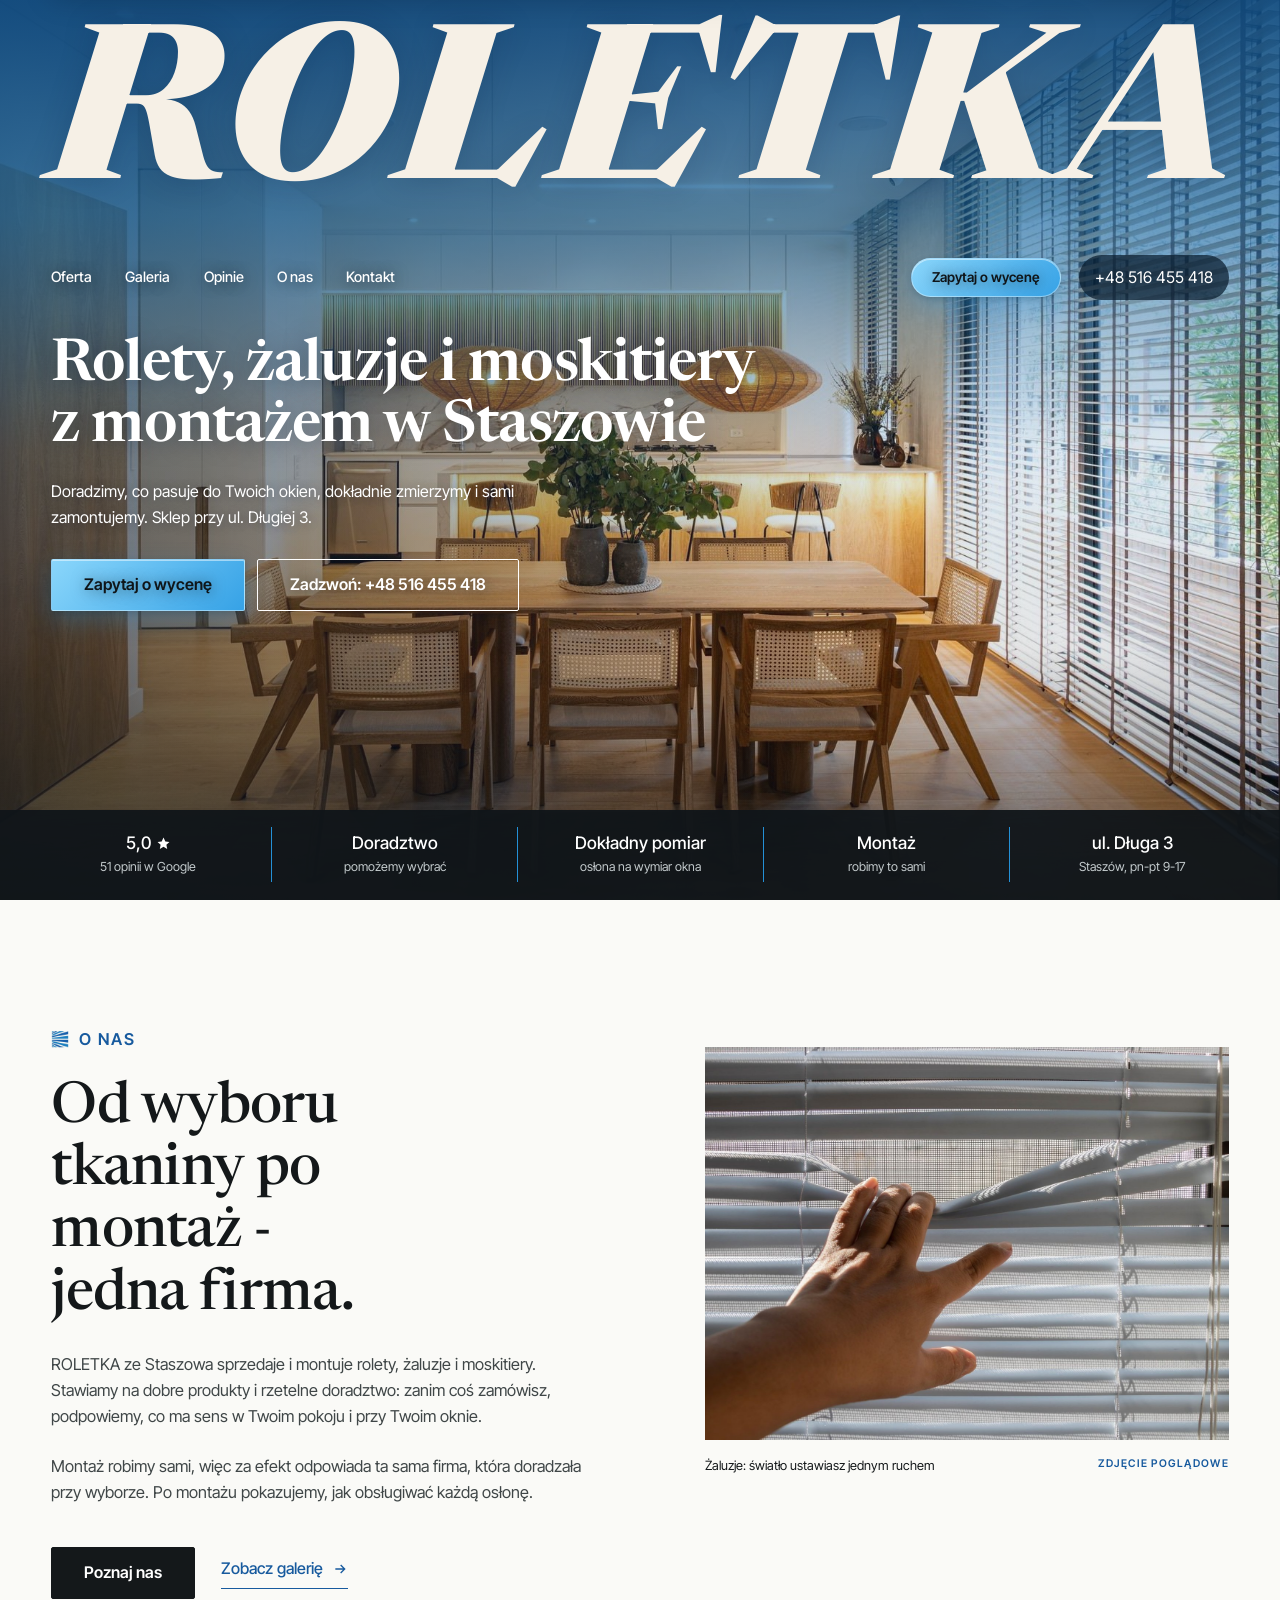
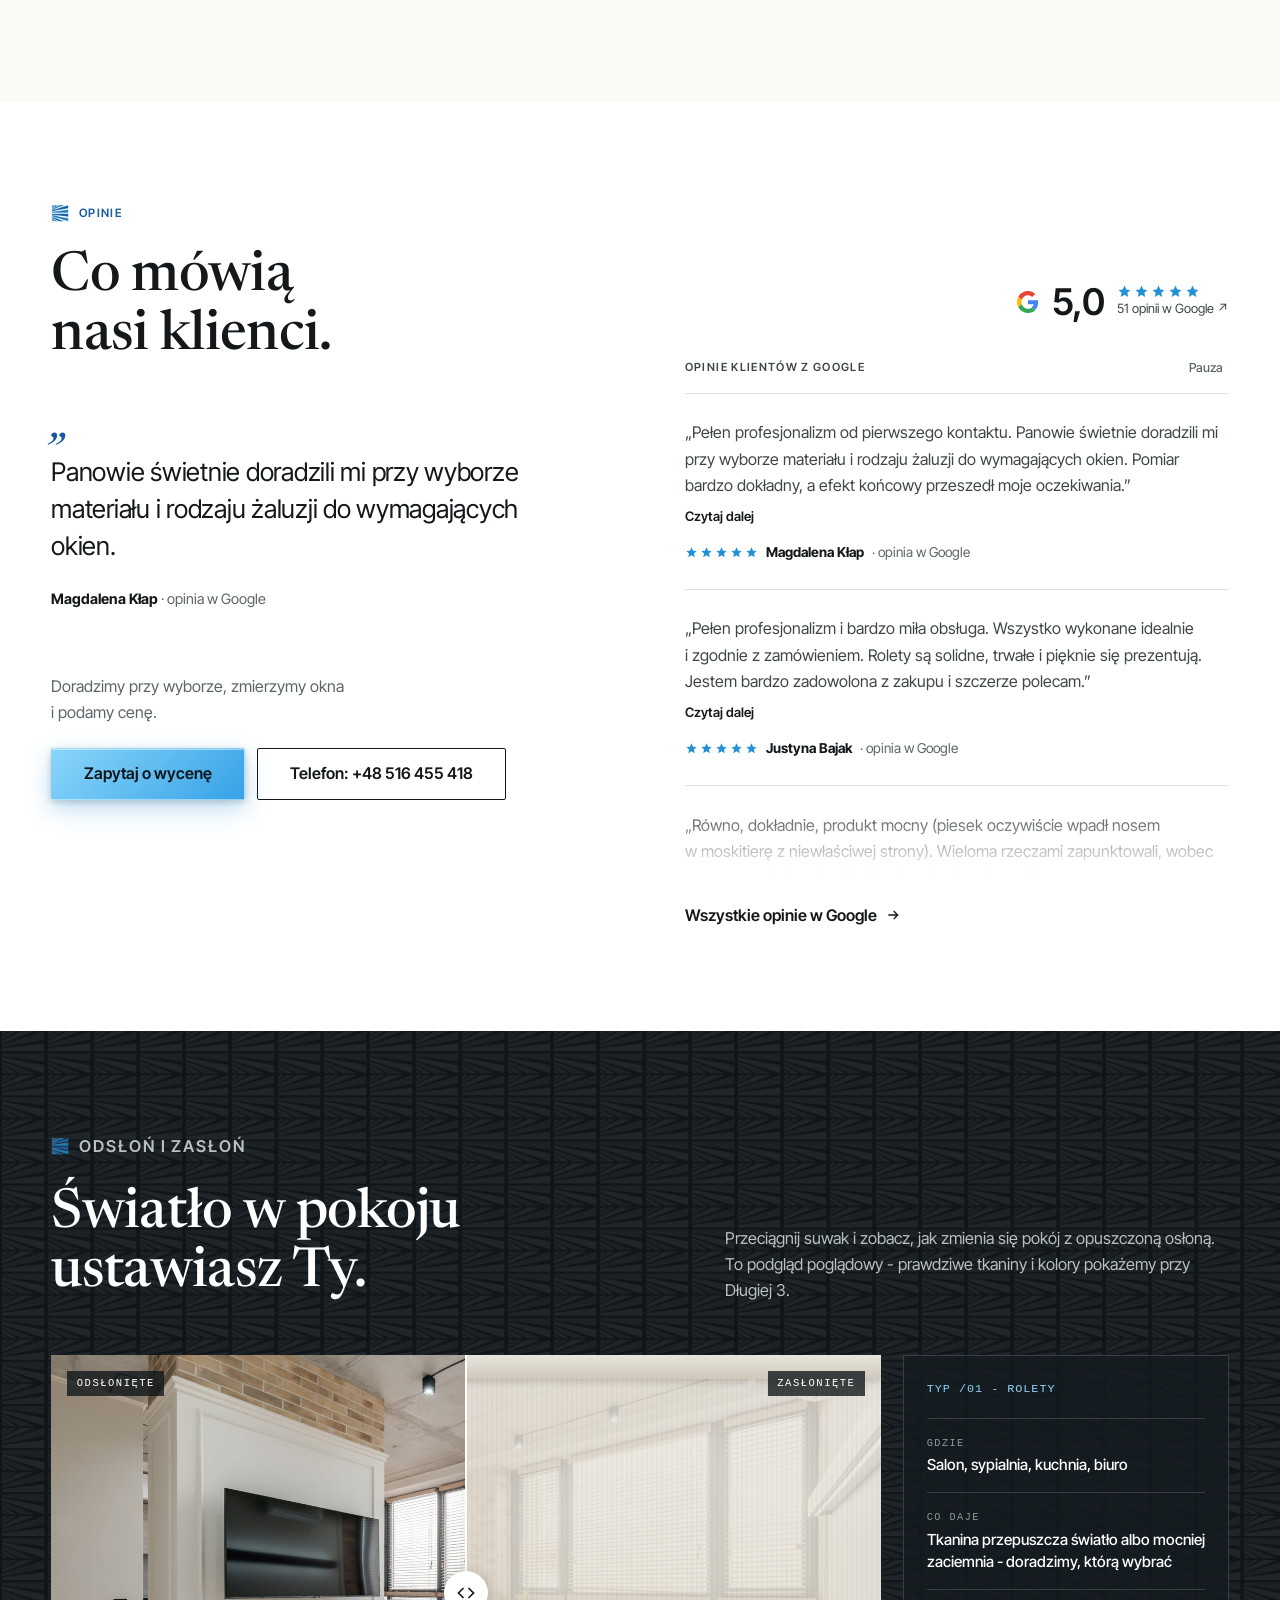
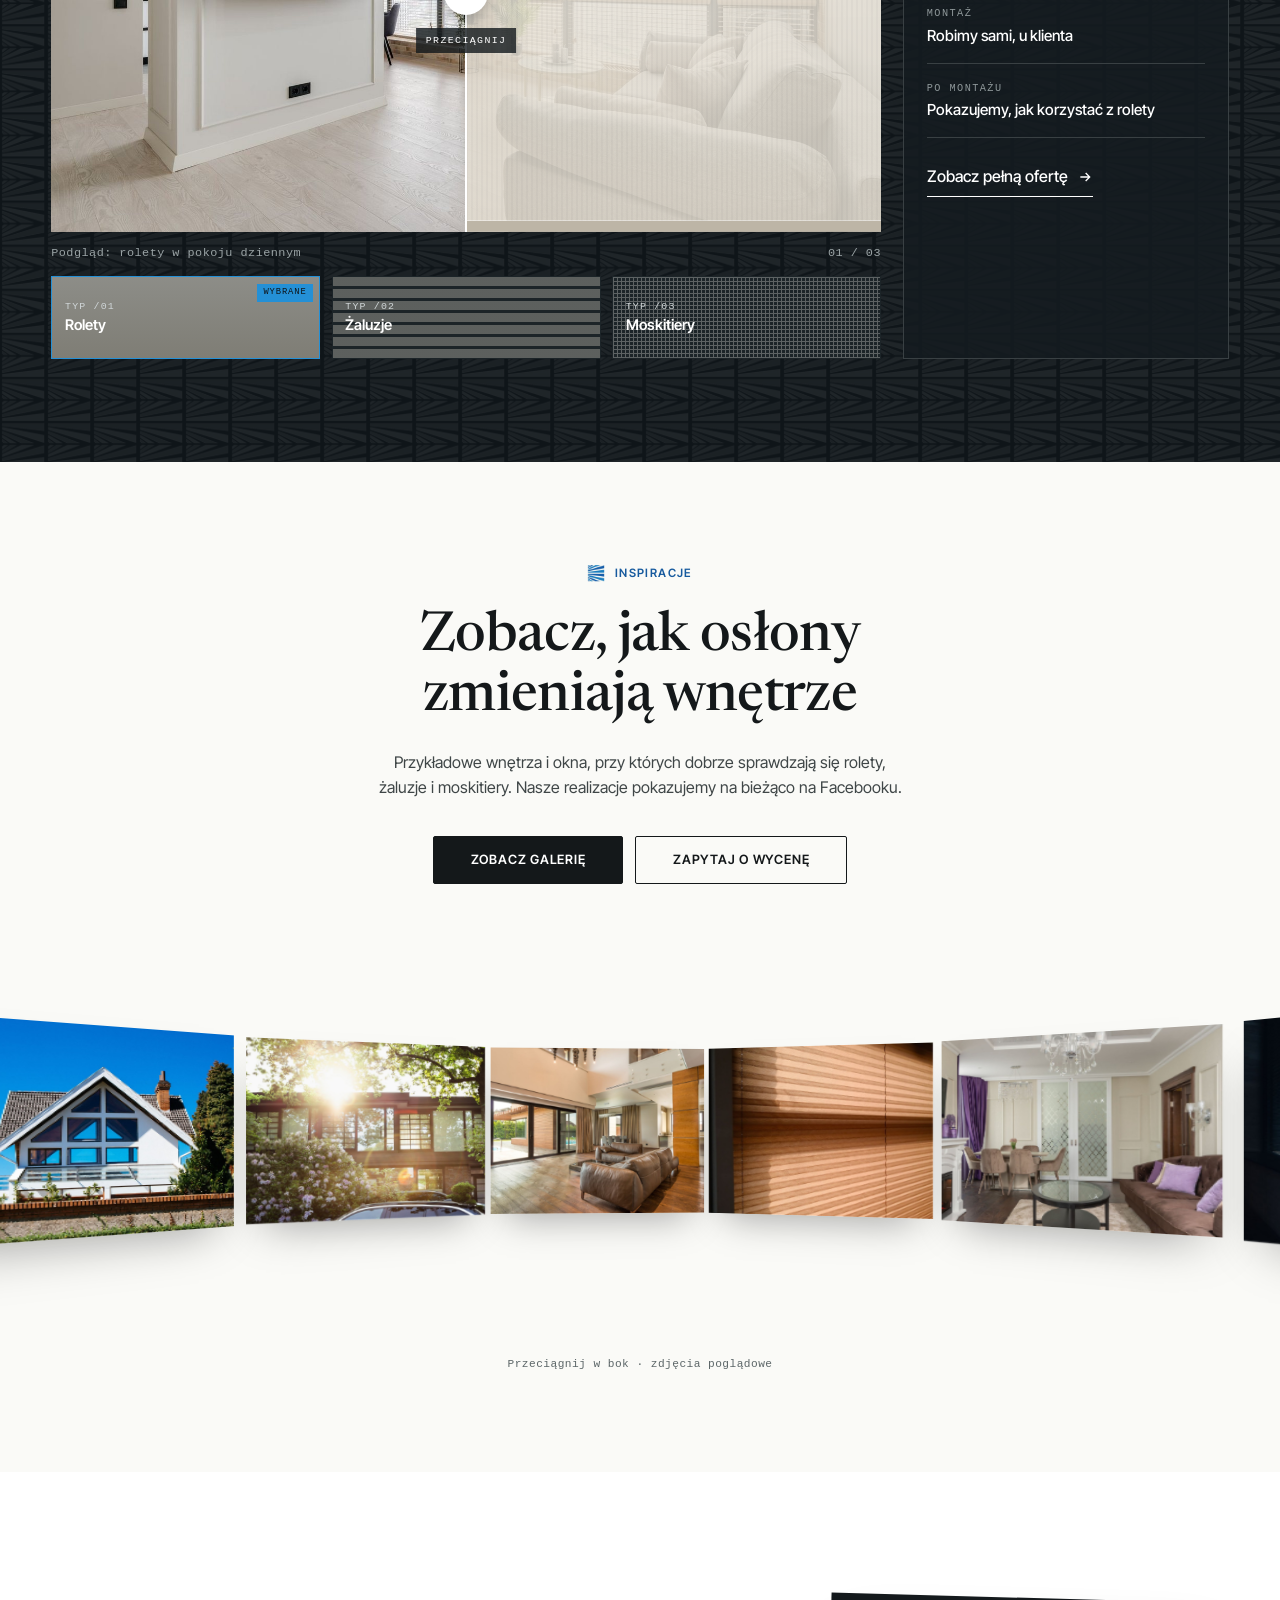
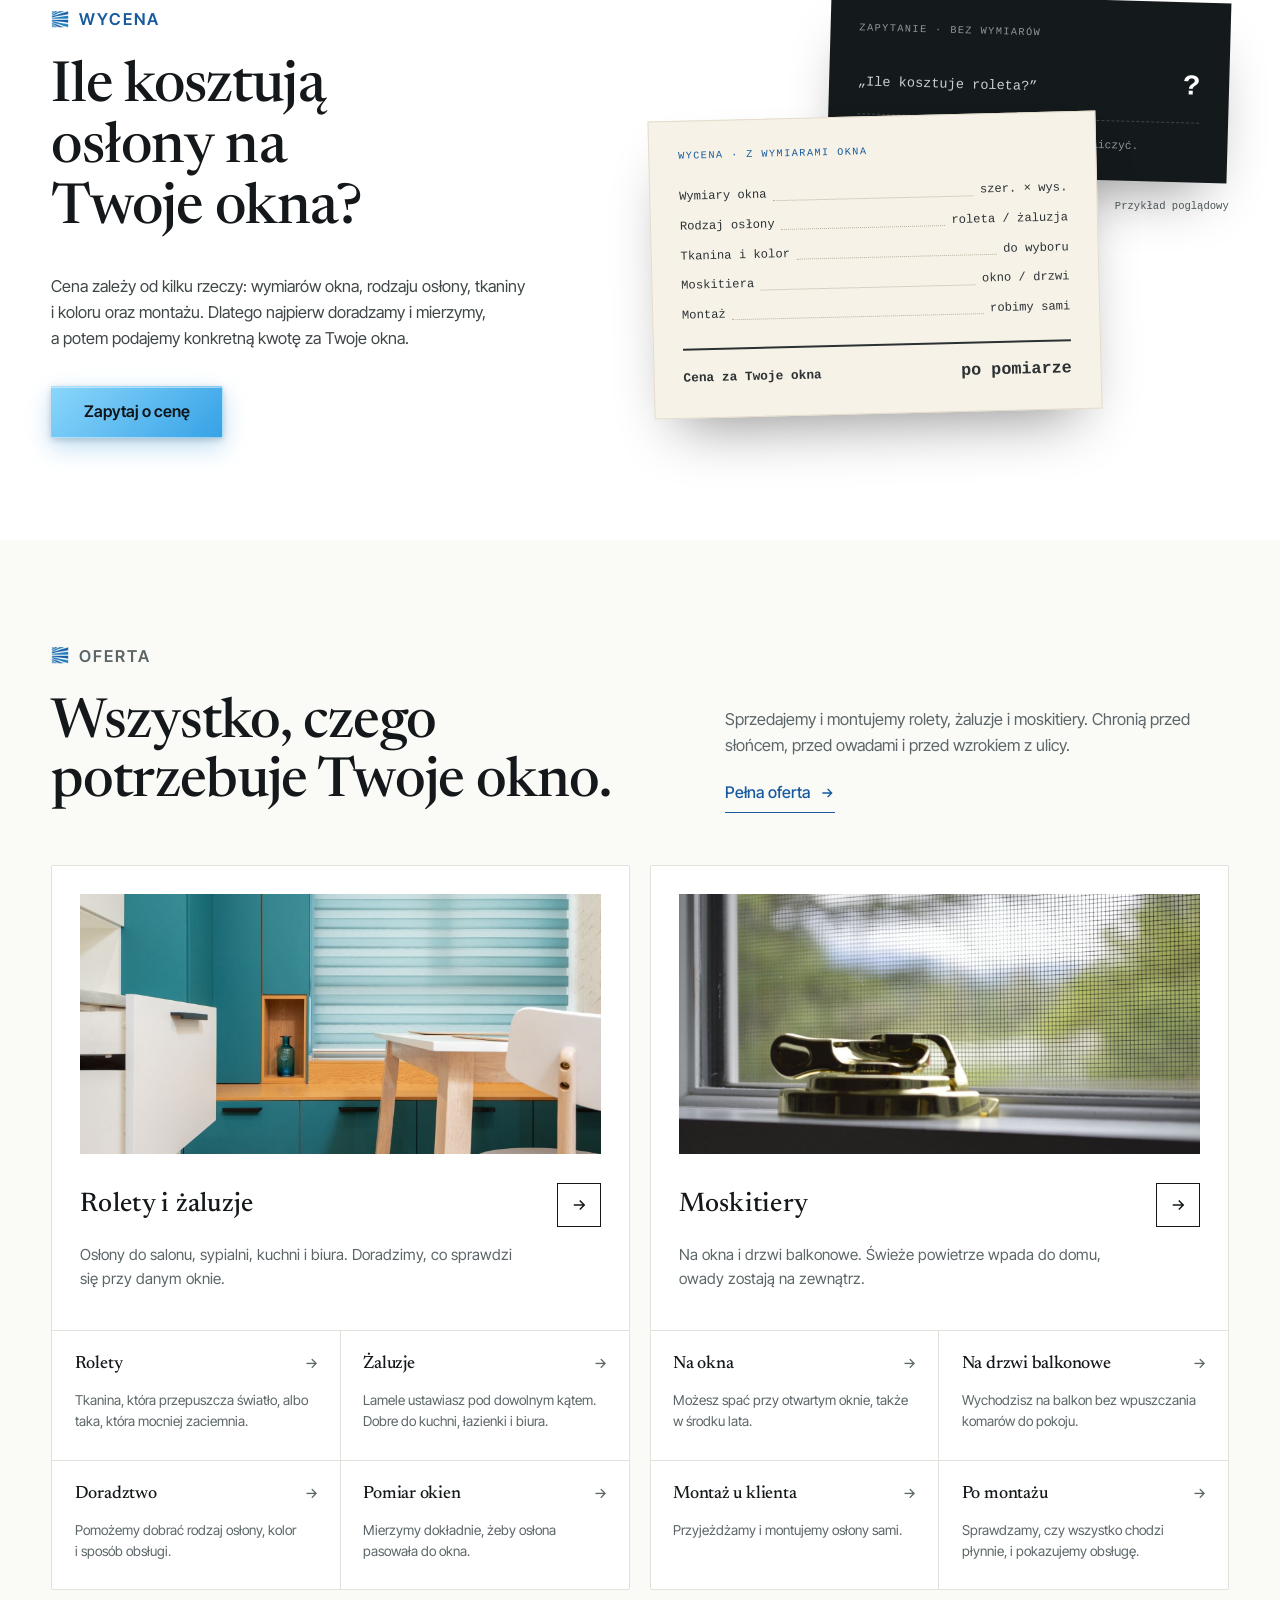
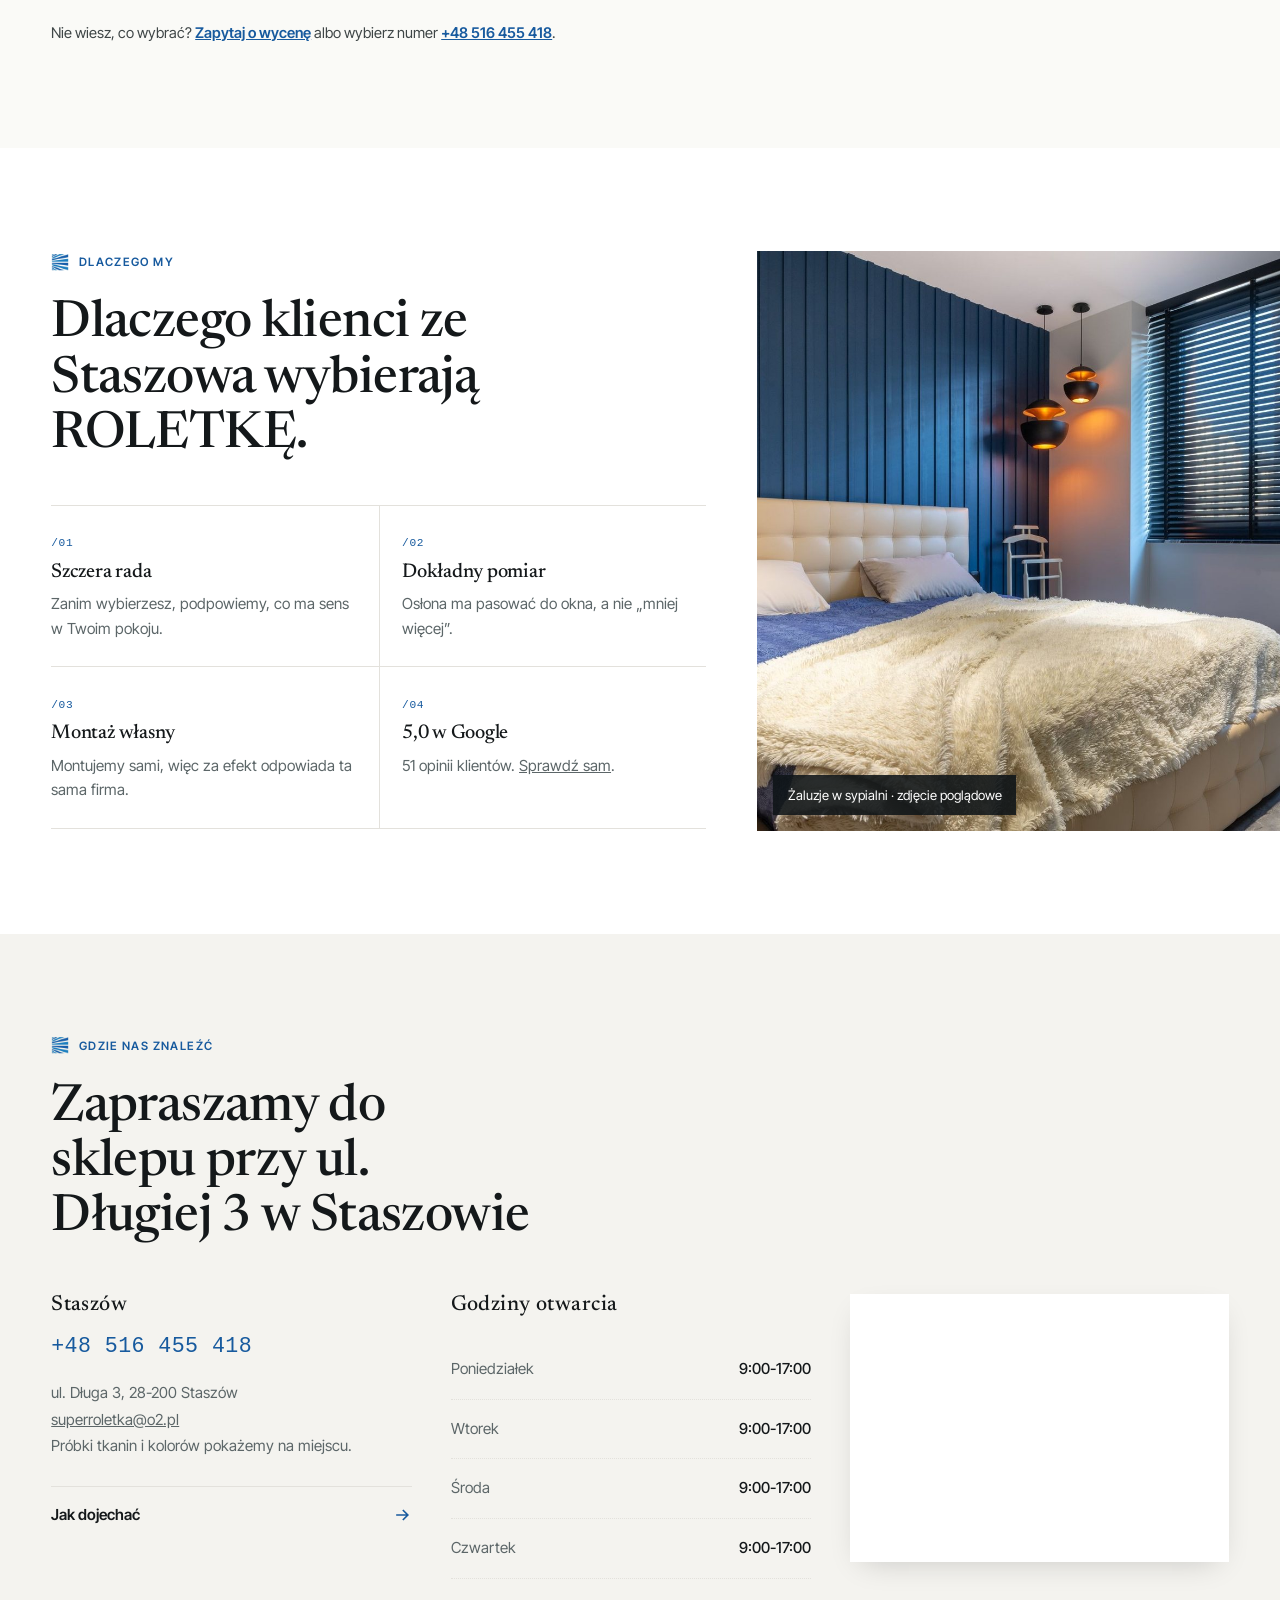
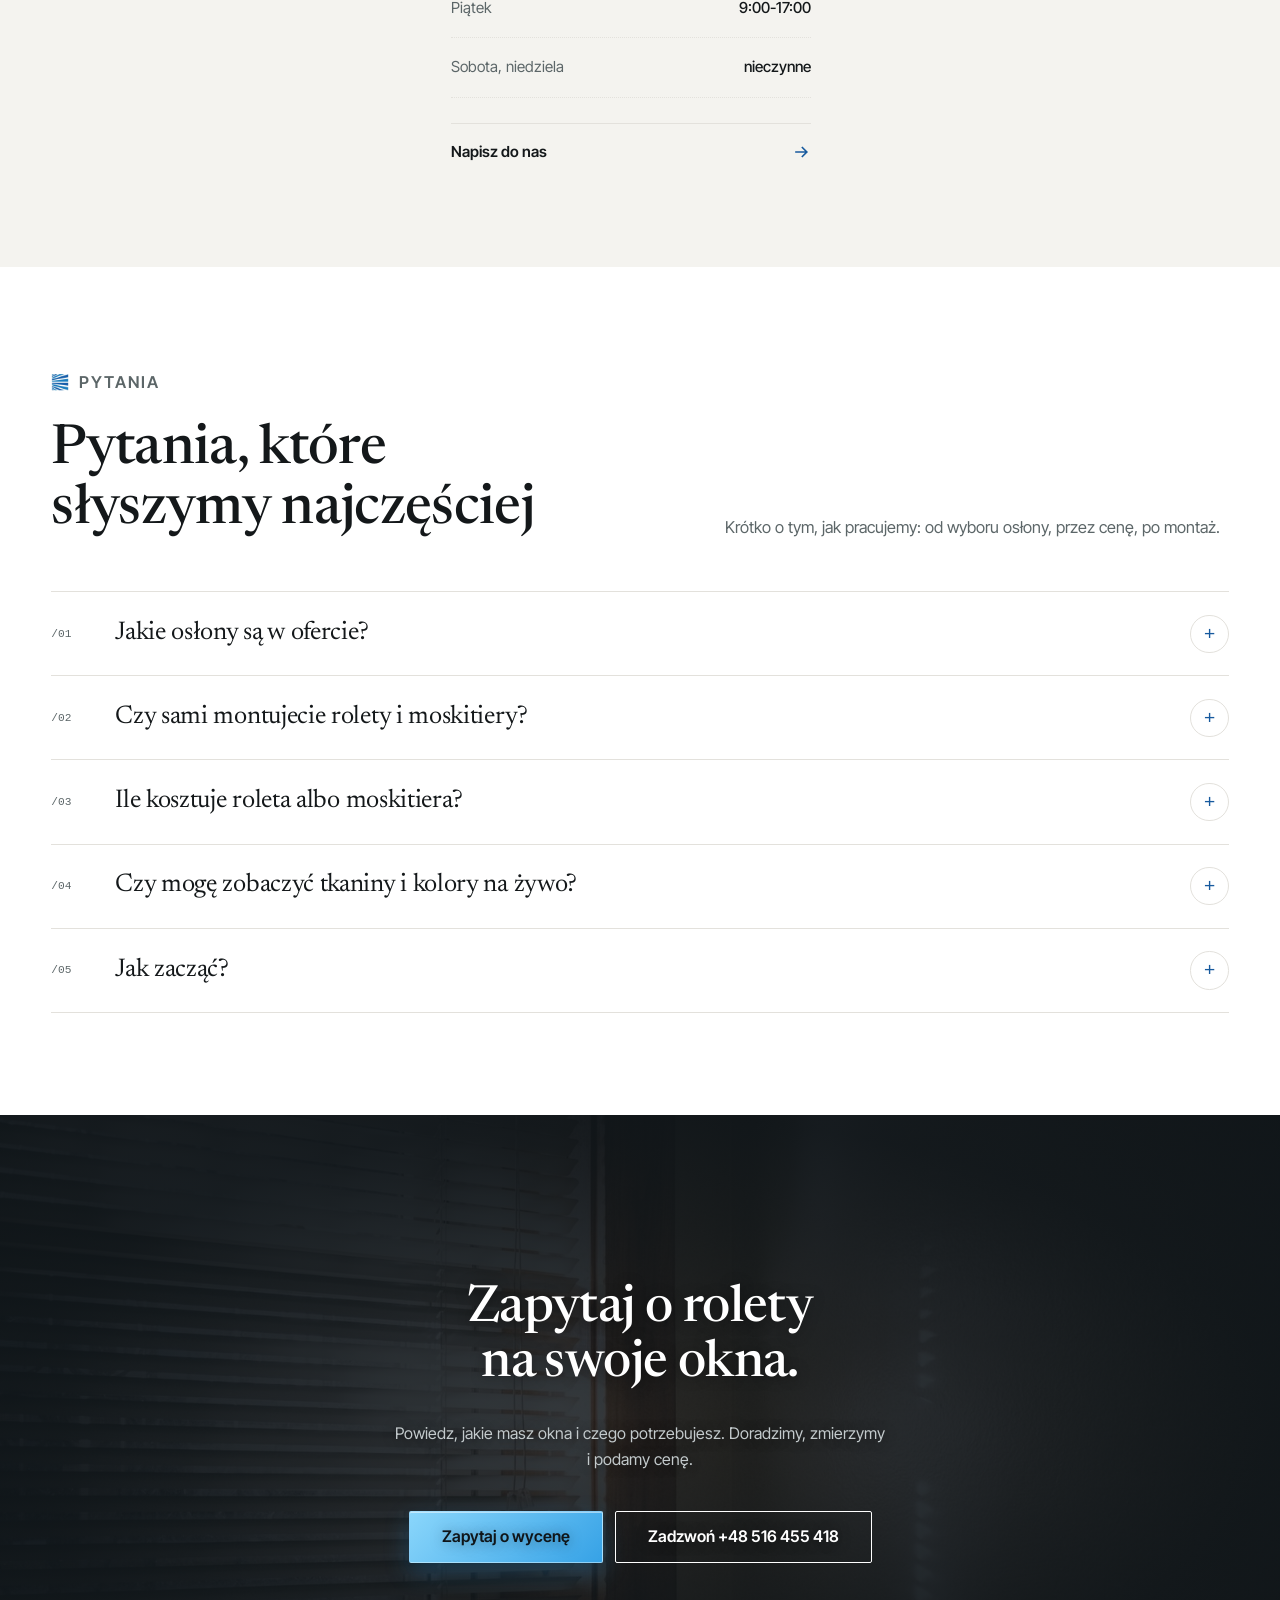
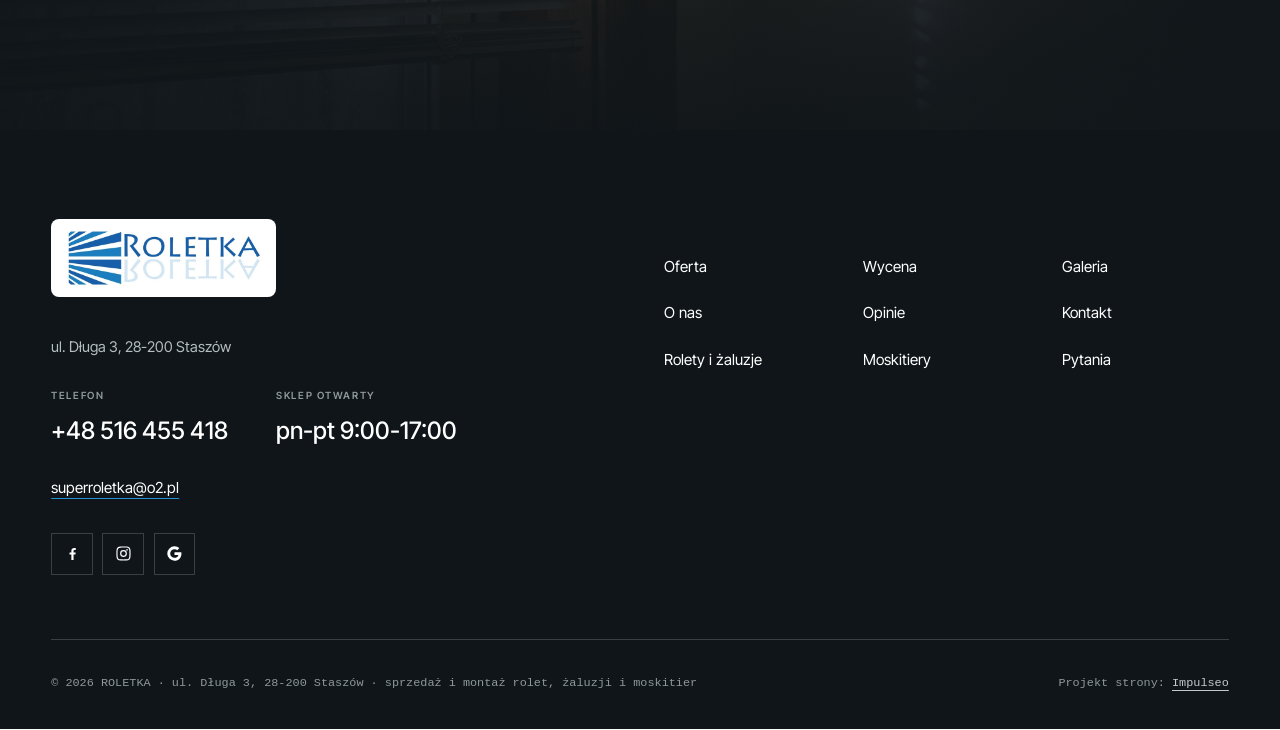
<file: index.html>
<!DOCTYPE html>
<html lang="pl">
<head>
<meta charset="UTF-8">
<meta name="viewport" content="width=device-width, initial-scale=1.0">
<title>ROLETKA Staszów - rolety, żaluzje i&nbsp;moskitiery z&nbsp;montażem</title>
<meta name="description" content="ROLETKA ze Staszowa: sprzedaż i montaż rolet, żaluzji i moskitier. Doradzamy, mierzymy i montujemy. Ocena 5,0 w Google. Ul. Długa 3, Staszów.">
<link rel="canonical" href="https://impulseo-pl.github.io/roletka/">
<meta name="robots" content="noindex, nofollow">
<meta name="theme-color" content="#0f1519">
<meta property="og:type" content="website">
<meta property="og:locale" content="pl_PL">
<meta property="og:site_name" content="ROLETKA">
<meta property="og:title" content="ROLETKA Staszów - rolety, żaluzje i moskitiery z montażem">
<meta property="og:description" content="ROLETKA ze Staszowa: sprzedaż i montaż rolet, żaluzji i moskitier. Doradzamy, mierzymy i montujemy. Ocena 5,0 w Google. Ul. Długa 3, Staszów.">
<meta property="og:url" content="https://impulseo-pl.github.io/roletka/">
<meta property="og:image" content="https://impulseo-pl.github.io/roletka/img/og.jpg">
<meta property="og:image:width" content="1200">
<meta property="og:image:height" content="630">
<meta name="twitter:card" content="summary_large_image">
<link rel="icon" href="img/mark.png">
<script type="application/ld+json">{"@context": "https://schema.org", "@type": "LocalBusiness", "name": "ROLETKA", "url": "https://impulseo-pl.github.io/roletka/", "telephone": "+48516455418", "email": "superroletka@o2.pl", "image": "https://impulseo-pl.github.io/roletka/img/og.jpg", "address": {"@type": "PostalAddress", "streetAddress": "ul. Długa 3", "postalCode": "28-200", "addressLocality": "Staszów", "addressCountry": "PL"}, "openingHours": "Mo-Fr 09:00-17:00", "aggregateRating": {"@type": "AggregateRating", "ratingValue": "5.0", "reviewCount": "51"}, "sameAs": ["https://www.facebook.com/roletkastaszow/", "https://www.instagram.com/roletkastaszow/"]}</script>
<link rel="preconnect" href="https://fonts.googleapis.com">
<link rel="preconnect" href="https://fonts.gstatic.com" crossorigin>
<link href="https://fonts.googleapis.com/css2?family=Inter+Tight:wght@400;500;600&family=Newsreader:ital,opsz,wght@0,6..72,400..600;1,6..72,800&display=swap" rel="stylesheet">
<link rel="stylesheet" href="assets/styles.css?v=20261113">
<meta name="nb-deploy" content="e4530409fd41">
</head>
<body>
<a class="skip" href="#tresc">Przejdź do treści</a>
<header class="floatbar" aria-label="Nawigacja">
  <a class="fb-logo" href="index.html" aria-label="ROLETKA - strona główna"><img class="logo-img" src="img/logo.png" alt="ROLETKA" width="630" height="186"></a>
  <nav class="fb-nav"><a href="oferta.html">Oferta</a><a href="realizacje.html">Galeria</a><a href="index.html#opinie">Opinie</a><a href="o-nas.html">O&nbsp;nas</a><a href="kontakt.html">Kontakt</a></nav>
  <div class="fb-right"><a class="pill-cta" href="kontakt.html">Zapytaj o&nbsp;wycenę</a><a class="top-phone" href="tel:+48516455418">+48 516 455 418</a><button class="burger" aria-label="Otwórz menu" aria-expanded="false"><span></span></button></div>
</header>
<nav class="mnav" aria-label="Menu mobilne"><button class="mnav-close" aria-label="Zamknij menu">×</button><a href="index.html">Strona główna</a><a href="oferta.html">Oferta</a><a href="realizacje.html">Galeria</a><a href="index.html#opinie">Opinie</a><a href="o-nas.html">O&nbsp;nas</a><a href="kontakt.html">Kontakt</a><a class="cta-fill" href="tel:+48516455418">Zadzwoń +48 516 455 418</a></nav>
<main id="tresc">
<section class="hero" aria-labelledby="hero-h">
  <img class="hero-bg" src="img/hero.jpg" alt="Jasna jadalnia z drewnianymi żaluzjami na całej ścianie okien" width="1880" height="1253" fetchpriority="high">
  <p class="hero-word" aria-hidden="true">ROLETKA</p>
  <div class="topbar">
    <nav class="topnav" aria-label="Główna">
      <a href="oferta.html">Oferta</a><a href="realizacje.html">Galeria</a><a href="#opinie">Opinie</a><a href="o-nas.html">O&nbsp;nas</a><a href="kontakt.html">Kontakt</a>
    </nav>
    <div class="top-cta"><a class="pill-cta" href="kontakt.html">Zapytaj o&nbsp;wycenę</a><a class="top-phone" href="tel:+48516455418">+48 516 455 418</a><button class="burger" aria-label="Otwórz menu" aria-expanded="false"><span></span></button></div>
  </div>
  <div class="hero-copy">
    <h1 id="hero-h">Rolety, żaluzje i&nbsp;moskitiery z&nbsp;montażem w&nbsp;Staszowie</h1>
    <p class="hero-lead">Doradzimy, co pasuje do Twoich okien, dokładnie zmierzymy i&nbsp;sami zamontujemy. Sklep przy ul. Długiej 3.</p>
    <div class="cta-row"><a class="cta-fill" href="kontakt.html">Zapytaj o&nbsp;wycenę</a><a class="cta-line" href="tel:+48516455418">Zadzwoń: +48 516 455 418</a></div>
  </div>
  <div class="hero-spacer"></div>
  <div class="trustbar"><ul>
    <li><span class="k">5,0 <svg viewBox="0 0 24 24" aria-hidden="true"><path d="M12 2.5l2.9 6.1 6.6.8-4.9 4.6 1.3 6.6L12 17.3l-5.9 3.3 1.3-6.6L2.5 9.4l6.6-.8z"/></svg></span><span class="v">51 opinii w&nbsp;Google</span></li>
    <li><span class="k">Doradztwo</span><span class="v">pomożemy wybrać</span></li>
    <li><span class="k">Dokładny pomiar</span><span class="v">osłona na wymiar okna</span></li>
    <li><span class="k">Montaż</span><span class="v">robimy to sami</span></li>
    <li><span class="k">ul. Długa 3</span><span class="v">Staszów, pn-pt 9-17</span></li>
  </ul></div>
</section>

<section class="sec bg-paper" aria-labelledby="about-h">
  <div class="wrap about">
    <div class="about-txt">
      <p class="eyebrow">O&nbsp;nas</p>
      <h2 id="about-h">Od wyboru tkaniny po montaż - jedna firma.</h2>
      <p>ROLETKA ze Staszowa sprzedaje i&nbsp;montuje rolety, żaluzje i&nbsp;moskitiery. Stawiamy na dobre produkty i&nbsp;rzetelne doradztwo: zanim coś zamówisz, podpowiemy, co ma sens w&nbsp;Twoim pokoju i&nbsp;przy Twoim oknie.</p>
      <p>Montaż robimy sami, więc za efekt odpowiada ta sama firma, która doradzała przy wyborze. Po montażu pokazujemy, jak obsługiwać każdą osłonę.</p>
      <div class="cta-row"><a class="cta-dark" href="o-nas.html">Poznaj nas</a><a class="link-arrow" href="realizacje.html">Zobacz galerię <svg viewBox="0 0 24 24" fill="none" stroke="currentColor" stroke-width="2" aria-hidden="true"><path d="M5 12h14M13 6l6 6-6 6"/></svg></a></div>
    </div>
    <figure class="about-fig">
      <div class="frame"><img src="img/p-dlon.jpg" alt="Dłoń odchylająca lamele jasnej żaluzji" width="1600" height="1066"></div>
      <figcaption class="fig-cap"><span>Żaluzje: światło ustawiasz jednym ruchem</span><span class="r">Zdjęcie poglądowe</span></figcaption>
    </figure>
  </div>
</section>

<section class="sec bg-white" id="opinie" aria-labelledby="rev-h">
  <div class="wrap rev">
    <div>
      <p class="eyebrow">Opinie</p>
      <h2 id="rev-h">Co mówią nasi klienci.</h2>
      <div class="rev-quote"><span class="qm">„</span>
        <blockquote>Panowie świetnie doradzili mi przy wyborze materiału i&nbsp;rodzaju żaluzji do wymagających okien.</blockquote>
        <p class="who"><b>Magdalena Kłap</b> · opinia w&nbsp;Google</p>
      </div>
      <div class="rev-left-cta">
        <p>Doradzimy przy wyborze, zmierzymy okna i&nbsp;podamy cenę.</p>
        <div class="cta-row"><a class="cta-fill" href="kontakt.html">Zapytaj o&nbsp;wycenę</a><a class="cta-line ink" href="tel:+48516455418">Telefon: +48 516 455 418</a></div>
      </div>
    </div>
    <div>
      <div class="rating-row"><a class="rating" href="https://maps.google.com/?cid=5020246042224176464" target="_blank" rel="noopener"><svg class="g" viewBox="0 0 48 48" aria-hidden="true"><path fill="#EA4335" d="M24 9.5c3.5 0 6.6 1.2 9 3.5l6.7-6.7C35.6 2.4 30.2 0 24 0 14.6 0 6.6 5.4 2.7 13.3l7.8 6C12.4 13.6 17.7 9.5 24 9.5z"/><path fill="#4285F4" d="M46.1 24.5c0-1.6-.1-3.1-.4-4.5H24v9h12.4c-.5 2.9-2.2 5.3-4.6 6.9l7.5 5.8c4.4-4 6.8-10 6.8-17.2z"/><path fill="#FBBC05" d="M10.5 28.7c-.5-1.4-.8-3-.8-4.7s.3-3.2.8-4.7l-7.8-6C1 16.6 0 20.2 0 24s1 7.4 2.7 10.7l7.8-6z"/><path fill="#34A853" d="M24 48c6.5 0 11.9-2.1 15.9-5.8l-7.5-5.8c-2.1 1.4-4.8 2.3-8.4 2.3-6.3 0-11.6-4.1-13.5-9.8l-7.8 6C6.6 42.6 14.6 48 24 48z"/></svg><span class="num">5,0</span><span><span class="stars" aria-label="5 na 5"><svg viewBox="0 0 24 24" aria-hidden="true"><path d="M12 2.5l2.9 6.1 6.6.8-4.9 4.6 1.3 6.6L12 17.3l-5.9 3.3 1.3-6.6L2.5 9.4l6.6-.8z"/></svg><svg viewBox="0 0 24 24" aria-hidden="true"><path d="M12 2.5l2.9 6.1 6.6.8-4.9 4.6 1.3 6.6L12 17.3l-5.9 3.3 1.3-6.6L2.5 9.4l6.6-.8z"/></svg><svg viewBox="0 0 24 24" aria-hidden="true"><path d="M12 2.5l2.9 6.1 6.6.8-4.9 4.6 1.3 6.6L12 17.3l-5.9 3.3 1.3-6.6L2.5 9.4l6.6-.8z"/></svg><svg viewBox="0 0 24 24" aria-hidden="true"><path d="M12 2.5l2.9 6.1 6.6.8-4.9 4.6 1.3 6.6L12 17.3l-5.9 3.3 1.3-6.6L2.5 9.4l6.6-.8z"/></svg><svg viewBox="0 0 24 24" aria-hidden="true"><path d="M12 2.5l2.9 6.1 6.6.8-4.9 4.6 1.3 6.6L12 17.3l-5.9 3.3 1.3-6.6L2.5 9.4l6.6-.8z"/></svg></span><small>51 opinii w&nbsp;Google ↗</small></span></a></div>
      <div class="rev-list-head"><span>Opinie klientów z&nbsp;Google</span><button class="rev-pause" type="button">Pauza</button></div>
      <div class="rev-window"><div class="rev-track"><div class="rev-item"><p>„Pełen profesjonalizm od pierwszego kontaktu. Panowie świetnie doradzili mi przy wyborze materiału i&nbsp;rodzaju żaluzji do wymagających okien. Pomiar bardzo dokładny, a&nbsp;efekt końcowy przeszedł moje oczekiwania.”</p><button class="rev-more" type="button">Czytaj dalej</button>
<div class="rev-meta"><span class="stars" aria-label="5 na 5"><svg viewBox="0 0 24 24" aria-hidden="true"><path d="M12 2.5l2.9 6.1 6.6.8-4.9 4.6 1.3 6.6L12 17.3l-5.9 3.3 1.3-6.6L2.5 9.4l6.6-.8z"/></svg><svg viewBox="0 0 24 24" aria-hidden="true"><path d="M12 2.5l2.9 6.1 6.6.8-4.9 4.6 1.3 6.6L12 17.3l-5.9 3.3 1.3-6.6L2.5 9.4l6.6-.8z"/></svg><svg viewBox="0 0 24 24" aria-hidden="true"><path d="M12 2.5l2.9 6.1 6.6.8-4.9 4.6 1.3 6.6L12 17.3l-5.9 3.3 1.3-6.6L2.5 9.4l6.6-.8z"/></svg><svg viewBox="0 0 24 24" aria-hidden="true"><path d="M12 2.5l2.9 6.1 6.6.8-4.9 4.6 1.3 6.6L12 17.3l-5.9 3.3 1.3-6.6L2.5 9.4l6.6-.8z"/></svg><svg viewBox="0 0 24 24" aria-hidden="true"><path d="M12 2.5l2.9 6.1 6.6.8-4.9 4.6 1.3 6.6L12 17.3l-5.9 3.3 1.3-6.6L2.5 9.4l6.6-.8z"/></svg></span><b>Magdalena Kłap</b> · opinia w&nbsp;Google</div></div><div class="rev-item"><p>„Pełen profesjonalizm i&nbsp;bardzo miła obsługa. Wszystko wykonane idealnie i&nbsp;zgodnie z&nbsp;zamówieniem. Rolety są solidne, trwałe i&nbsp;pięknie się prezentują. Jestem bardzo zadowolona z&nbsp;zakupu i&nbsp;szczerze polecam.”</p><button class="rev-more" type="button">Czytaj dalej</button>
<div class="rev-meta"><span class="stars" aria-label="5 na 5"><svg viewBox="0 0 24 24" aria-hidden="true"><path d="M12 2.5l2.9 6.1 6.6.8-4.9 4.6 1.3 6.6L12 17.3l-5.9 3.3 1.3-6.6L2.5 9.4l6.6-.8z"/></svg><svg viewBox="0 0 24 24" aria-hidden="true"><path d="M12 2.5l2.9 6.1 6.6.8-4.9 4.6 1.3 6.6L12 17.3l-5.9 3.3 1.3-6.6L2.5 9.4l6.6-.8z"/></svg><svg viewBox="0 0 24 24" aria-hidden="true"><path d="M12 2.5l2.9 6.1 6.6.8-4.9 4.6 1.3 6.6L12 17.3l-5.9 3.3 1.3-6.6L2.5 9.4l6.6-.8z"/></svg><svg viewBox="0 0 24 24" aria-hidden="true"><path d="M12 2.5l2.9 6.1 6.6.8-4.9 4.6 1.3 6.6L12 17.3l-5.9 3.3 1.3-6.6L2.5 9.4l6.6-.8z"/></svg><svg viewBox="0 0 24 24" aria-hidden="true"><path d="M12 2.5l2.9 6.1 6.6.8-4.9 4.6 1.3 6.6L12 17.3l-5.9 3.3 1.3-6.6L2.5 9.4l6.6-.8z"/></svg></span><b>Justyna Bajak</b> · opinia w&nbsp;Google</div></div><div class="rev-item"><p>„Równo, dokładnie, produkt mocny (piesek oczywiście wpadł nosem w&nbsp;moskitierę z&nbsp;niewłaściwej strony). Wieloma rzeczami zapunktowali, wobec czego u&nbsp;mnie 5 gwiazdek. Pozdrawiam i&nbsp;polecam.”</p><button class="rev-more" type="button">Czytaj dalej</button>
<div class="rev-meta"><span class="stars" aria-label="5 na 5"><svg viewBox="0 0 24 24" aria-hidden="true"><path d="M12 2.5l2.9 6.1 6.6.8-4.9 4.6 1.3 6.6L12 17.3l-5.9 3.3 1.3-6.6L2.5 9.4l6.6-.8z"/></svg><svg viewBox="0 0 24 24" aria-hidden="true"><path d="M12 2.5l2.9 6.1 6.6.8-4.9 4.6 1.3 6.6L12 17.3l-5.9 3.3 1.3-6.6L2.5 9.4l6.6-.8z"/></svg><svg viewBox="0 0 24 24" aria-hidden="true"><path d="M12 2.5l2.9 6.1 6.6.8-4.9 4.6 1.3 6.6L12 17.3l-5.9 3.3 1.3-6.6L2.5 9.4l6.6-.8z"/></svg><svg viewBox="0 0 24 24" aria-hidden="true"><path d="M12 2.5l2.9 6.1 6.6.8-4.9 4.6 1.3 6.6L12 17.3l-5.9 3.3 1.3-6.6L2.5 9.4l6.6-.8z"/></svg><svg viewBox="0 0 24 24" aria-hidden="true"><path d="M12 2.5l2.9 6.1 6.6.8-4.9 4.6 1.3 6.6L12 17.3l-5.9 3.3 1.3-6.6L2.5 9.4l6.6-.8z"/></svg></span><b>Marzena Maj</b> · opinia w&nbsp;Google</div></div><div class="rev-item"><p>„Bardzo polecam tę firmę! Rolety prezentują się świetnie, montaż wykonany dokładnie i&nbsp;estetycznie. Miła obsługa, dobry kontakt i&nbsp;pełen profesjonalizm. Dziękuję i&nbsp;polecam innym!”</p><button class="rev-more" type="button">Czytaj dalej</button>
<div class="rev-meta"><span class="stars" aria-label="5 na 5"><svg viewBox="0 0 24 24" aria-hidden="true"><path d="M12 2.5l2.9 6.1 6.6.8-4.9 4.6 1.3 6.6L12 17.3l-5.9 3.3 1.3-6.6L2.5 9.4l6.6-.8z"/></svg><svg viewBox="0 0 24 24" aria-hidden="true"><path d="M12 2.5l2.9 6.1 6.6.8-4.9 4.6 1.3 6.6L12 17.3l-5.9 3.3 1.3-6.6L2.5 9.4l6.6-.8z"/></svg><svg viewBox="0 0 24 24" aria-hidden="true"><path d="M12 2.5l2.9 6.1 6.6.8-4.9 4.6 1.3 6.6L12 17.3l-5.9 3.3 1.3-6.6L2.5 9.4l6.6-.8z"/></svg><svg viewBox="0 0 24 24" aria-hidden="true"><path d="M12 2.5l2.9 6.1 6.6.8-4.9 4.6 1.3 6.6L12 17.3l-5.9 3.3 1.3-6.6L2.5 9.4l6.6-.8z"/></svg><svg viewBox="0 0 24 24" aria-hidden="true"><path d="M12 2.5l2.9 6.1 6.6.8-4.9 4.6 1.3 6.6L12 17.3l-5.9 3.3 1.3-6.6L2.5 9.4l6.6-.8z"/></svg></span><b>Małgorzata Ferrari</b> · opinia w&nbsp;Google</div></div><div aria-hidden="true"><div class="rev-item"><p>„Pełen profesjonalizm od pierwszego kontaktu. Panowie świetnie doradzili mi przy wyborze materiału i&nbsp;rodzaju żaluzji do wymagających okien. Pomiar bardzo dokładny, a&nbsp;efekt końcowy przeszedł moje oczekiwania.”</p><button class="rev-more" type="button">Czytaj dalej</button>
<div class="rev-meta"><span class="stars" aria-label="5 na 5"><svg viewBox="0 0 24 24" aria-hidden="true"><path d="M12 2.5l2.9 6.1 6.6.8-4.9 4.6 1.3 6.6L12 17.3l-5.9 3.3 1.3-6.6L2.5 9.4l6.6-.8z"/></svg><svg viewBox="0 0 24 24" aria-hidden="true"><path d="M12 2.5l2.9 6.1 6.6.8-4.9 4.6 1.3 6.6L12 17.3l-5.9 3.3 1.3-6.6L2.5 9.4l6.6-.8z"/></svg><svg viewBox="0 0 24 24" aria-hidden="true"><path d="M12 2.5l2.9 6.1 6.6.8-4.9 4.6 1.3 6.6L12 17.3l-5.9 3.3 1.3-6.6L2.5 9.4l6.6-.8z"/></svg><svg viewBox="0 0 24 24" aria-hidden="true"><path d="M12 2.5l2.9 6.1 6.6.8-4.9 4.6 1.3 6.6L12 17.3l-5.9 3.3 1.3-6.6L2.5 9.4l6.6-.8z"/></svg><svg viewBox="0 0 24 24" aria-hidden="true"><path d="M12 2.5l2.9 6.1 6.6.8-4.9 4.6 1.3 6.6L12 17.3l-5.9 3.3 1.3-6.6L2.5 9.4l6.6-.8z"/></svg></span><b>Magdalena Kłap</b> · opinia w&nbsp;Google</div></div><div class="rev-item"><p>„Pełen profesjonalizm i&nbsp;bardzo miła obsługa. Wszystko wykonane idealnie i&nbsp;zgodnie z&nbsp;zamówieniem. Rolety są solidne, trwałe i&nbsp;pięknie się prezentują. Jestem bardzo zadowolona z&nbsp;zakupu i&nbsp;szczerze polecam.”</p><button class="rev-more" type="button">Czytaj dalej</button>
<div class="rev-meta"><span class="stars" aria-label="5 na 5"><svg viewBox="0 0 24 24" aria-hidden="true"><path d="M12 2.5l2.9 6.1 6.6.8-4.9 4.6 1.3 6.6L12 17.3l-5.9 3.3 1.3-6.6L2.5 9.4l6.6-.8z"/></svg><svg viewBox="0 0 24 24" aria-hidden="true"><path d="M12 2.5l2.9 6.1 6.6.8-4.9 4.6 1.3 6.6L12 17.3l-5.9 3.3 1.3-6.6L2.5 9.4l6.6-.8z"/></svg><svg viewBox="0 0 24 24" aria-hidden="true"><path d="M12 2.5l2.9 6.1 6.6.8-4.9 4.6 1.3 6.6L12 17.3l-5.9 3.3 1.3-6.6L2.5 9.4l6.6-.8z"/></svg><svg viewBox="0 0 24 24" aria-hidden="true"><path d="M12 2.5l2.9 6.1 6.6.8-4.9 4.6 1.3 6.6L12 17.3l-5.9 3.3 1.3-6.6L2.5 9.4l6.6-.8z"/></svg><svg viewBox="0 0 24 24" aria-hidden="true"><path d="M12 2.5l2.9 6.1 6.6.8-4.9 4.6 1.3 6.6L12 17.3l-5.9 3.3 1.3-6.6L2.5 9.4l6.6-.8z"/></svg></span><b>Justyna Bajak</b> · opinia w&nbsp;Google</div></div><div class="rev-item"><p>„Równo, dokładnie, produkt mocny (piesek oczywiście wpadł nosem w&nbsp;moskitierę z&nbsp;niewłaściwej strony). Wieloma rzeczami zapunktowali, wobec czego u&nbsp;mnie 5 gwiazdek. Pozdrawiam i&nbsp;polecam.”</p><button class="rev-more" type="button">Czytaj dalej</button>
<div class="rev-meta"><span class="stars" aria-label="5 na 5"><svg viewBox="0 0 24 24" aria-hidden="true"><path d="M12 2.5l2.9 6.1 6.6.8-4.9 4.6 1.3 6.6L12 17.3l-5.9 3.3 1.3-6.6L2.5 9.4l6.6-.8z"/></svg><svg viewBox="0 0 24 24" aria-hidden="true"><path d="M12 2.5l2.9 6.1 6.6.8-4.9 4.6 1.3 6.6L12 17.3l-5.9 3.3 1.3-6.6L2.5 9.4l6.6-.8z"/></svg><svg viewBox="0 0 24 24" aria-hidden="true"><path d="M12 2.5l2.9 6.1 6.6.8-4.9 4.6 1.3 6.6L12 17.3l-5.9 3.3 1.3-6.6L2.5 9.4l6.6-.8z"/></svg><svg viewBox="0 0 24 24" aria-hidden="true"><path d="M12 2.5l2.9 6.1 6.6.8-4.9 4.6 1.3 6.6L12 17.3l-5.9 3.3 1.3-6.6L2.5 9.4l6.6-.8z"/></svg><svg viewBox="0 0 24 24" aria-hidden="true"><path d="M12 2.5l2.9 6.1 6.6.8-4.9 4.6 1.3 6.6L12 17.3l-5.9 3.3 1.3-6.6L2.5 9.4l6.6-.8z"/></svg></span><b>Marzena Maj</b> · opinia w&nbsp;Google</div></div><div class="rev-item"><p>„Bardzo polecam tę firmę! Rolety prezentują się świetnie, montaż wykonany dokładnie i&nbsp;estetycznie. Miła obsługa, dobry kontakt i&nbsp;pełen profesjonalizm. Dziękuję i&nbsp;polecam innym!”</p><button class="rev-more" type="button">Czytaj dalej</button>
<div class="rev-meta"><span class="stars" aria-label="5 na 5"><svg viewBox="0 0 24 24" aria-hidden="true"><path d="M12 2.5l2.9 6.1 6.6.8-4.9 4.6 1.3 6.6L12 17.3l-5.9 3.3 1.3-6.6L2.5 9.4l6.6-.8z"/></svg><svg viewBox="0 0 24 24" aria-hidden="true"><path d="M12 2.5l2.9 6.1 6.6.8-4.9 4.6 1.3 6.6L12 17.3l-5.9 3.3 1.3-6.6L2.5 9.4l6.6-.8z"/></svg><svg viewBox="0 0 24 24" aria-hidden="true"><path d="M12 2.5l2.9 6.1 6.6.8-4.9 4.6 1.3 6.6L12 17.3l-5.9 3.3 1.3-6.6L2.5 9.4l6.6-.8z"/></svg><svg viewBox="0 0 24 24" aria-hidden="true"><path d="M12 2.5l2.9 6.1 6.6.8-4.9 4.6 1.3 6.6L12 17.3l-5.9 3.3 1.3-6.6L2.5 9.4l6.6-.8z"/></svg><svg viewBox="0 0 24 24" aria-hidden="true"><path d="M12 2.5l2.9 6.1 6.6.8-4.9 4.6 1.3 6.6L12 17.3l-5.9 3.3 1.3-6.6L2.5 9.4l6.6-.8z"/></svg></span><b>Małgorzata Ferrari</b> · opinia w&nbsp;Google</div></div></div></div></div>
      <a class="rev-all" href="https://maps.google.com/?cid=5020246042224176464" target="_blank" rel="noopener">Wszystkie opinie w&nbsp;Google <svg viewBox="0 0 24 24" fill="none" stroke="currentColor" stroke-width="2" aria-hidden="true"><path d="M5 12h14M13 6l6 6-6 6"/></svg></a>
    </div>
  </div>
</section>

<section class="sec bg-ink dark-pat on-dark" aria-labelledby="cmp-h">
  <div class="wrap">
    <div class="head-split">
      <div><p class="eyebrow">Odsłoń i&nbsp;zasłoń</p><h2 class="h2" id="cmp-h">Światło w&nbsp;pokoju ustawiasz Ty.</h2></div>
      <p>Przeciągnij suwak i&nbsp;zobacz, jak zmienia się pokój z&nbsp;opuszczoną osłoną. To podgląd poglądowy - prawdziwe tkaniny i&nbsp;kolory pokażemy przy Długiej 3.</p>
    </div>
    <div class="cmp-grid">
      <div>
        <div class="cmp" tabindex="0" role="slider" aria-label="Porównanie: okno odsłonięte i zasłonięte" aria-valuemin="0" aria-valuemax="100" aria-valuenow="50">
          <img src="img/p-salon.jpg" alt="Pokój dzienny z dużymi oknami" width="1600" height="1066" loading="lazy">
          <div class="cmp-after"><div class="shade rolety"></div></div>
          <div class="cmp-line"></div>
          <div class="cmp-knob"><svg viewBox="0 0 24 24" aria-hidden="true"><path d="M9 6l-6 6 6 6M15 6l6 6-6 6"/></svg></div>
          <span class="cmp-tag l">ODSŁONIĘTE</span><span class="cmp-tag r">ZASŁONIĘTE</span><span class="cmp-drag">PRZECIĄGNIJ</span>
        </div>
        <div class="cmp-foot"><span class="cmp-cap">Podgląd: rolety w&nbsp;pokoju dziennym</span><span class="cmp-cnt">01 / 03</span></div>
        <div class="cmp-tabs" role="tablist"><button class="cmp-tab" type="button" role="tab" data-k="rolety" data-cap="Podgląd: rolety w pokoju dziennym" aria-selected="true"><i class="swatch rolety" aria-hidden="true"></i><span>TYP /01<b>Rolety</b></span></button><button class="cmp-tab" type="button" role="tab" data-k="zaluzje" data-cap="Podgląd: żaluzje w pokoju dziennym" aria-selected="false"><i class="swatch zaluzje" aria-hidden="true"></i><span>TYP /02<b>Żaluzje</b></span></button><button class="cmp-tab" type="button" role="tab" data-k="moskitiery" data-cap="Podgląd: moskitiery w pokoju dziennym" aria-selected="false"><i class="swatch moskitiery" aria-hidden="true"></i><span>TYP /03<b>Moskitiery</b></span></button></div>
      </div>
      <aside class="cmp-panel"><div class="cmp-info" data-k="rolety"><p class="ttl">Typ /01 - Rolety</p><dl><dt>GDZIE</dt><dd>Salon, sypialnia, kuchnia, biuro</dd><dt>CO DAJE</dt><dd>Tkanina przepuszcza światło albo mocniej zaciemnia - doradzimy, którą wybrać</dd><dt>MONTAŻ</dt><dd>Robimy sami, u&nbsp;klienta</dd><dt>PO MONTAŻU</dt><dd>Pokazujemy, jak korzystać z&nbsp;rolety</dd></dl></div><div class="cmp-info" data-k="zaluzje" hidden><p class="ttl">Typ /02 - Żaluzje</p><dl><dt>GDZIE</dt><dd>Kuchnia, łazienka, biuro</dd><dt>CO DAJE</dt><dd>Lamele ustawiasz pod dowolnym kątem i&nbsp;regulujesz ilość światła</dd><dt>MONTAŻ</dt><dd>Robimy sami, u&nbsp;klienta</dd><dt>PO MONTAŻU</dt><dd>Sprawdzamy, czy wszystko chodzi płynnie</dd></dl></div><div class="cmp-info" data-k="moskitiery" hidden><p class="ttl">Typ /03 - Moskitiery</p><dl><dt>GDZIE</dt><dd>Okna i&nbsp;drzwi balkonowe</dd><dt>CO DAJE</dt><dd>Świeże powietrze w&nbsp;domu, owady na zewnątrz, także w&nbsp;nocy</dd><dt>MONTAŻ</dt><dd>Robimy sami, u&nbsp;klienta</dd><dt>POMIAR</dt><dd>Dokładny, żeby siatka dobrze przylegała</dd></dl></div><a class="link-arrow" href="oferta.html">Zobacz pełną ofertę <svg viewBox="0 0 24 24" fill="none" stroke="currentColor" stroke-width="2" aria-hidden="true"><path d="M5 12h14M13 6l6 6-6 6"/></svg></a></aside>
    </div>
  </div>
</section>

<section class="sec bg-paper ribbon" aria-labelledby="rib-h">
  <div class="wrap">
    <p class="eyebrow">Inspiracje</p>
    <h2 id="rib-h">Zobacz, jak osłony zmieniają wnętrze</h2>
    <p class="lead" style="max-width:min(100%,60ch);margin-inline:auto">Przykładowe wnętrza i&nbsp;okna, przy których dobrze sprawdzają się rolety, żaluzje i&nbsp;moskitiery. Nasze realizacje pokazujemy na bieżąco na Facebooku.</p>
    <div class="cta-row"><a class="cta-dark" href="realizacje.html">Zobacz galerię</a><a class="cta-line ink" href="kontakt.html">Zapytaj o&nbsp;wycenę</a></div>
  </div>
  <div class="ring" tabindex="0" aria-label="Galeria inspiracji - przeciągnij w bok albo użyj strzałek"><figure class="ring-item"><img src="img/g1.jpg" alt="Salon z przeszklonymi drzwiami tarasowymi" loading="lazy" width="1600" height="1068"></figure><figure class="ring-item"><img src="img/p-plisy.jpg" alt="Plisowana osłona w oknie w ciepłym świetle" loading="lazy" width="1600" height="1068"></figure><figure class="ring-item"><img src="img/g2.jpg" alt="Jasna jadalnia z kominkiem i dużymi drzwiami" loading="lazy" width="1600" height="1068"></figure><figure class="ring-item"><img src="img/p-ciemne.jpg" alt="Ciemne żaluzje w szerokim przeszkleniu" loading="lazy" width="1600" height="1068"></figure><figure class="ring-item"><img src="img/g4.jpg" alt="Pokój z ceglanymi ścianami i dużymi oknami" loading="lazy" width="1600" height="1068"></figure><figure class="ring-item"><img src="img/g5.jpg" alt="Jasne wnętrze z przesuwnymi drzwiami" loading="lazy" width="1600" height="1068"></figure><figure class="ring-item"><img src="img/g7.jpg" alt="Nowoczesny dom z dużymi oknami w ogrodzie" loading="lazy" width="1600" height="1068"></figure><figure class="ring-item"><img src="img/g3.jpg" alt="Okiennice na elewacji" loading="lazy" width="1600" height="1068"></figure><figure class="ring-item"><img src="img/g8.jpg" alt="Dom ze szczytowym przeszkleniem" loading="lazy" width="1600" height="1068"></figure><figure class="ring-item"><img src="img/g6.jpg" alt="Okna domu w porannym słońcu" loading="lazy" width="1600" height="1068"></figure></div>
  <p class="ring-note">Przeciągnij w&nbsp;bok · zdjęcia poglądowe</p>
</section>

<section class="sec bg-white" id="wycena" aria-labelledby="cost-h">
  <div class="wrap cost">
    <div class="cost-txt">
      <p class="eyebrow">Wycena</p>
      <h2 id="cost-h">Ile kosztują osłony na Twoje okna?</h2>
      <p>Cena zależy od kilku rzeczy: wymiarów okna, rodzaju osłony, tkaniny i&nbsp;koloru oraz montażu. Dlatego najpierw doradzamy i&nbsp;mierzymy, a&nbsp;potem podajemy konkretną kwotę za Twoje okna.</p>
      <a class="cta-fill" href="kontakt.html">Zapytaj o&nbsp;cenę</a>
    </div>
    <div class="bids" aria-label="Przykład poglądowy: zapytanie bez wymiarów i wycena z wymiarami">
      <div class="bid bid-b">
        <p class="lbl">Zapytanie · bez wymiarów</p>
        <p class="q"><span>„Ile kosztuje roleta?”</span><b>?</b></p>
        <p class="n">Bez wymiarów nie da się uczciwie policzyć.</p>
      </div>
      <p class="bids-note">Przykład poglądowy</p>
      <div class="bid bid-a">
        <p class="lbl">Wycena · z&nbsp;wymiarami okna</p>
        <ul>
          <li><span>Wymiary okna</span><span></span><span>szer. × wys.</span></li>
          <li><span>Rodzaj osłony</span><span></span><span>roleta / żaluzja</span></li>
          <li><span>Tkanina i&nbsp;kolor</span><span></span><span>do wyboru</span></li>
          <li><span>Moskitiera</span><span></span><span>okno / drzwi</span></li>
          <li><span>Montaż</span><span></span><span>robimy sami</span></li>
        </ul>
        <p class="tot"><span>Cena za Twoje okna</span><b>po pomiarze</b></p>
      </div>
    </div>
  </div>
</section>

<section class="sec bg-paper" id="oferta" aria-labelledby="of-h">
  <div class="wrap">
    <div class="head-split">
      <div><p class="eyebrow">Oferta</p><h2 class="h2" id="of-h">Wszystko, czego potrzebuje Twoje okno.</h2></div>
      <div><p>Sprzedajemy i&nbsp;montujemy rolety, żaluzje i&nbsp;moskitiery. Chronią przed słońcem, przed owadami i&nbsp;przed wzrokiem z&nbsp;ulicy.</p>
      <a class="link-arrow" href="oferta.html">Pełna oferta <svg viewBox="0 0 24 24" fill="none" stroke="currentColor" stroke-width="2" aria-hidden="true"><path d="M5 12h14M13 6l6 6-6 6"/></svg></a></div>
    </div>
    <div class="offer-grid">
      <article class="offer" id="rolety">
        <div class="offer-top">
          <div class="offer-img"><img src="img/p-rolety.jpg" alt="Roleta w pasy opuszczona w oknie kuchni" width="1600" height="1068"></div>
          <div class="offer-h"><h3>Rolety i&nbsp;żaluzje</h3><a class="sq-arrow" href="kontakt.html" aria-label="Zapytaj o rolety i żaluzje"><svg viewBox="0 0 24 24" fill="none" stroke="currentColor" stroke-width="2" aria-hidden="true"><path d="M5 12h14M13 6l6 6-6 6"/></svg></a></div>
          <p>Osłony do salonu, sypialni, kuchni i&nbsp;biura. Doradzimy, co sprawdzi się przy danym oknie.</p>
        </div>
        <div class="offer-sub">
          <a href="kontakt.html"><h4>Rolety <span>→</span></h4><p>Tkanina, która przepuszcza światło, albo taka, która mocniej zaciemnia.</p></a>
          <a href="kontakt.html"><h4>Żaluzje <span>→</span></h4><p>Lamele ustawiasz pod dowolnym kątem. Dobre do kuchni, łazienki i&nbsp;biura.</p></a>
          <a href="kontakt.html"><h4>Doradztwo <span>→</span></h4><p>Pomożemy dobrać rodzaj osłony, kolor i&nbsp;sposób obsługi.</p></a>
          <a href="kontakt.html"><h4>Pomiar okien <span>→</span></h4><p>Mierzymy dokładnie, żeby osłona pasowała do okna.</p></a>
        </div>
      </article>
      <article class="offer" id="moskitiery">
        <div class="offer-top">
          <div class="offer-img"><img src="img/p-moskitiera.jpg" alt="Siatka moskitiery w oknie z widokiem na zieleń" width="1580" height="1050"></div>
          <div class="offer-h"><h3>Moskitiery</h3><a class="sq-arrow" href="kontakt.html" aria-label="Zapytaj o moskitiery"><svg viewBox="0 0 24 24" fill="none" stroke="currentColor" stroke-width="2" aria-hidden="true"><path d="M5 12h14M13 6l6 6-6 6"/></svg></a></div>
          <p>Na okna i&nbsp;drzwi balkonowe. Świeże powietrze wpada do domu, owady zostają na zewnątrz.</p>
        </div>
        <div class="offer-sub">
          <a href="kontakt.html"><h4>Na okna <span>→</span></h4><p>Możesz spać przy otwartym oknie, także w&nbsp;środku lata.</p></a>
          <a href="kontakt.html"><h4>Na drzwi balkonowe <span>→</span></h4><p>Wychodzisz na balkon bez wpuszczania komarów do pokoju.</p></a>
          <a href="kontakt.html"><h4>Montaż u&nbsp;klienta <span>→</span></h4><p>Przyjeżdżamy i&nbsp;montujemy osłony sami.</p></a>
          <a href="kontakt.html"><h4>Po montażu <span>→</span></h4><p>Sprawdzamy, czy wszystko chodzi płynnie, i&nbsp;pokazujemy obsługę.</p></a>
        </div>
      </article>
    </div>
    <p class="offer-note">Nie wiesz, co wybrać? <a href="kontakt.html">Zapytaj o&nbsp;wycenę</a> albo wybierz numer <a href="tel:+48516455418">+48 516 455 418</a>.</p>
  </div>
</section>

<section class="sec bg-white" aria-labelledby="why-h" style="overflow:clip">
  <div class="wrap why">
    <div>
      <p class="eyebrow">Dlaczego my</p>
      <h2 id="why-h">Dlaczego klienci ze Staszowa wybierają ROLETKĘ.</h2>
      <div class="why-grid">
        <div><p class="n">/01</p><h3>Szczera rada</h3><p>Zanim wybierzesz, podpowiemy, co ma sens w&nbsp;Twoim pokoju.</p></div>
        <div><p class="n">/02</p><h3>Dokładny pomiar</h3><p>Osłona ma pasować do okna, a&nbsp;nie „mniej więcej”.</p></div>
        <div><p class="n">/03</p><h3>Montaż własny</h3><p>Montujemy sami, więc za efekt odpowiada ta sama firma.</p></div>
        <div><p class="n">/04</p><h3>5,0 w&nbsp;Google</h3><p>51 opinii klientów. <a href="https://maps.google.com/?cid=5020246042224176464" target="_blank" rel="noopener">Sprawdź sam</a>.</p></div>
      </div>
    </div>
    <figure class="why-fig"><img src="img/p-sypialnia.jpg" alt="Sypialnia z ciemnymi żaluzjami w dużym oknie" width="1600" height="1068"><figcaption>Żaluzje w&nbsp;sypialni · zdjęcie poglądowe</figcaption></figure>
  </div>
</section>

<section class="sec bg-sunken area" id="dojazd" aria-labelledby="area-h">
  <div class="wrap">
    <p class="eyebrow">Gdzie nas znaleźć</p>
    <h2 id="area-h">Zapraszamy do sklepu przy ul. Długiej 3 w&nbsp;Staszowie</h2>
    <div class="area-grid">
      <div class="area-col">
        <h3>Staszów</h3>
        <a class="ph" href="tel:+48516455418">+48 516 455 418</a>
        <p>ul. Długa 3, 28-200 Staszów<br><a href="mailto:superroletka@o2.pl">superroletka@o2.pl</a><br>Próbki tkanin i&nbsp;kolorów pokażemy na miejscu.</p>
        <a class="row-link" href="https://maps.google.com/?cid=5020246042224176464" target="_blank" rel="noopener">Jak dojechać <svg viewBox="0 0 24 24" fill="none" stroke="currentColor" stroke-width="2" aria-hidden="true"><path d="M5 12h14M13 6l6 6-6 6"/></svg></a>
      </div>
      <div class="area-col">
        <h3>Godziny otwarcia</h3>
        <ul>
          <li>Poniedziałek <b>9:00-17:00</b></li><li>Wtorek <b>9:00-17:00</b></li><li>Środa <b>9:00-17:00</b></li>
          <li>Czwartek <b>9:00-17:00</b></li><li>Piątek <b>9:00-17:00</b></li><li>Sobota, niedziela <b>nieczynne</b></li>
        </ul>
        <a class="row-link" href="kontakt.html">Napisz do nas <svg viewBox="0 0 24 24" fill="none" stroke="currentColor" stroke-width="2" aria-hidden="true"><path d="M5 12h14M13 6l6 6-6 6"/></svg></a>
      </div>
      <div class="map-box"><iframe src="https://maps.google.com/maps?q=50.5649977,21.1662256&z=16&output=embed" title="Mapa dojazdu: ROLETKA, ul. Długa 3, Staszów" loading="lazy" referrerpolicy="no-referrer-when-downgrade"></iframe></div>
    </div>
  </div>
</section>

<section class="sec bg-white" id="pytania" aria-labelledby="faq-h">
  <div class="wrap">
    <div class="head-split">
      <div><p class="eyebrow">Pytania</p><h2 class="h2" id="faq-h">Pytania, które słyszymy najczęściej</h2></div>
      <p>Krótko o&nbsp;tym, jak pracujemy: od wyboru osłony, przez cenę, po montaż.</p>
    </div>
    <div class="faq-list"><div class="faq-row"><button class="faq-q" type="button" aria-expanded="false"><span class="n">/01</span><h3>Jakie osłony są w&nbsp;ofercie?</h3><span class="pl" aria-hidden="true">+</span></button>
<div class="faq-a"><div><p>Rolety, żaluzje i&nbsp;moskitiery na okna i&nbsp;drzwi balkonowe. Doradzamy przy wyborze, sprzedajemy i&nbsp;montujemy.</p></div></div></div><div class="faq-row"><button class="faq-q" type="button" aria-expanded="false"><span class="n">/02</span><h3>Czy sami montujecie rolety i&nbsp;moskitiery?</h3><span class="pl" aria-hidden="true">+</span></button>
<div class="faq-a"><div><p>Tak. Przyjeżdżamy i&nbsp;montujemy osłony. Po montażu sprawdzamy, czy wszystko chodzi płynnie, i&nbsp;pokazujemy, jak z&nbsp;nich korzystać.</p></div></div></div><div class="faq-row"><button class="faq-q" type="button" aria-expanded="false"><span class="n">/03</span><h3>Ile kosztuje roleta albo moskitiera?</h3><span class="pl" aria-hidden="true">+</span></button>
<div class="faq-a"><div><p>To zależy od wymiarów okna, rodzaju osłony, tkaniny i&nbsp;montażu. Napisz, jakie masz okna, a&nbsp;podamy cenę za konkretne wymiary.</p></div></div></div><div class="faq-row"><button class="faq-q" type="button" aria-expanded="false"><span class="n">/04</span><h3>Czy mogę zobaczyć tkaniny i&nbsp;kolory na żywo?</h3><span class="pl" aria-hidden="true">+</span></button>
<div class="faq-a"><div><p>Tak, zapraszamy do sklepu przy ul. Długiej 3 w&nbsp;Staszowie, od poniedziałku do piątku w&nbsp;godzinach 9:00-17:00.</p></div></div></div><div class="faq-row"><button class="faq-q" type="button" aria-expanded="false"><span class="n">/05</span><h3>Jak zacząć?</h3><span class="pl" aria-hidden="true">+</span></button>
<div class="faq-a"><div><p>Zadzwoń pod numer +48 516 455 418 albo wyślij wiadomość przez formularz. Powiedz, jakie masz okna i&nbsp;czego potrzebujesz, a&nbsp;resztę ustalimy razem.</p></div></div></div></div>
  </div>
</section>

</main>
<section class="final stopklatka" aria-labelledby="final-h">
  <div class="stk-bg" style="background-image:url(img/p-swiatlo.jpg)" aria-hidden="true"></div>
  <div class="wrap">
    <h2 id="final-h">Zapytaj o&nbsp;rolety na swoje okna.</h2>
    <p>Powiedz, jakie masz okna i&nbsp;czego potrzebujesz. Doradzimy, zmierzymy i&nbsp;podamy cenę.</p>
    <div class="cta-row"><a class="cta-fill" href="kontakt.html">Zapytaj o&nbsp;wycenę</a><a class="cta-line" href="tel:+48516455418">Zadzwoń +48 516 455 418</a></div>
  </div>
</section>
<footer class="foot">
  <div class="wrap">
    <div class="foot-top">
      <div>
        <a class="foot-logo" href="index.html"><img src="img/logo.png" alt="ROLETKA" width="630" height="186" loading="lazy"></a>
        <p class="foot-addr"><a href="https://maps.google.com/?cid=5020246042224176464" target="_blank" rel="noopener">ul. Długa 3, 28-200 Staszów</a></p>
        <div class="foot-ph">
          <div><small>Telefon</small><a href="tel:+48516455418">+48 516 455 418</a></div>
          <div><small>Sklep otwarty</small><a href="kontakt.html">pn-pt 9:00-17:00</a></div>
        </div>
        <a class="foot-mail" href="mailto:superroletka@o2.pl">superroletka@o2.pl</a>
        <div class="soc">
          <a href="https://www.facebook.com/roletkastaszow/" target="_blank" rel="noopener" aria-label="Facebook"><svg viewBox="0 0 24 24" aria-hidden="true"><path d="M13.5 21v-7.5h2.6l.4-3h-3V8.6c0-.9.3-1.5 1.5-1.5h1.6V4.4c-.3 0-1.2-.1-2.3-.1-2.3 0-3.9 1.4-3.9 4v2.2H7.8v3h2.6V21z"/></svg></a>
          <a href="https://www.instagram.com/roletkastaszow/" target="_blank" rel="noopener" aria-label="Instagram"><svg viewBox="0 0 24 24" aria-hidden="true"><path d="M12 7.2A4.8 4.8 0 1 0 12 16.8 4.8 4.8 0 0 0 12 7.2zm0 7.9a3.1 3.1 0 1 1 0-6.2 3.1 3.1 0 0 1 0 6.2zM17 5.8a1.1 1.1 0 1 0 0 2.2 1.1 1.1 0 0 0 0-2.2zM12 3.6c2.7 0 3 0 4.1.1 2.7.1 4 1.4 4.1 4.1.1 1.1.1 1.4.1 4.2s0 3-.1 4.1c-.1 2.7-1.4 4-4.1 4.1-1.1.1-1.4.1-4.1.1s-3 0-4.1-.1c-2.7-.1-4-1.4-4.1-4.1C3.6 15 3.6 14.7 3.6 12s0-3 .1-4.1C3.8 5.2 5.1 3.9 7.9 3.8 9 3.6 9.3 3.6 12 3.6zM12 2c-2.7 0-3.1 0-4.2.1C4.1 2.2 2.2 4.1 2.1 7.8 2 8.9 2 9.3 2 12s0 3.1.1 4.2c.1 3.7 2 5.6 5.7 5.7 1.1.1 1.5.1 4.2.1s3.1 0 4.2-.1c3.7-.1 5.6-2 5.7-5.7.1-1.1.1-1.5.1-4.2s0-3.1-.1-4.2c-.1-3.7-2-5.6-5.7-5.7C15.1 2 14.7 2 12 2z"/></svg></a>
          <a href="https://maps.google.com/?cid=5020246042224176464" target="_blank" rel="noopener" aria-label="Wizytówka Google"><svg viewBox="0 0 24 24" aria-hidden="true"><path d="M21.6 10.2H12v3.9h5.5c-.5 2.5-2.7 4-5.5 4a6.1 6.1 0 1 1 0-12.2c1.5 0 2.9.5 4 1.4l2.9-2.9A10.2 10.2 0 0 0 12 1.8a10.2 10.2 0 1 0 0 20.4c5.9 0 9.8-4.1 9.8-9.9 0-.7-.1-1.4-.2-2.1z"/></svg></a>
        </div>
      </div>
      <nav class="foot-nav" aria-label="Stopka">
        <a href="oferta.html">Oferta</a><a href="oferta.html#wycena">Wycena</a><a href="realizacje.html">Galeria</a>
        <a href="o-nas.html">O&nbsp;nas</a><a href="index.html#opinie">Opinie</a><a href="kontakt.html">Kontakt</a>
        <a href="oferta.html#rolety">Rolety i&nbsp;żaluzje</a><a href="oferta.html#moskitiery">Moskitiery</a><a href="index.html#pytania">Pytania</a>
      </nav>
    </div>
    <div class="foot-bot">
      <p>© 2026 ROLETKA · ul. Długa 3, 28-200 Staszów · sprzedaż i&nbsp;montaż rolet, żaluzji i&nbsp;moskitier</p>
      <p>Projekt strony: <a class="foot-credit" href="https://impulseo.pl" target="_blank" rel="noopener">Impulseo</a></p>
    </div>
  </div>
</footer>
<div class="sticky-call"><a href="tel:+48516455418">Zadzwoń</a><a href="kontakt.html">Zapytaj o&nbsp;wycenę</a></div>
<script src="assets/main.js?v=20261113" defer></script>
</body>
</html>
</file>
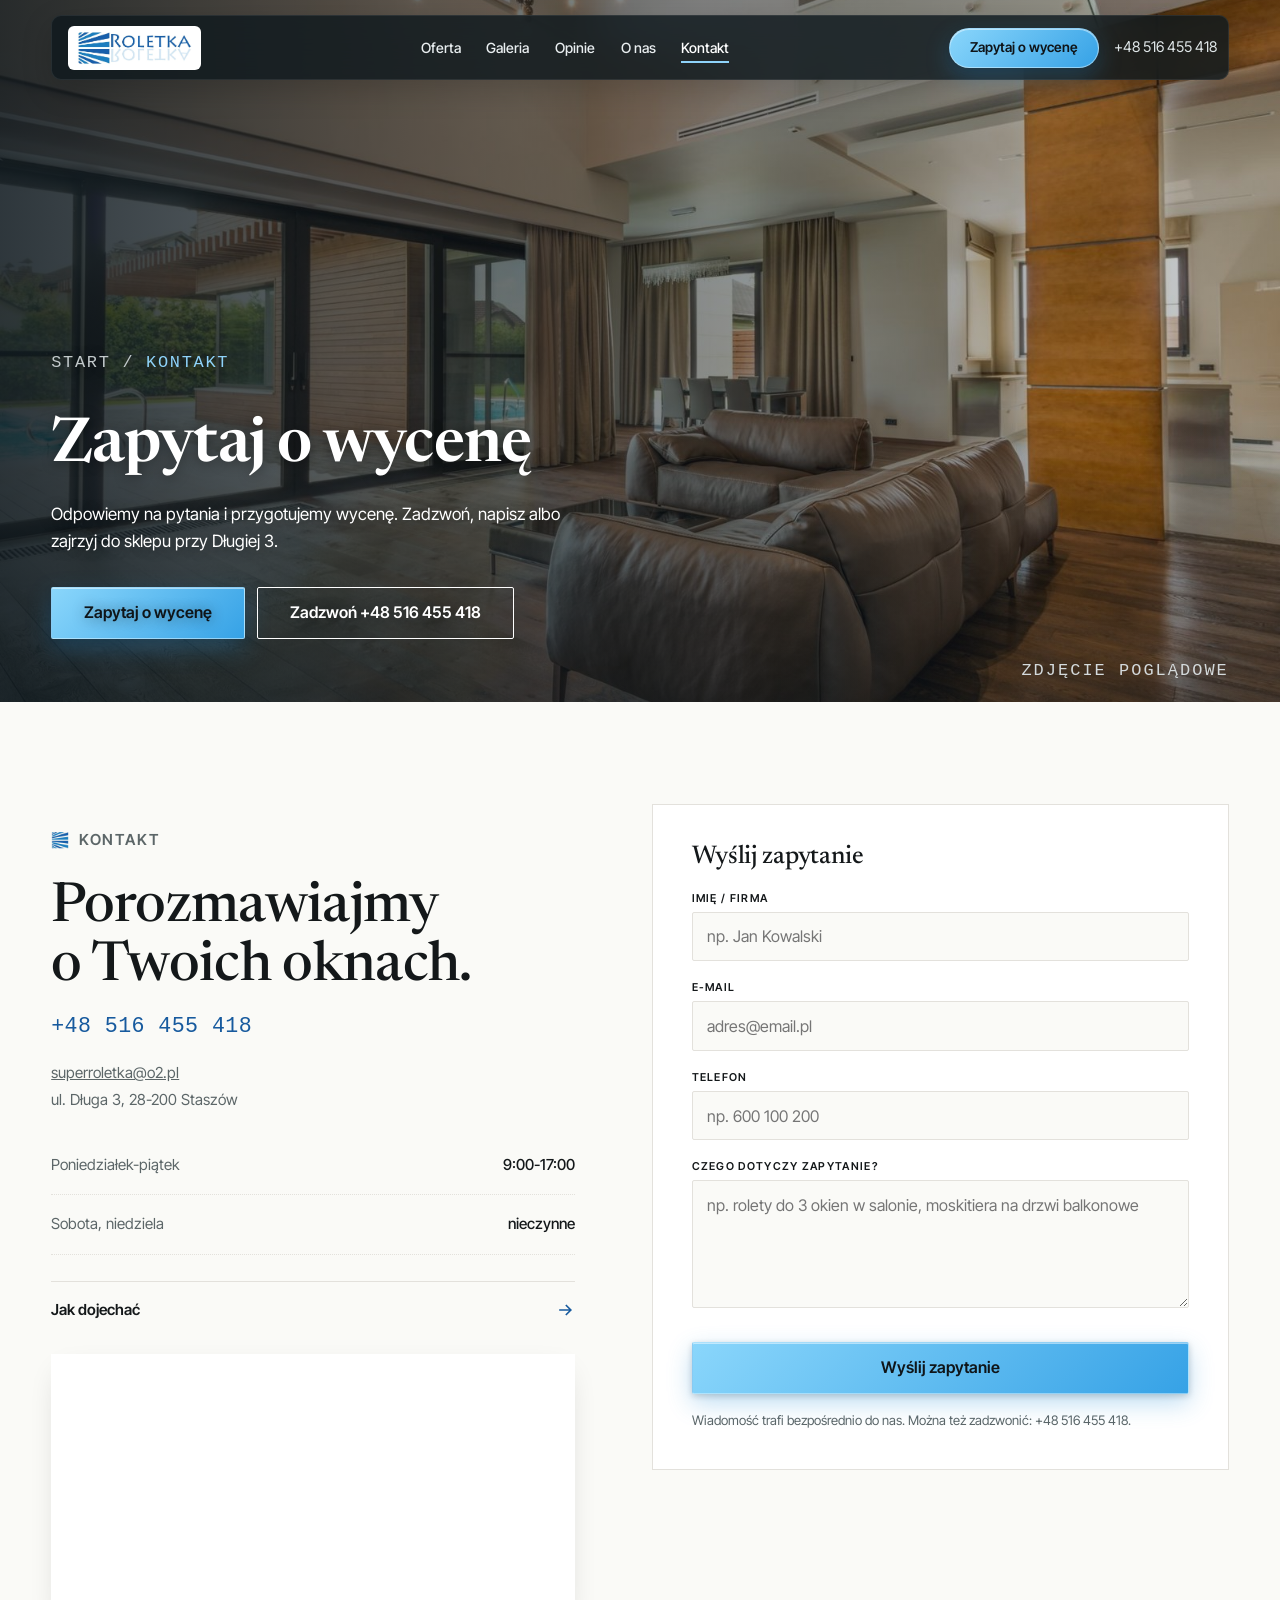
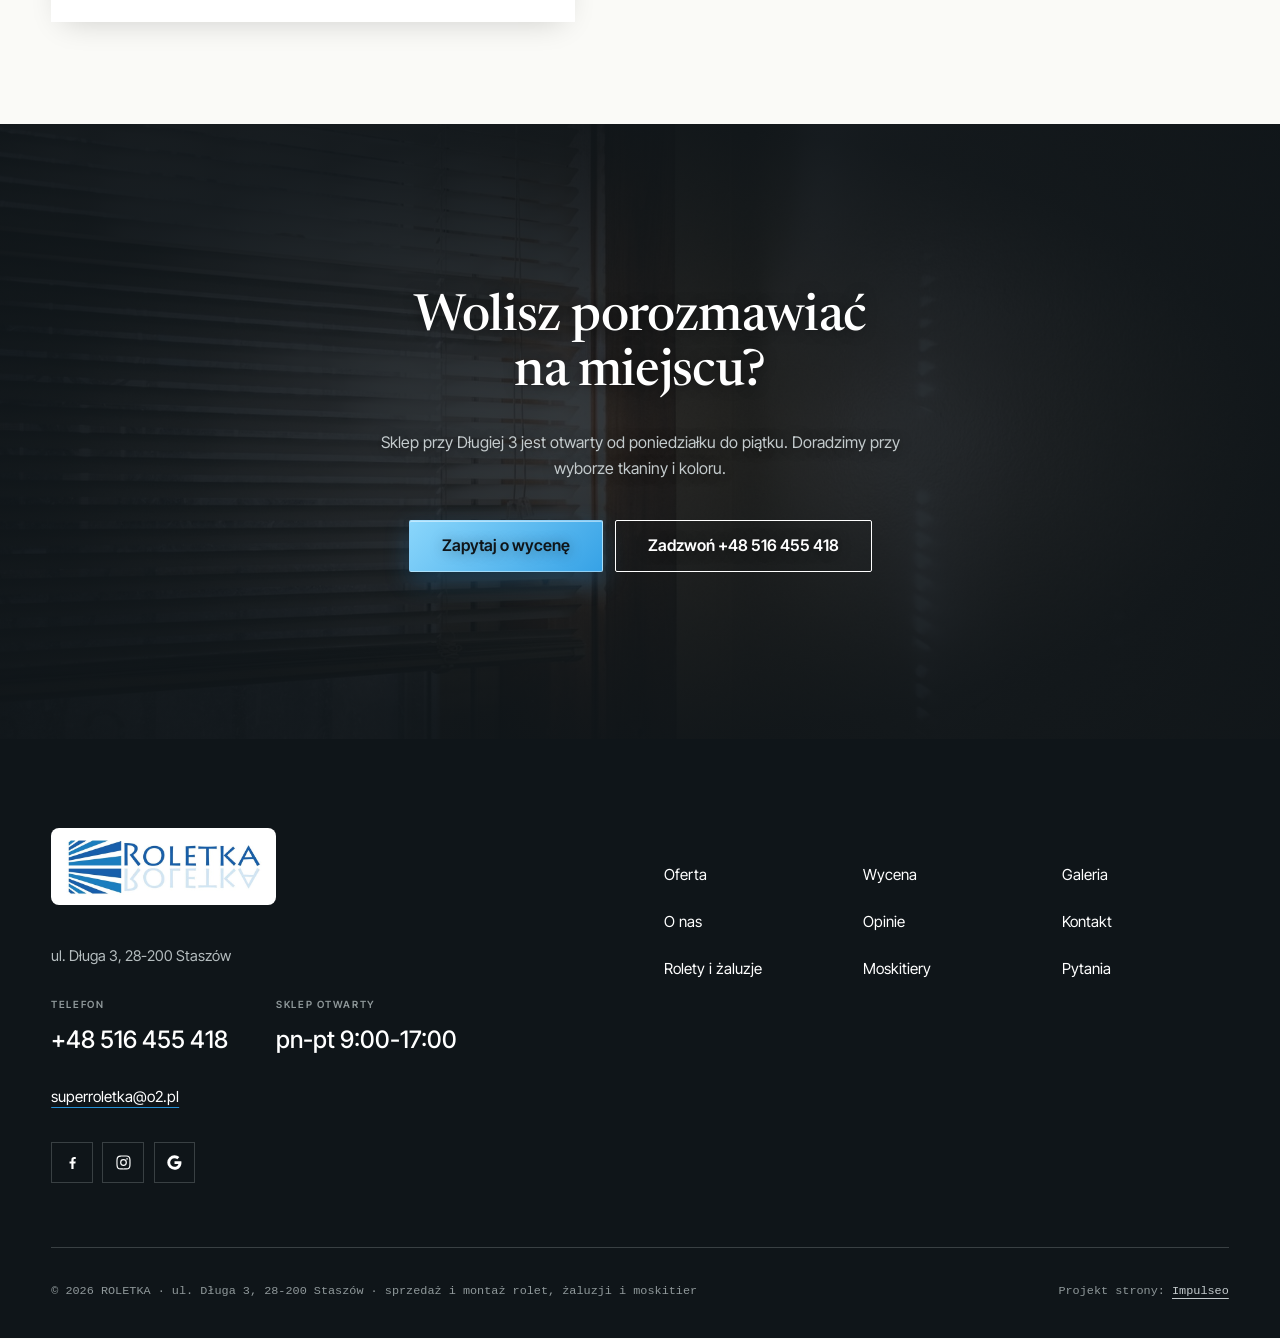
<file: kontakt.html>
<!DOCTYPE html>
<html lang="pl">
<head>
<meta charset="UTF-8">
<meta name="viewport" content="width=device-width, initial-scale=1.0">
<title>Kontakt · ROLETKA Staszów, ul. Długa 3</title>
<meta name="description" content="Kontakt ROLETKA: +48 516 455 418, superroletka@o2.pl, ul. Długa 3, 28-200 Staszów. Sklep czynny pn-pt 9:00-17:00.">
<link rel="canonical" href="https://impulseo-pl.github.io/roletka/kontakt.html">
<meta name="robots" content="noindex, nofollow">
<meta name="theme-color" content="#0f1519">
<meta property="og:type" content="website">
<meta property="og:locale" content="pl_PL">
<meta property="og:site_name" content="ROLETKA">
<meta property="og:title" content="Kontakt · ROLETKA Staszów, ul. Długa 3">
<meta property="og:description" content="Kontakt ROLETKA: +48 516 455 418, superroletka@o2.pl, ul. Długa 3, 28-200 Staszów. Sklep czynny pn-pt 9:00-17:00.">
<meta property="og:url" content="https://impulseo-pl.github.io/roletka/kontakt.html">
<meta property="og:image" content="https://impulseo-pl.github.io/roletka/img/og.jpg">
<meta property="og:image:width" content="1200">
<meta property="og:image:height" content="630">
<meta name="twitter:card" content="summary_large_image">
<link rel="icon" href="img/mark.png">
<script type="application/ld+json">{"@context": "https://schema.org", "@type": "LocalBusiness", "name": "ROLETKA", "url": "https://impulseo-pl.github.io/roletka/", "telephone": "+48516455418", "email": "superroletka@o2.pl", "image": "https://impulseo-pl.github.io/roletka/img/og.jpg", "address": {"@type": "PostalAddress", "streetAddress": "ul. Długa 3", "postalCode": "28-200", "addressLocality": "Staszów", "addressCountry": "PL"}, "openingHours": "Mo-Fr 09:00-17:00", "aggregateRating": {"@type": "AggregateRating", "ratingValue": "5.0", "reviewCount": "51"}, "sameAs": ["https://www.facebook.com/roletkastaszow/", "https://www.instagram.com/roletkastaszow/"]}</script>
<link rel="preconnect" href="https://fonts.googleapis.com">
<link rel="preconnect" href="https://fonts.gstatic.com" crossorigin>
<link href="https://fonts.googleapis.com/css2?family=Inter+Tight:wght@400;500;600&family=Newsreader:ital,opsz,wght@0,6..72,400..600;1,6..72,800&display=swap" rel="stylesheet">
<link rel="stylesheet" href="assets/styles.css?v=20261113">
<meta name="nb-deploy" content="e4530409fd41">
</head>
<body class="sub">
<a class="skip" href="#tresc">Przejdź do treści</a>
<header class="floatbar" aria-label="Nawigacja">
  <a class="fb-logo" href="index.html" aria-label="ROLETKA - strona główna"><img class="logo-img" src="img/logo.png" alt="ROLETKA" width="630" height="186"></a>
  <nav class="fb-nav"><a href="oferta.html">Oferta</a><a href="realizacje.html">Galeria</a><a href="index.html#opinie">Opinie</a><a href="o-nas.html">O&nbsp;nas</a><a href="kontakt.html" aria-current="page">Kontakt</a></nav>
  <div class="fb-right"><a class="pill-cta" href="kontakt.html">Zapytaj o&nbsp;wycenę</a><a class="top-phone" href="tel:+48516455418">+48 516 455 418</a><button class="burger" aria-label="Otwórz menu" aria-expanded="false"><span></span></button></div>
</header>
<nav class="mnav" aria-label="Menu mobilne"><button class="mnav-close" aria-label="Zamknij menu">×</button><a href="index.html">Strona główna</a><a href="oferta.html">Oferta</a><a href="realizacje.html">Galeria</a><a href="index.html#opinie">Opinie</a><a href="o-nas.html">O&nbsp;nas</a><a href="kontakt.html">Kontakt</a><a class="cta-fill" href="tel:+48516455418">Zadzwoń +48 516 455 418</a></nav>
<main id="tresc">
<section class="phead">
  <img src="img/g1.jpg" alt="" width="1600" height="1068" fetchpriority="high">
  <div class="wrap"><div class="phead-in">
    <p class="crumbs"><a href="index.html">Start</a> / <b>Kontakt</b></p>
    <h1>Zapytaj o&nbsp;wycenę</h1>
    <p>Odpowiemy na pytania i&nbsp;przygotujemy wycenę. Zadzwoń, napisz albo zajrzyj do sklepu przy Długiej 3.</p>
    <div class="cta-row"><a class="cta-fill" href="kontakt.html">Zapytaj o&nbsp;wycenę</a><a class="cta-line" href="tel:+48516455418">Zadzwoń +48 516 455 418</a></div>
  </div></div>
  <p class="phead-note">Zdjęcie poglądowe</p>
</section>
<section class="sec bg-paper" aria-labelledby="ct-h">
  <div class="wrap contact-grid">
    <div class="area-col">
      <p class="eyebrow">Kontakt</p>
      <h2 class="h2" id="ct-h">Porozmawiajmy o&nbsp;Twoich oknach.</h2>
      <a class="ph" href="tel:+48516455418">+48 516 455 418</a>
      <p><a href="mailto:superroletka@o2.pl">superroletka@o2.pl</a><br>ul. Długa 3, 28-200 Staszów</p>
      <ul>
        <li>Poniedziałek-piątek <b>9:00-17:00</b></li><li>Sobota, niedziela <b>nieczynne</b></li>
      </ul>
      <a class="row-link" href="https://maps.google.com/?cid=5020246042224176464" target="_blank" rel="noopener">Jak dojechać <svg viewBox="0 0 24 24" fill="none" stroke="currentColor" stroke-width="2" aria-hidden="true"><path d="M5 12h14M13 6l6 6-6 6"/></svg></a>
      <div class="map-box" style="margin-top:2rem"><iframe src="https://maps.google.com/maps?q=50.5649977,21.1662256&z=16&output=embed" title="Mapa dojazdu: ROLETKA, ul. Długa 3, Staszów" loading="lazy" referrerpolicy="no-referrer-when-downgrade"></iframe></div>
    </div>
    <form class="cform" action="https://formsubmit.co/superroletka@o2.pl" method="POST">
      <h3>Wyślij zapytanie</h3>
      <input type="hidden" name="_subject" value="Zapytanie ze strony ROLETKA">
      <input type="hidden" name="_captcha" value="false">
      <input type="hidden" name="_template" value="table">
      <div class="fld"><label for="name">Imię / firma</label><input id="name" name="name" type="text" placeholder="np. Jan Kowalski" required></div>
      <div class="fld"><label for="email">E-mail</label><input id="email" name="email" type="email" placeholder="adres@email.pl" required></div>
      <div class="fld"><label for="phone">Telefon</label><input id="phone" name="phone" type="tel" placeholder="np. 600 100 200"></div>
      <div class="fld"><label for="msg">Czego dotyczy zapytanie?</label><textarea id="msg" name="message" placeholder="np. rolety do 3 okien w salonie, moskitiera na drzwi balkonowe"></textarea></div>
      <button class="cta-fill" type="submit">Wyślij zapytanie</button>
      <small>Wiadomość trafi bezpośrednio do nas. Można też zadzwonić: +48 516 455 418.</small>
    </form>
  </div>
</section>
</main>
<section class="final stopklatka" aria-labelledby="final-h">
  <div class="stk-bg" style="background-image:url(img/p-swiatlo.jpg)" aria-hidden="true"></div>
  <div class="wrap">
    <h2 id="final-h">Wolisz porozmawiać na miejscu?</h2>
    <p>Sklep przy Długiej 3 jest otwarty od poniedziałku do piątku. Doradzimy przy wyborze tkaniny i&nbsp;koloru.</p>
    <div class="cta-row"><a class="cta-fill" href="kontakt.html">Zapytaj o&nbsp;wycenę</a><a class="cta-line" href="tel:+48516455418">Zadzwoń +48 516 455 418</a></div>
  </div>
</section>
<footer class="foot">
  <div class="wrap">
    <div class="foot-top">
      <div>
        <a class="foot-logo" href="index.html"><img src="img/logo.png" alt="ROLETKA" width="630" height="186" loading="lazy"></a>
        <p class="foot-addr"><a href="https://maps.google.com/?cid=5020246042224176464" target="_blank" rel="noopener">ul. Długa 3, 28-200 Staszów</a></p>
        <div class="foot-ph">
          <div><small>Telefon</small><a href="tel:+48516455418">+48 516 455 418</a></div>
          <div><small>Sklep otwarty</small><a href="kontakt.html">pn-pt 9:00-17:00</a></div>
        </div>
        <a class="foot-mail" href="mailto:superroletka@o2.pl">superroletka@o2.pl</a>
        <div class="soc">
          <a href="https://www.facebook.com/roletkastaszow/" target="_blank" rel="noopener" aria-label="Facebook"><svg viewBox="0 0 24 24" aria-hidden="true"><path d="M13.5 21v-7.5h2.6l.4-3h-3V8.6c0-.9.3-1.5 1.5-1.5h1.6V4.4c-.3 0-1.2-.1-2.3-.1-2.3 0-3.9 1.4-3.9 4v2.2H7.8v3h2.6V21z"/></svg></a>
          <a href="https://www.instagram.com/roletkastaszow/" target="_blank" rel="noopener" aria-label="Instagram"><svg viewBox="0 0 24 24" aria-hidden="true"><path d="M12 7.2A4.8 4.8 0 1 0 12 16.8 4.8 4.8 0 0 0 12 7.2zm0 7.9a3.1 3.1 0 1 1 0-6.2 3.1 3.1 0 0 1 0 6.2zM17 5.8a1.1 1.1 0 1 0 0 2.2 1.1 1.1 0 0 0 0-2.2zM12 3.6c2.7 0 3 0 4.1.1 2.7.1 4 1.4 4.1 4.1.1 1.1.1 1.4.1 4.2s0 3-.1 4.1c-.1 2.7-1.4 4-4.1 4.1-1.1.1-1.4.1-4.1.1s-3 0-4.1-.1c-2.7-.1-4-1.4-4.1-4.1C3.6 15 3.6 14.7 3.6 12s0-3 .1-4.1C3.8 5.2 5.1 3.9 7.9 3.8 9 3.6 9.3 3.6 12 3.6zM12 2c-2.7 0-3.1 0-4.2.1C4.1 2.2 2.2 4.1 2.1 7.8 2 8.9 2 9.3 2 12s0 3.1.1 4.2c.1 3.7 2 5.6 5.7 5.7 1.1.1 1.5.1 4.2.1s3.1 0 4.2-.1c3.7-.1 5.6-2 5.7-5.7.1-1.1.1-1.5.1-4.2s0-3.1-.1-4.2c-.1-3.7-2-5.6-5.7-5.7C15.1 2 14.7 2 12 2z"/></svg></a>
          <a href="https://maps.google.com/?cid=5020246042224176464" target="_blank" rel="noopener" aria-label="Wizytówka Google"><svg viewBox="0 0 24 24" aria-hidden="true"><path d="M21.6 10.2H12v3.9h5.5c-.5 2.5-2.7 4-5.5 4a6.1 6.1 0 1 1 0-12.2c1.5 0 2.9.5 4 1.4l2.9-2.9A10.2 10.2 0 0 0 12 1.8a10.2 10.2 0 1 0 0 20.4c5.9 0 9.8-4.1 9.8-9.9 0-.7-.1-1.4-.2-2.1z"/></svg></a>
        </div>
      </div>
      <nav class="foot-nav" aria-label="Stopka">
        <a href="oferta.html">Oferta</a><a href="oferta.html#wycena">Wycena</a><a href="realizacje.html">Galeria</a>
        <a href="o-nas.html">O&nbsp;nas</a><a href="index.html#opinie">Opinie</a><a href="kontakt.html">Kontakt</a>
        <a href="oferta.html#rolety">Rolety i&nbsp;żaluzje</a><a href="oferta.html#moskitiery">Moskitiery</a><a href="index.html#pytania">Pytania</a>
      </nav>
    </div>
    <div class="foot-bot">
      <p>© 2026 ROLETKA · ul. Długa 3, 28-200 Staszów · sprzedaż i&nbsp;montaż rolet, żaluzji i&nbsp;moskitier</p>
      <p>Projekt strony: <a class="foot-credit" href="https://impulseo.pl" target="_blank" rel="noopener">Impulseo</a></p>
    </div>
  </div>
</footer>
<div class="sticky-call"><a href="tel:+48516455418">Zadzwoń</a><a href="kontakt.html">Zapytaj o&nbsp;wycenę</a></div>
<script src="assets/main.js?v=20261113" defer></script>
</body>
</html>
</file>
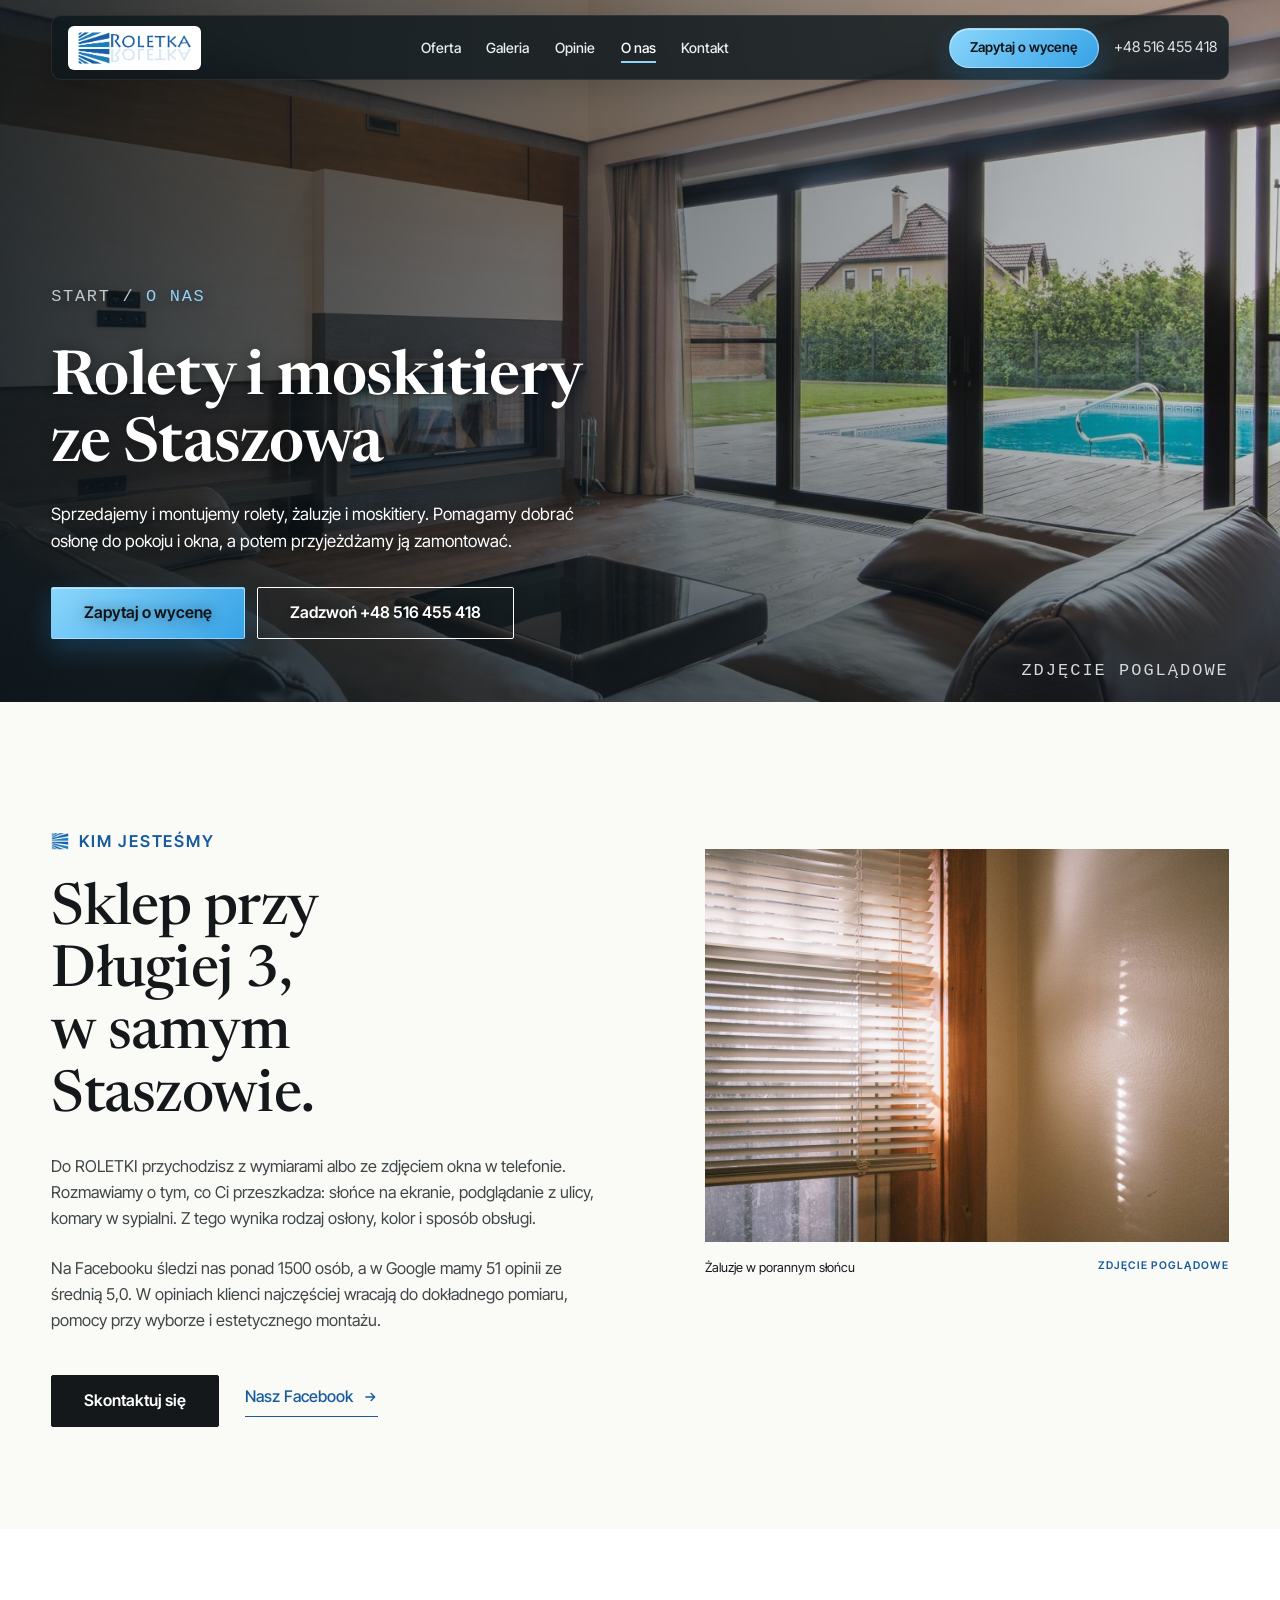
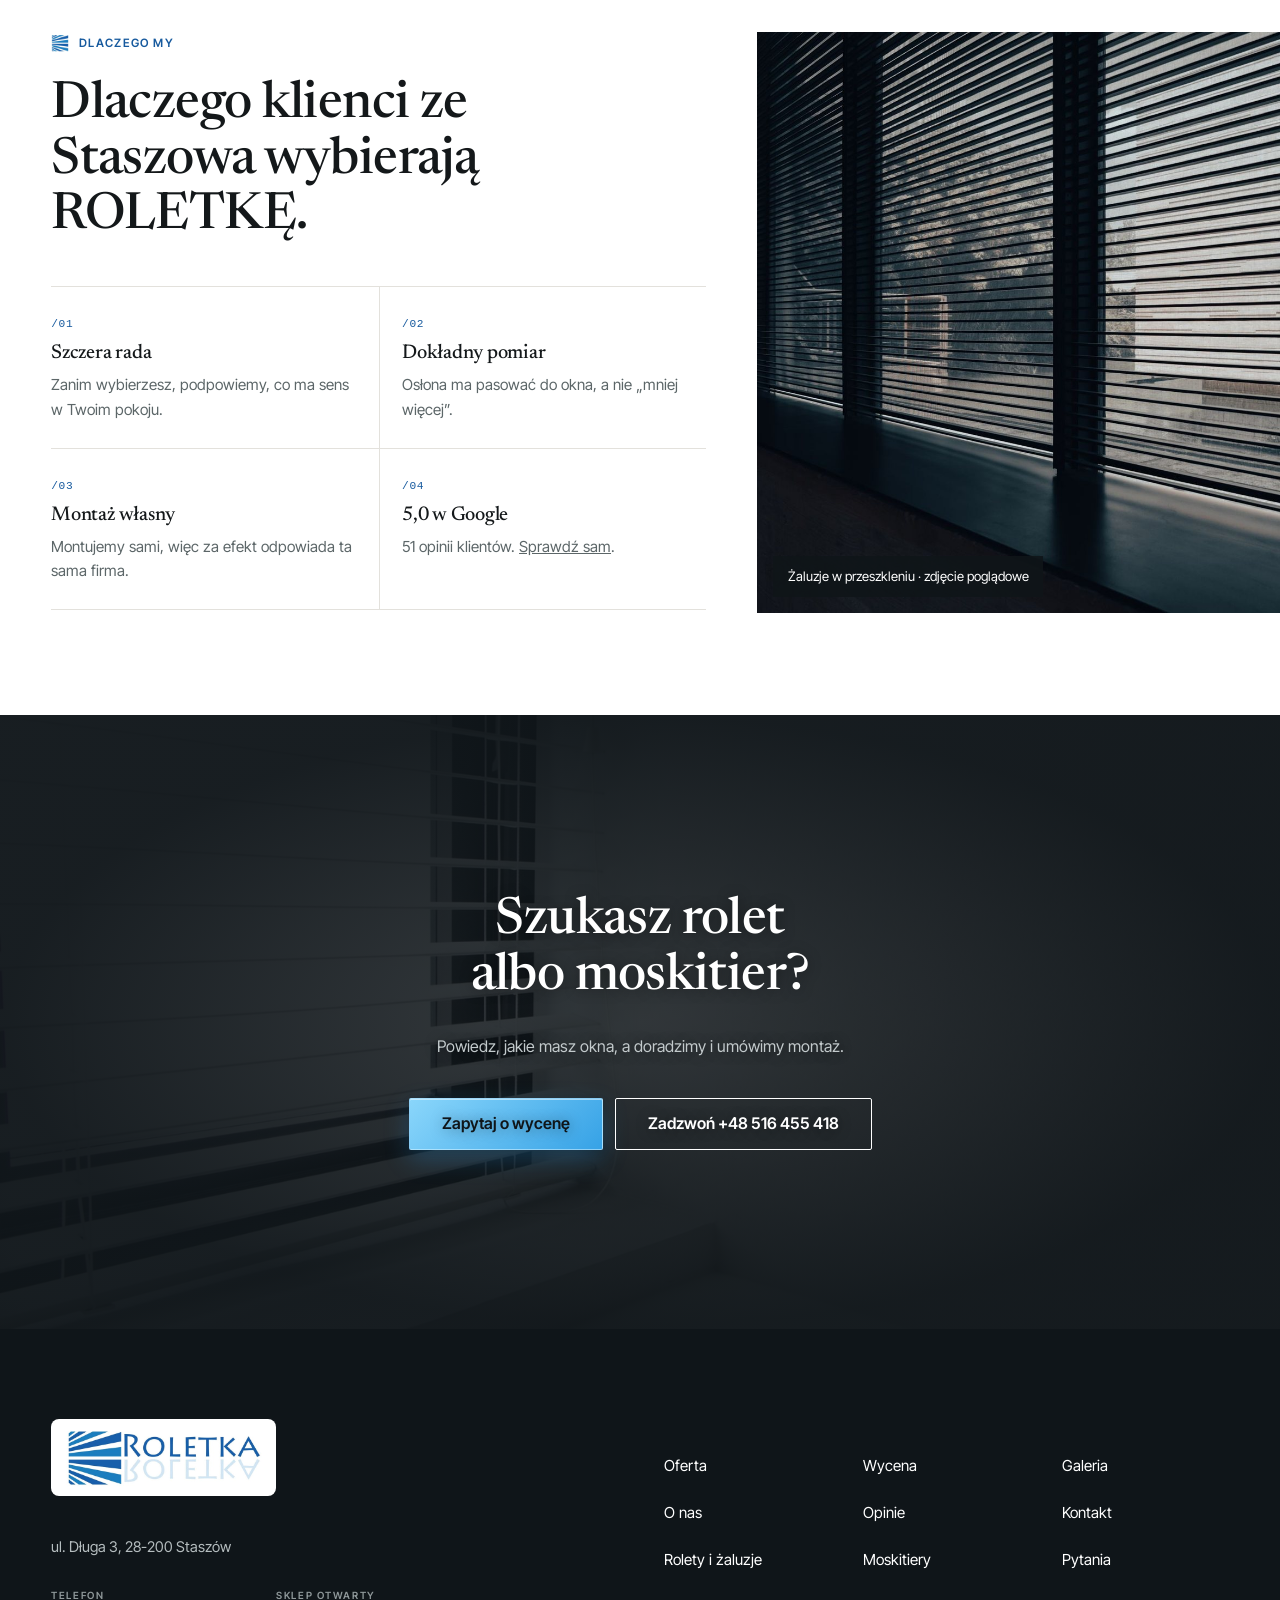
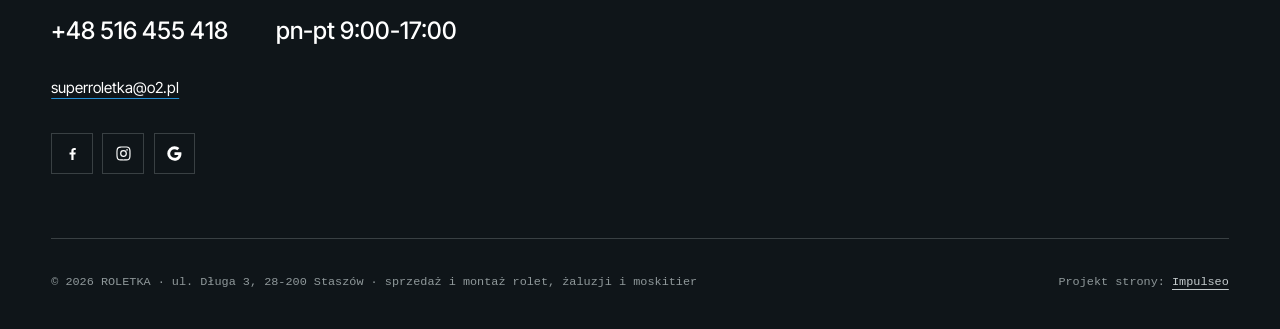
<file: o-nas.html>
<!DOCTYPE html>
<html lang="pl">
<head>
<meta charset="UTF-8">
<meta name="viewport" content="width=device-width, initial-scale=1.0">
<title>O&nbsp;nas · ROLETKA Staszów</title>
<meta name="description" content="ROLETKA to firma ze Staszowa: sprzedaż i montaż rolet, żaluzji i moskitier. Doradztwo, pomiar i montaż. Ocena 5,0 w Google.">
<link rel="canonical" href="https://impulseo-pl.github.io/roletka/o-nas.html">
<meta name="robots" content="noindex, nofollow">
<meta name="theme-color" content="#0f1519">
<meta property="og:type" content="website">
<meta property="og:locale" content="pl_PL">
<meta property="og:site_name" content="ROLETKA">
<meta property="og:title" content="O nas · ROLETKA Staszów">
<meta property="og:description" content="ROLETKA to firma ze Staszowa: sprzedaż i montaż rolet, żaluzji i moskitier. Doradztwo, pomiar i montaż. Ocena 5,0 w Google.">
<meta property="og:url" content="https://impulseo-pl.github.io/roletka/o-nas.html">
<meta property="og:image" content="https://impulseo-pl.github.io/roletka/img/og.jpg">
<meta property="og:image:width" content="1200">
<meta property="og:image:height" content="630">
<meta name="twitter:card" content="summary_large_image">
<link rel="icon" href="img/mark.png">
<script type="application/ld+json">{"@context": "https://schema.org", "@type": "LocalBusiness", "name": "ROLETKA", "url": "https://impulseo-pl.github.io/roletka/", "telephone": "+48516455418", "email": "superroletka@o2.pl", "image": "https://impulseo-pl.github.io/roletka/img/og.jpg", "address": {"@type": "PostalAddress", "streetAddress": "ul. Długa 3", "postalCode": "28-200", "addressLocality": "Staszów", "addressCountry": "PL"}, "openingHours": "Mo-Fr 09:00-17:00", "aggregateRating": {"@type": "AggregateRating", "ratingValue": "5.0", "reviewCount": "51"}, "sameAs": ["https://www.facebook.com/roletkastaszow/", "https://www.instagram.com/roletkastaszow/"]}</script>
<link rel="preconnect" href="https://fonts.googleapis.com">
<link rel="preconnect" href="https://fonts.gstatic.com" crossorigin>
<link href="https://fonts.googleapis.com/css2?family=Inter+Tight:wght@400;500;600&family=Newsreader:ital,opsz,wght@0,6..72,400..600;1,6..72,800&display=swap" rel="stylesheet">
<link rel="stylesheet" href="assets/styles.css?v=20261113">
<meta name="nb-deploy" content="e4530409fd41">
</head>
<body class="sub">
<a class="skip" href="#tresc">Przejdź do treści</a>
<header class="floatbar" aria-label="Nawigacja">
  <a class="fb-logo" href="index.html" aria-label="ROLETKA - strona główna"><img class="logo-img" src="img/logo.png" alt="ROLETKA" width="630" height="186"></a>
  <nav class="fb-nav"><a href="oferta.html">Oferta</a><a href="realizacje.html">Galeria</a><a href="index.html#opinie">Opinie</a><a href="o-nas.html" aria-current="page">O&nbsp;nas</a><a href="kontakt.html">Kontakt</a></nav>
  <div class="fb-right"><a class="pill-cta" href="kontakt.html">Zapytaj o&nbsp;wycenę</a><a class="top-phone" href="tel:+48516455418">+48 516 455 418</a><button class="burger" aria-label="Otwórz menu" aria-expanded="false"><span></span></button></div>
</header>
<nav class="mnav" aria-label="Menu mobilne"><button class="mnav-close" aria-label="Zamknij menu">×</button><a href="index.html">Strona główna</a><a href="oferta.html">Oferta</a><a href="realizacje.html">Galeria</a><a href="index.html#opinie">Opinie</a><a href="o-nas.html">O&nbsp;nas</a><a href="kontakt.html">Kontakt</a><a class="cta-fill" href="tel:+48516455418">Zadzwoń +48 516 455 418</a></nav>
<main id="tresc">
<section class="phead">
  <img src="img/about.jpg" alt="" width="1600" height="1068" fetchpriority="high">
  <div class="wrap"><div class="phead-in">
    <p class="crumbs"><a href="index.html">Start</a> / <b>O&nbsp;nas</b></p>
    <h1>Rolety i&nbsp;moskitiery ze Staszowa</h1>
    <p>Sprzedajemy i&nbsp;montujemy rolety, żaluzje i&nbsp;moskitiery. Pomagamy dobrać osłonę do pokoju i&nbsp;okna, a&nbsp;potem przyjeżdżamy ją zamontować.</p>
    <div class="cta-row"><a class="cta-fill" href="kontakt.html">Zapytaj o&nbsp;wycenę</a><a class="cta-line" href="tel:+48516455418">Zadzwoń +48 516 455 418</a></div>
  </div></div>
  <p class="phead-note">Zdjęcie poglądowe</p>
</section>
<section class="sec bg-paper" aria-labelledby="about-h">
  <div class="wrap about">
    <div class="about-txt">
      <p class="eyebrow">Kim jesteśmy</p>
      <h2 id="about-h">Sklep przy Długiej 3, w&nbsp;samym Staszowie.</h2>
      <p>Do ROLETKI przychodzisz z&nbsp;wymiarami albo ze zdjęciem okna w&nbsp;telefonie. Rozmawiamy o&nbsp;tym, co Ci przeszkadza: słońce na ekranie, podglądanie z&nbsp;ulicy, komary w&nbsp;sypialni. Z&nbsp;tego wynika rodzaj osłony, kolor i&nbsp;sposób obsługi.</p>
      <p>Na Facebooku śledzi nas ponad 1500 osób, a&nbsp;w&nbsp;Google mamy 51 opinii ze średnią 5,0. W&nbsp;opiniach klienci najczęściej wracają do dokładnego pomiaru, pomocy przy wyborze i&nbsp;estetycznego montażu.</p>
      <div class="cta-row"><a class="cta-dark" href="kontakt.html">Skontaktuj się</a><a class="link-arrow" href="https://www.facebook.com/roletkastaszow/" target="_blank" rel="noopener">Nasz Facebook <svg viewBox="0 0 24 24" fill="none" stroke="currentColor" stroke-width="2" aria-hidden="true"><path d="M5 12h14M13 6l6 6-6 6"/></svg></a></div>
    </div>
    <figure class="about-fig">
      <div class="frame"><img src="img/p-swiatlo.jpg" alt="Słońce przenikające przez lamele żaluzji" width="1600" height="900"></div>
      <figcaption class="fig-cap"><span>Żaluzje w&nbsp;porannym słońcu</span><span class="r">Zdjęcie poglądowe</span></figcaption>
    </figure>
  </div>
</section>
<section class="sec bg-white" aria-labelledby="why-h" style="overflow:clip">
  <div class="wrap why">
    <div>
      <p class="eyebrow">Dlaczego my</p>
      <h2 id="why-h">Dlaczego klienci ze Staszowa wybierają ROLETKĘ.</h2>
      <div class="why-grid">
        <div><p class="n">/01</p><h3>Szczera rada</h3><p>Zanim wybierzesz, podpowiemy, co ma sens w&nbsp;Twoim pokoju.</p></div>
        <div><p class="n">/02</p><h3>Dokładny pomiar</h3><p>Osłona ma pasować do okna, a&nbsp;nie „mniej więcej”.</p></div>
        <div><p class="n">/03</p><h3>Montaż własny</h3><p>Montujemy sami, więc za efekt odpowiada ta sama firma.</p></div>
        <div><p class="n">/04</p><h3>5,0 w&nbsp;Google</h3><p>51 opinii klientów. <a href="https://maps.google.com/?cid=5020246042224176464" target="_blank" rel="noopener">Sprawdź sam</a>.</p></div>
      </div>
    </div>
    <figure class="why-fig"><img src="img/p-ciemne.jpg" alt="Ciemne żaluzje w szerokim przeszkleniu" width="1600" height="1068"><figcaption>Żaluzje w&nbsp;przeszkleniu · zdjęcie poglądowe</figcaption></figure>
  </div>
</section>
</main>
<section class="final stopklatka" aria-labelledby="final-h">
  <div class="stk-bg" style="background-image:url(img/p-zaluzje.jpg)" aria-hidden="true"></div>
  <div class="wrap">
    <h2 id="final-h">Szukasz rolet albo moskitier?</h2>
    <p>Powiedz, jakie masz okna, a&nbsp;doradzimy i&nbsp;umówimy montaż.</p>
    <div class="cta-row"><a class="cta-fill" href="kontakt.html">Zapytaj o&nbsp;wycenę</a><a class="cta-line" href="tel:+48516455418">Zadzwoń +48 516 455 418</a></div>
  </div>
</section>
<footer class="foot">
  <div class="wrap">
    <div class="foot-top">
      <div>
        <a class="foot-logo" href="index.html"><img src="img/logo.png" alt="ROLETKA" width="630" height="186" loading="lazy"></a>
        <p class="foot-addr"><a href="https://maps.google.com/?cid=5020246042224176464" target="_blank" rel="noopener">ul. Długa 3, 28-200 Staszów</a></p>
        <div class="foot-ph">
          <div><small>Telefon</small><a href="tel:+48516455418">+48 516 455 418</a></div>
          <div><small>Sklep otwarty</small><a href="kontakt.html">pn-pt 9:00-17:00</a></div>
        </div>
        <a class="foot-mail" href="mailto:superroletka@o2.pl">superroletka@o2.pl</a>
        <div class="soc">
          <a href="https://www.facebook.com/roletkastaszow/" target="_blank" rel="noopener" aria-label="Facebook"><svg viewBox="0 0 24 24" aria-hidden="true"><path d="M13.5 21v-7.5h2.6l.4-3h-3V8.6c0-.9.3-1.5 1.5-1.5h1.6V4.4c-.3 0-1.2-.1-2.3-.1-2.3 0-3.9 1.4-3.9 4v2.2H7.8v3h2.6V21z"/></svg></a>
          <a href="https://www.instagram.com/roletkastaszow/" target="_blank" rel="noopener" aria-label="Instagram"><svg viewBox="0 0 24 24" aria-hidden="true"><path d="M12 7.2A4.8 4.8 0 1 0 12 16.8 4.8 4.8 0 0 0 12 7.2zm0 7.9a3.1 3.1 0 1 1 0-6.2 3.1 3.1 0 0 1 0 6.2zM17 5.8a1.1 1.1 0 1 0 0 2.2 1.1 1.1 0 0 0 0-2.2zM12 3.6c2.7 0 3 0 4.1.1 2.7.1 4 1.4 4.1 4.1.1 1.1.1 1.4.1 4.2s0 3-.1 4.1c-.1 2.7-1.4 4-4.1 4.1-1.1.1-1.4.1-4.1.1s-3 0-4.1-.1c-2.7-.1-4-1.4-4.1-4.1C3.6 15 3.6 14.7 3.6 12s0-3 .1-4.1C3.8 5.2 5.1 3.9 7.9 3.8 9 3.6 9.3 3.6 12 3.6zM12 2c-2.7 0-3.1 0-4.2.1C4.1 2.2 2.2 4.1 2.1 7.8 2 8.9 2 9.3 2 12s0 3.1.1 4.2c.1 3.7 2 5.6 5.7 5.7 1.1.1 1.5.1 4.2.1s3.1 0 4.2-.1c3.7-.1 5.6-2 5.7-5.7.1-1.1.1-1.5.1-4.2s0-3.1-.1-4.2c-.1-3.7-2-5.6-5.7-5.7C15.1 2 14.7 2 12 2z"/></svg></a>
          <a href="https://maps.google.com/?cid=5020246042224176464" target="_blank" rel="noopener" aria-label="Wizytówka Google"><svg viewBox="0 0 24 24" aria-hidden="true"><path d="M21.6 10.2H12v3.9h5.5c-.5 2.5-2.7 4-5.5 4a6.1 6.1 0 1 1 0-12.2c1.5 0 2.9.5 4 1.4l2.9-2.9A10.2 10.2 0 0 0 12 1.8a10.2 10.2 0 1 0 0 20.4c5.9 0 9.8-4.1 9.8-9.9 0-.7-.1-1.4-.2-2.1z"/></svg></a>
        </div>
      </div>
      <nav class="foot-nav" aria-label="Stopka">
        <a href="oferta.html">Oferta</a><a href="oferta.html#wycena">Wycena</a><a href="realizacje.html">Galeria</a>
        <a href="o-nas.html">O&nbsp;nas</a><a href="index.html#opinie">Opinie</a><a href="kontakt.html">Kontakt</a>
        <a href="oferta.html#rolety">Rolety i&nbsp;żaluzje</a><a href="oferta.html#moskitiery">Moskitiery</a><a href="index.html#pytania">Pytania</a>
      </nav>
    </div>
    <div class="foot-bot">
      <p>© 2026 ROLETKA · ul. Długa 3, 28-200 Staszów · sprzedaż i&nbsp;montaż rolet, żaluzji i&nbsp;moskitier</p>
      <p>Projekt strony: <a class="foot-credit" href="https://impulseo.pl" target="_blank" rel="noopener">Impulseo</a></p>
    </div>
  </div>
</footer>
<div class="sticky-call"><a href="tel:+48516455418">Zadzwoń</a><a href="kontakt.html">Zapytaj o&nbsp;wycenę</a></div>
<script src="assets/main.js?v=20261113" defer></script>
</body>
</html>
</file>
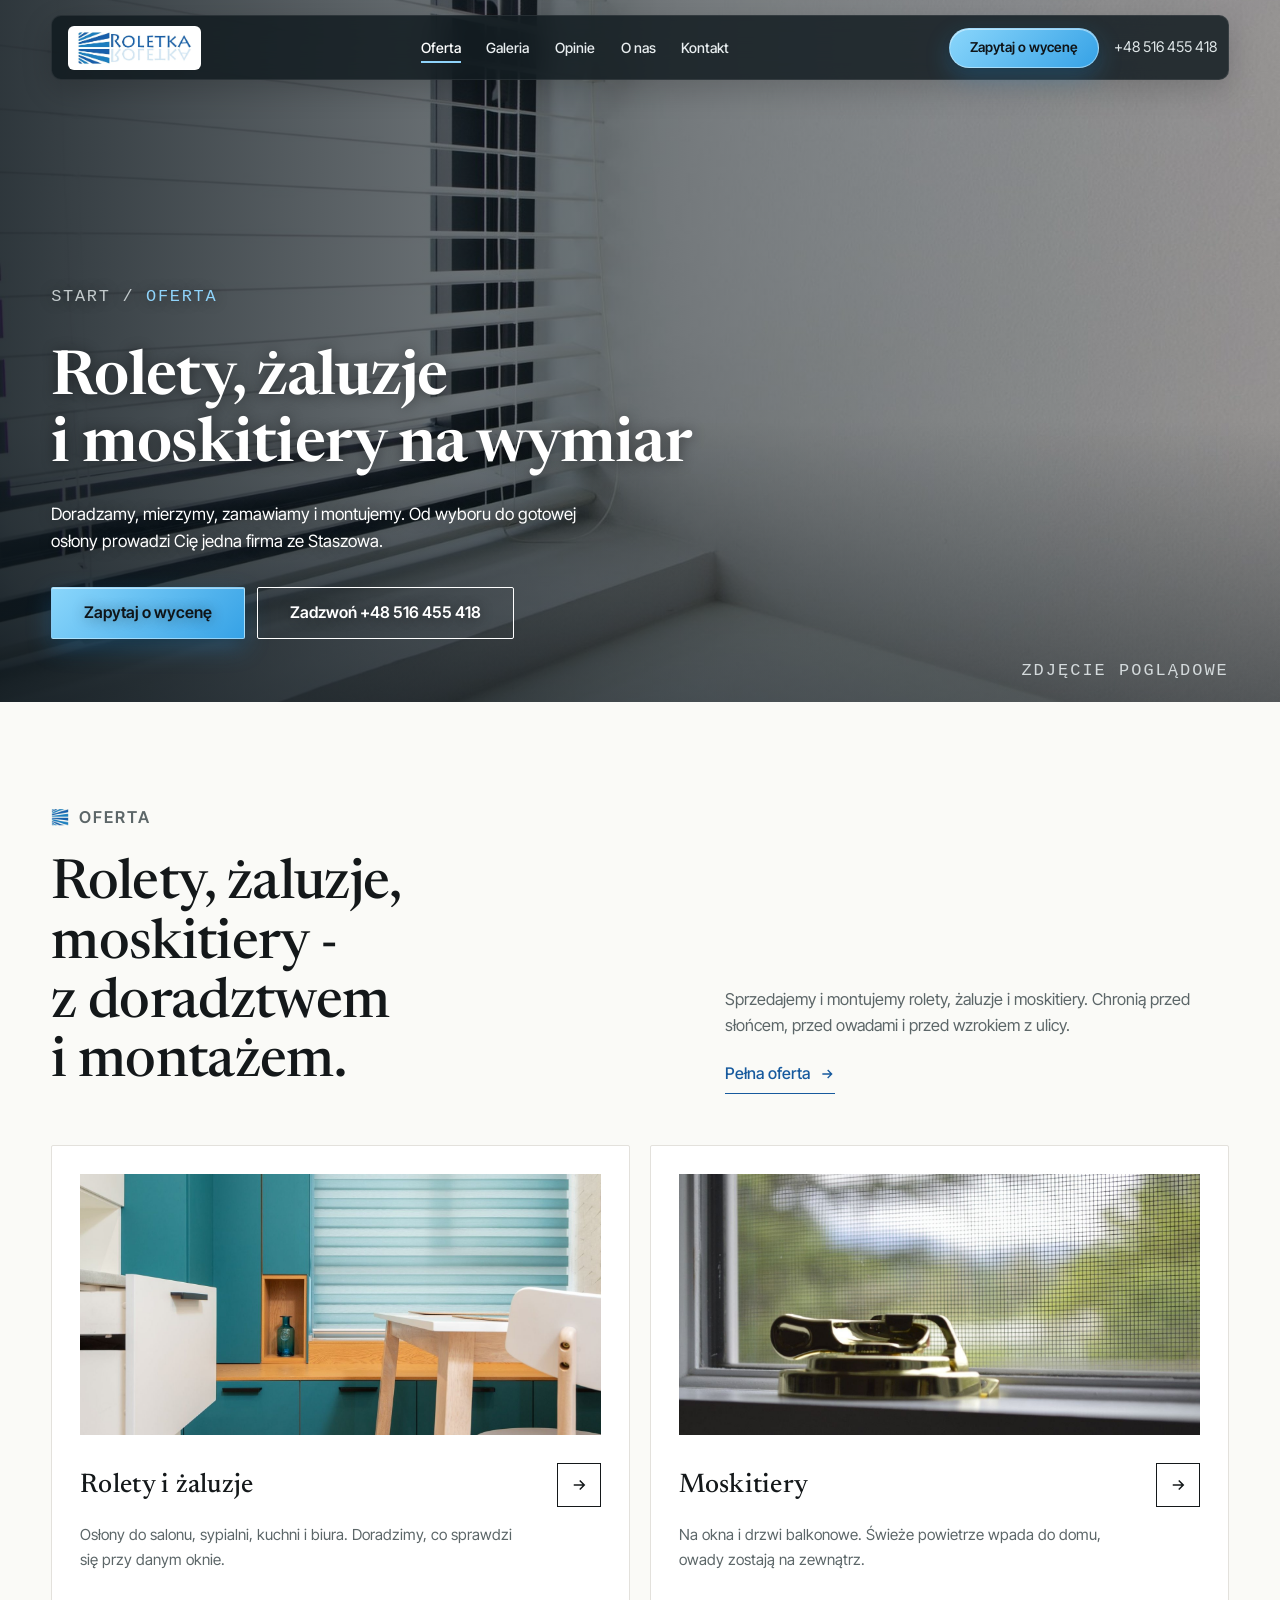
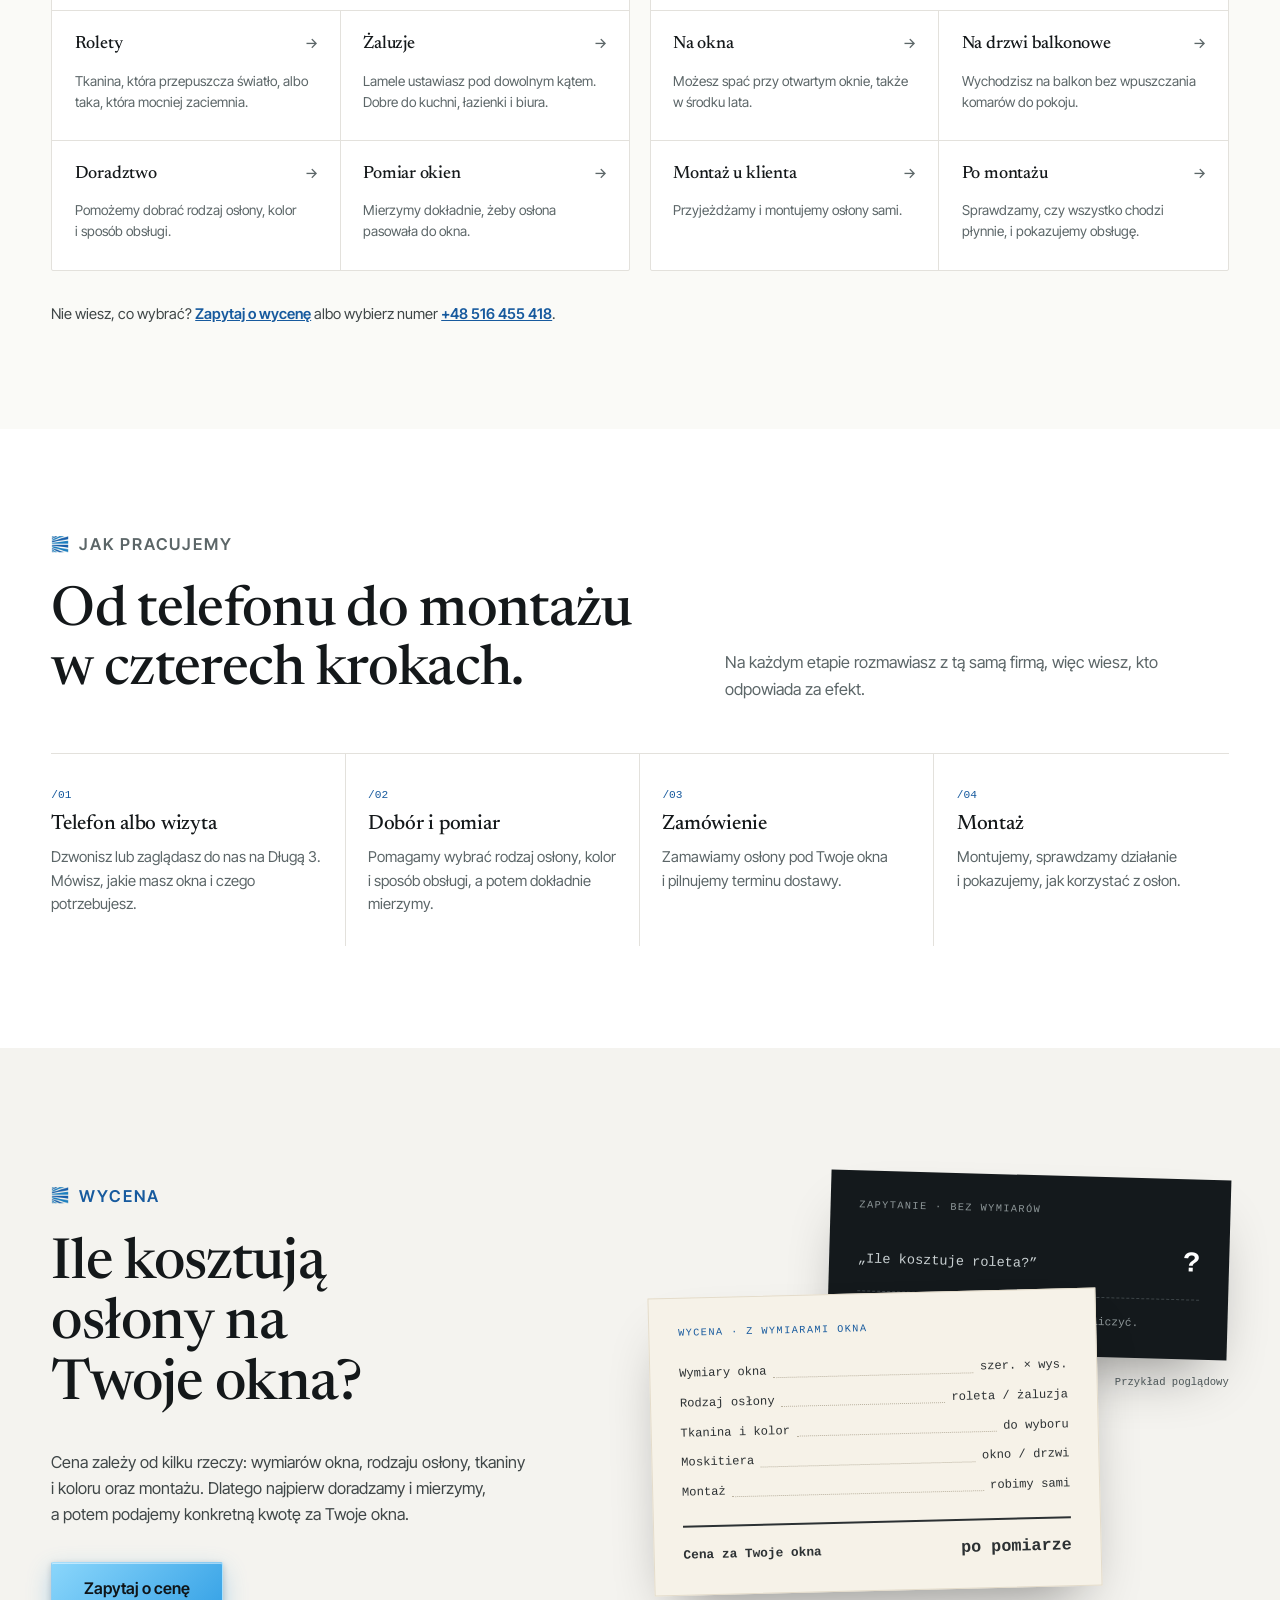
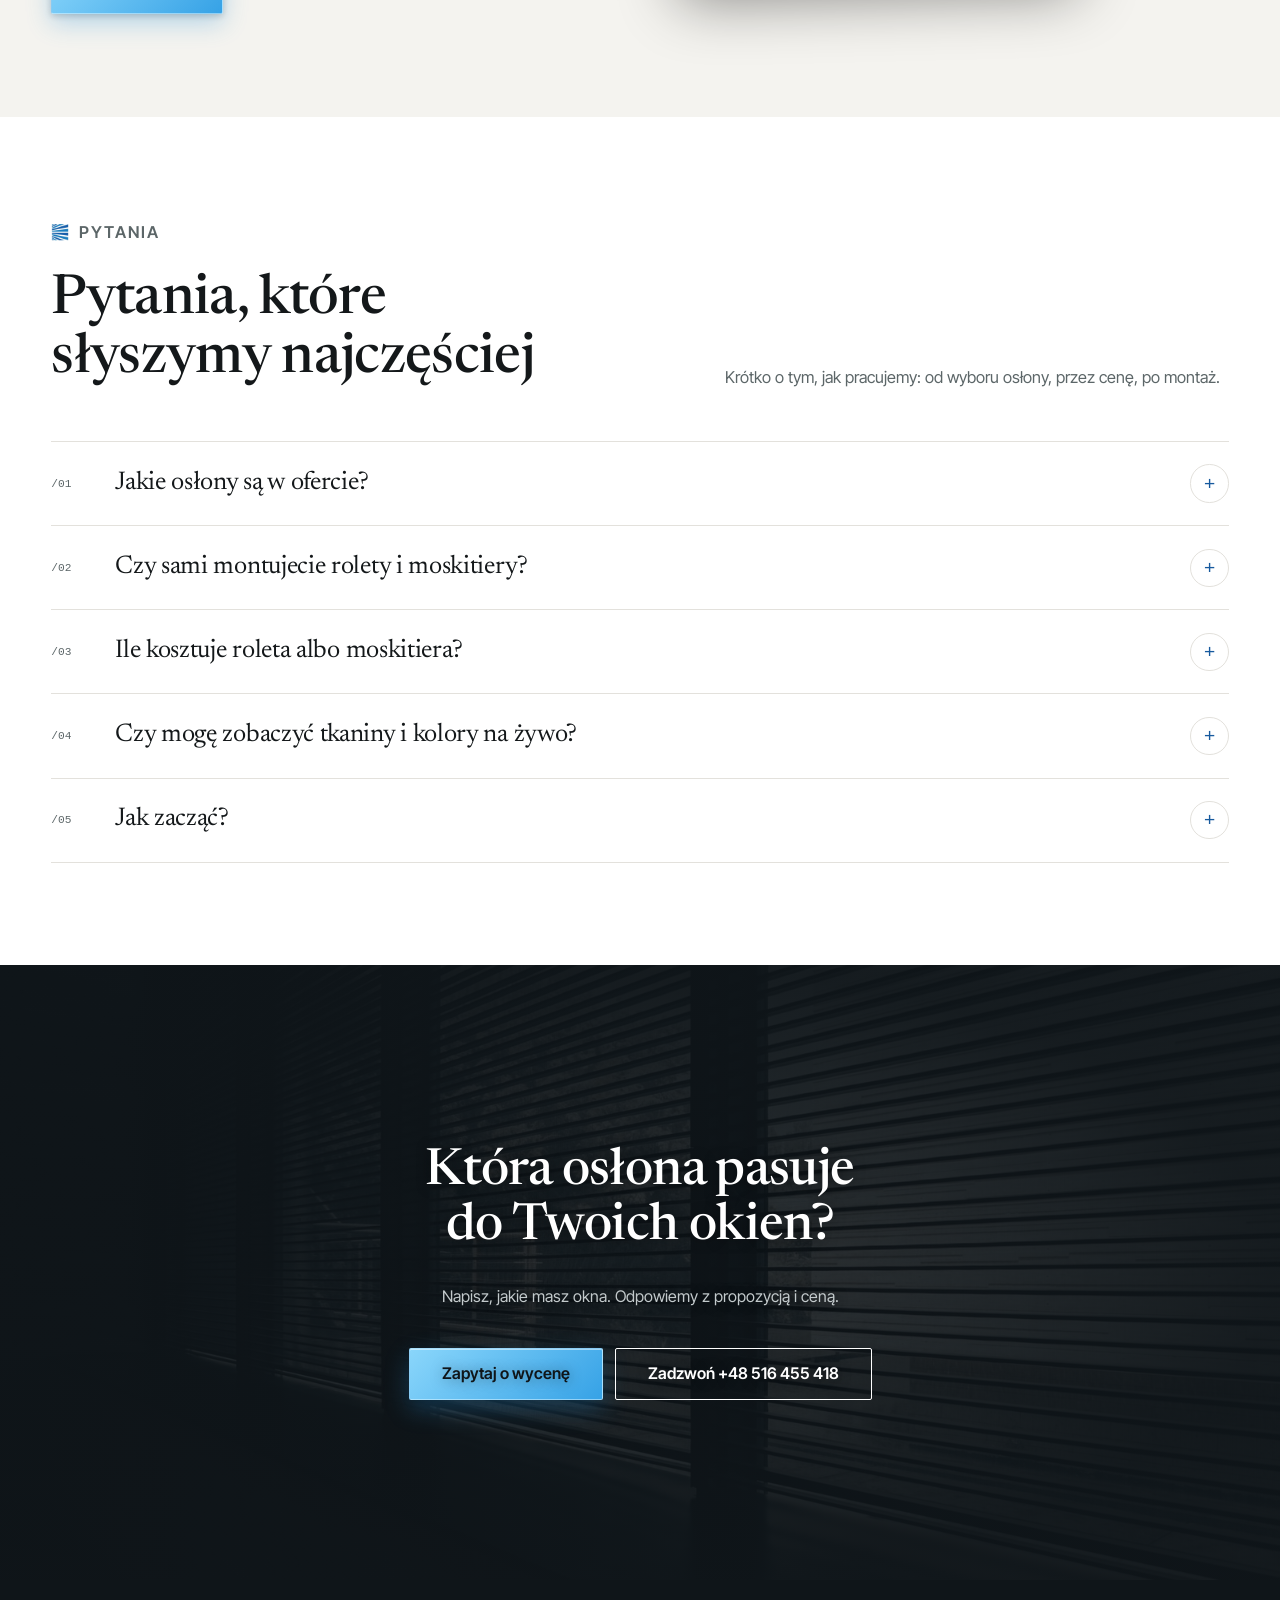
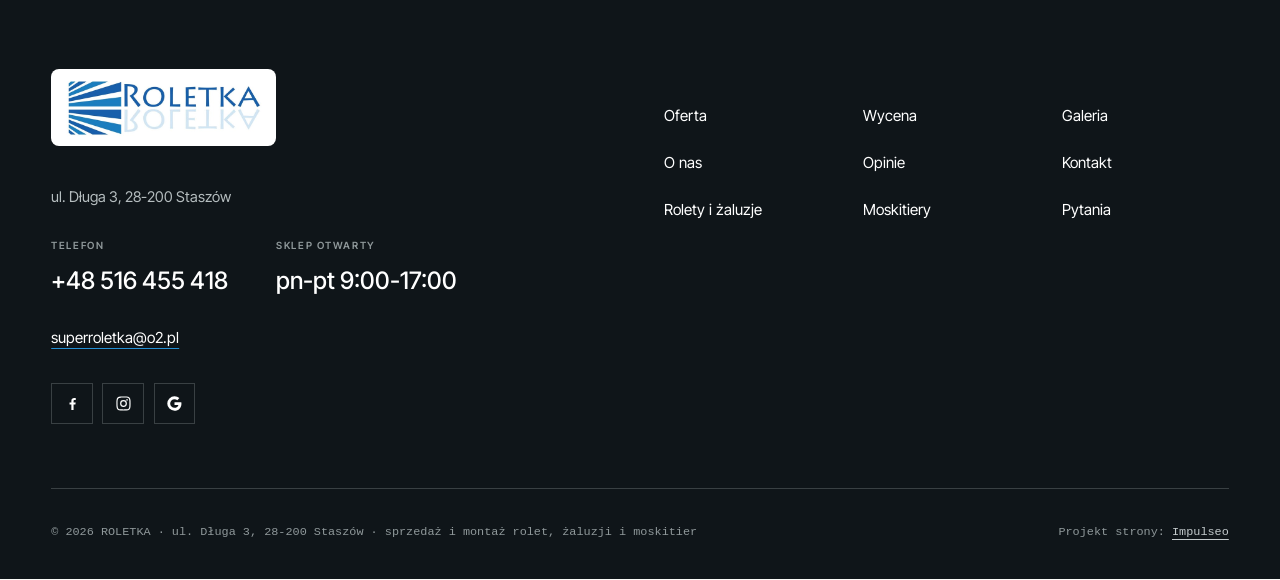
<file: oferta.html>
<!DOCTYPE html>
<html lang="pl">
<head>
<meta charset="UTF-8">
<meta name="viewport" content="width=device-width, initial-scale=1.0">
<title>Oferta - rolety, żaluzje, moskitiery · ROLETKA Staszów</title>
<meta name="description" content="Rolety, żaluzje i moskitiery na okna i drzwi balkonowe z doradztwem, pomiarem i montażem. ROLETKA, ul. Długa 3, Staszów.">
<link rel="canonical" href="https://impulseo-pl.github.io/roletka/oferta.html">
<meta name="robots" content="noindex, nofollow">
<meta name="theme-color" content="#0f1519">
<meta property="og:type" content="website">
<meta property="og:locale" content="pl_PL">
<meta property="og:site_name" content="ROLETKA">
<meta property="og:title" content="Oferta - rolety, żaluzje, moskitiery · ROLETKA Staszów">
<meta property="og:description" content="Rolety, żaluzje i moskitiery na okna i drzwi balkonowe z doradztwem, pomiarem i montażem. ROLETKA, ul. Długa 3, Staszów.">
<meta property="og:url" content="https://impulseo-pl.github.io/roletka/oferta.html">
<meta property="og:image" content="https://impulseo-pl.github.io/roletka/img/og.jpg">
<meta property="og:image:width" content="1200">
<meta property="og:image:height" content="630">
<meta name="twitter:card" content="summary_large_image">
<link rel="icon" href="img/mark.png">
<script type="application/ld+json">{"@context": "https://schema.org", "@type": "LocalBusiness", "name": "ROLETKA", "url": "https://impulseo-pl.github.io/roletka/", "telephone": "+48516455418", "email": "superroletka@o2.pl", "image": "https://impulseo-pl.github.io/roletka/img/og.jpg", "address": {"@type": "PostalAddress", "streetAddress": "ul. Długa 3", "postalCode": "28-200", "addressLocality": "Staszów", "addressCountry": "PL"}, "openingHours": "Mo-Fr 09:00-17:00", "aggregateRating": {"@type": "AggregateRating", "ratingValue": "5.0", "reviewCount": "51"}, "sameAs": ["https://www.facebook.com/roletkastaszow/", "https://www.instagram.com/roletkastaszow/"]}</script>
<link rel="preconnect" href="https://fonts.googleapis.com">
<link rel="preconnect" href="https://fonts.gstatic.com" crossorigin>
<link href="https://fonts.googleapis.com/css2?family=Inter+Tight:wght@400;500;600&family=Newsreader:ital,opsz,wght@0,6..72,400..600;1,6..72,800&display=swap" rel="stylesheet">
<link rel="stylesheet" href="assets/styles.css?v=20261113">
<meta name="nb-deploy" content="e4530409fd41">
</head>
<body class="sub">
<a class="skip" href="#tresc">Przejdź do treści</a>
<header class="floatbar" aria-label="Nawigacja">
  <a class="fb-logo" href="index.html" aria-label="ROLETKA - strona główna"><img class="logo-img" src="img/logo.png" alt="ROLETKA" width="630" height="186"></a>
  <nav class="fb-nav"><a href="oferta.html" aria-current="page">Oferta</a><a href="realizacje.html">Galeria</a><a href="index.html#opinie">Opinie</a><a href="o-nas.html">O&nbsp;nas</a><a href="kontakt.html">Kontakt</a></nav>
  <div class="fb-right"><a class="pill-cta" href="kontakt.html">Zapytaj o&nbsp;wycenę</a><a class="top-phone" href="tel:+48516455418">+48 516 455 418</a><button class="burger" aria-label="Otwórz menu" aria-expanded="false"><span></span></button></div>
</header>
<nav class="mnav" aria-label="Menu mobilne"><button class="mnav-close" aria-label="Zamknij menu">×</button><a href="index.html">Strona główna</a><a href="oferta.html">Oferta</a><a href="realizacje.html">Galeria</a><a href="index.html#opinie">Opinie</a><a href="o-nas.html">O&nbsp;nas</a><a href="kontakt.html">Kontakt</a><a class="cta-fill" href="tel:+48516455418">Zadzwoń +48 516 455 418</a></nav>
<main id="tresc">
<section class="phead">
  <img src="img/p-zaluzje.jpg" alt="" width="1600" height="1068" fetchpriority="high">
  <div class="wrap"><div class="phead-in">
    <p class="crumbs"><a href="index.html">Start</a> / <b>Oferta</b></p>
    <h1>Rolety, żaluzje i&nbsp;moskitiery na wymiar</h1>
    <p>Doradzamy, mierzymy, zamawiamy i&nbsp;montujemy. Od wyboru do gotowej osłony prowadzi Cię jedna firma ze Staszowa.</p>
    <div class="cta-row"><a class="cta-fill" href="kontakt.html">Zapytaj o&nbsp;wycenę</a><a class="cta-line" href="tel:+48516455418">Zadzwoń +48 516 455 418</a></div>
  </div></div>
  <p class="phead-note">Zdjęcie poglądowe</p>
</section>
<section class="sec bg-paper" id="oferta" aria-labelledby="of-h">
  <div class="wrap">
    <div class="head-split">
      <div><p class="eyebrow">Oferta</p><h2 class="h2" id="of-h">Rolety, żaluzje, moskitiery - z&nbsp;doradztwem i&nbsp;montażem.</h2></div>
      <div><p>Sprzedajemy i&nbsp;montujemy rolety, żaluzje i&nbsp;moskitiery. Chronią przed słońcem, przed owadami i&nbsp;przed wzrokiem z&nbsp;ulicy.</p>
      <a class="link-arrow" href="oferta.html">Pełna oferta <svg viewBox="0 0 24 24" fill="none" stroke="currentColor" stroke-width="2" aria-hidden="true"><path d="M5 12h14M13 6l6 6-6 6"/></svg></a></div>
    </div>
    <div class="offer-grid">
      <article class="offer" id="rolety">
        <div class="offer-top">
          <div class="offer-img"><img src="img/p-rolety.jpg" alt="Roleta w pasy opuszczona w oknie kuchni" width="1600" height="1068"></div>
          <div class="offer-h"><h3>Rolety i&nbsp;żaluzje</h3><a class="sq-arrow" href="kontakt.html" aria-label="Zapytaj o rolety i żaluzje"><svg viewBox="0 0 24 24" fill="none" stroke="currentColor" stroke-width="2" aria-hidden="true"><path d="M5 12h14M13 6l6 6-6 6"/></svg></a></div>
          <p>Osłony do salonu, sypialni, kuchni i&nbsp;biura. Doradzimy, co sprawdzi się przy danym oknie.</p>
        </div>
        <div class="offer-sub">
          <a href="kontakt.html"><h4>Rolety <span>→</span></h4><p>Tkanina, która przepuszcza światło, albo taka, która mocniej zaciemnia.</p></a>
          <a href="kontakt.html"><h4>Żaluzje <span>→</span></h4><p>Lamele ustawiasz pod dowolnym kątem. Dobre do kuchni, łazienki i&nbsp;biura.</p></a>
          <a href="kontakt.html"><h4>Doradztwo <span>→</span></h4><p>Pomożemy dobrać rodzaj osłony, kolor i&nbsp;sposób obsługi.</p></a>
          <a href="kontakt.html"><h4>Pomiar okien <span>→</span></h4><p>Mierzymy dokładnie, żeby osłona pasowała do okna.</p></a>
        </div>
      </article>
      <article class="offer" id="moskitiery">
        <div class="offer-top">
          <div class="offer-img"><img src="img/p-moskitiera.jpg" alt="Siatka moskitiery w oknie z widokiem na zieleń" width="1580" height="1050"></div>
          <div class="offer-h"><h3>Moskitiery</h3><a class="sq-arrow" href="kontakt.html" aria-label="Zapytaj o moskitiery"><svg viewBox="0 0 24 24" fill="none" stroke="currentColor" stroke-width="2" aria-hidden="true"><path d="M5 12h14M13 6l6 6-6 6"/></svg></a></div>
          <p>Na okna i&nbsp;drzwi balkonowe. Świeże powietrze wpada do domu, owady zostają na zewnątrz.</p>
        </div>
        <div class="offer-sub">
          <a href="kontakt.html"><h4>Na okna <span>→</span></h4><p>Możesz spać przy otwartym oknie, także w&nbsp;środku lata.</p></a>
          <a href="kontakt.html"><h4>Na drzwi balkonowe <span>→</span></h4><p>Wychodzisz na balkon bez wpuszczania komarów do pokoju.</p></a>
          <a href="kontakt.html"><h4>Montaż u&nbsp;klienta <span>→</span></h4><p>Przyjeżdżamy i&nbsp;montujemy osłony sami.</p></a>
          <a href="kontakt.html"><h4>Po montażu <span>→</span></h4><p>Sprawdzamy, czy wszystko chodzi płynnie, i&nbsp;pokazujemy obsługę.</p></a>
        </div>
      </article>
    </div>
    <p class="offer-note">Nie wiesz, co wybrać? <a href="kontakt.html">Zapytaj o&nbsp;wycenę</a> albo wybierz numer <a href="tel:+48516455418">+48 516 455 418</a>.</p>
  </div>
</section>
<section class="sec bg-white" aria-labelledby="steps-h">
  <div class="wrap">
    <div class="head-split"><div><p class="eyebrow">Jak pracujemy</p><h2 class="h2" id="steps-h">Od telefonu do montażu w&nbsp;czterech krokach.</h2></div>
    <p>Na każdym etapie rozmawiasz z&nbsp;tą samą firmą, więc wiesz, kto odpowiada za efekt.</p></div>
    <div class="steps"><div><p class="n">/01</p><h3>Telefon albo wizyta</h3><p>Dzwonisz lub zaglądasz do nas na Długą 3. Mówisz, jakie masz okna i&nbsp;czego potrzebujesz.</p></div><div><p class="n">/02</p><h3>Dobór i&nbsp;pomiar</h3><p>Pomagamy wybrać rodzaj osłony, kolor i&nbsp;sposób obsługi, a&nbsp;potem dokładnie mierzymy.</p></div><div><p class="n">/03</p><h3>Zamówienie</h3><p>Zamawiamy osłony pod Twoje okna i&nbsp;pilnujemy terminu dostawy.</p></div><div><p class="n">/04</p><h3>Montaż</h3><p>Montujemy, sprawdzamy działanie i&nbsp;pokazujemy, jak korzystać z&nbsp;osłon.</p></div></div>
  </div>
</section>
<section class="sec bg-sunken" id="wycena" aria-labelledby="cost-h">
  <div class="wrap cost">
    <div class="cost-txt">
      <p class="eyebrow">Wycena</p>
      <h2 id="cost-h">Ile kosztują osłony na Twoje okna?</h2>
      <p>Cena zależy od kilku rzeczy: wymiarów okna, rodzaju osłony, tkaniny i&nbsp;koloru oraz montażu. Dlatego najpierw doradzamy i&nbsp;mierzymy, a&nbsp;potem podajemy konkretną kwotę za Twoje okna.</p>
      <a class="cta-fill" href="kontakt.html">Zapytaj o&nbsp;cenę</a>
    </div>
    <div class="bids" aria-label="Przykład poglądowy: zapytanie bez wymiarów i wycena z wymiarami">
      <div class="bid bid-b">
        <p class="lbl">Zapytanie · bez wymiarów</p>
        <p class="q"><span>„Ile kosztuje roleta?”</span><b>?</b></p>
        <p class="n">Bez wymiarów nie da się uczciwie policzyć.</p>
      </div>
      <p class="bids-note">Przykład poglądowy</p>
      <div class="bid bid-a">
        <p class="lbl">Wycena · z&nbsp;wymiarami okna</p>
        <ul>
          <li><span>Wymiary okna</span><span></span><span>szer. × wys.</span></li>
          <li><span>Rodzaj osłony</span><span></span><span>roleta / żaluzja</span></li>
          <li><span>Tkanina i&nbsp;kolor</span><span></span><span>do wyboru</span></li>
          <li><span>Moskitiera</span><span></span><span>okno / drzwi</span></li>
          <li><span>Montaż</span><span></span><span>robimy sami</span></li>
        </ul>
        <p class="tot"><span>Cena za Twoje okna</span><b>po pomiarze</b></p>
      </div>
    </div>
  </div>
</section>
<section class="sec bg-white" id="pytania" aria-labelledby="faq-h">
  <div class="wrap">
    <div class="head-split">
      <div><p class="eyebrow">Pytania</p><h2 class="h2" id="faq-h">Pytania, które słyszymy najczęściej</h2></div>
      <p>Krótko o&nbsp;tym, jak pracujemy: od wyboru osłony, przez cenę, po montaż.</p>
    </div>
    <div class="faq-list"><div class="faq-row"><button class="faq-q" type="button" aria-expanded="false"><span class="n">/01</span><h3>Jakie osłony są w&nbsp;ofercie?</h3><span class="pl" aria-hidden="true">+</span></button>
<div class="faq-a"><div><p>Rolety, żaluzje i&nbsp;moskitiery na okna i&nbsp;drzwi balkonowe. Doradzamy przy wyborze, sprzedajemy i&nbsp;montujemy.</p></div></div></div><div class="faq-row"><button class="faq-q" type="button" aria-expanded="false"><span class="n">/02</span><h3>Czy sami montujecie rolety i&nbsp;moskitiery?</h3><span class="pl" aria-hidden="true">+</span></button>
<div class="faq-a"><div><p>Tak. Przyjeżdżamy i&nbsp;montujemy osłony. Po montażu sprawdzamy, czy wszystko chodzi płynnie, i&nbsp;pokazujemy, jak z&nbsp;nich korzystać.</p></div></div></div><div class="faq-row"><button class="faq-q" type="button" aria-expanded="false"><span class="n">/03</span><h3>Ile kosztuje roleta albo moskitiera?</h3><span class="pl" aria-hidden="true">+</span></button>
<div class="faq-a"><div><p>To zależy od wymiarów okna, rodzaju osłony, tkaniny i&nbsp;montażu. Napisz, jakie masz okna, a&nbsp;podamy cenę za konkretne wymiary.</p></div></div></div><div class="faq-row"><button class="faq-q" type="button" aria-expanded="false"><span class="n">/04</span><h3>Czy mogę zobaczyć tkaniny i&nbsp;kolory na żywo?</h3><span class="pl" aria-hidden="true">+</span></button>
<div class="faq-a"><div><p>Tak, zapraszamy do sklepu przy ul. Długiej 3 w&nbsp;Staszowie, od poniedziałku do piątku w&nbsp;godzinach 9:00-17:00.</p></div></div></div><div class="faq-row"><button class="faq-q" type="button" aria-expanded="false"><span class="n">/05</span><h3>Jak zacząć?</h3><span class="pl" aria-hidden="true">+</span></button>
<div class="faq-a"><div><p>Zadzwoń pod numer +48 516 455 418 albo wyślij wiadomość przez formularz. Powiedz, jakie masz okna i&nbsp;czego potrzebujesz, a&nbsp;resztę ustalimy razem.</p></div></div></div></div>
  </div>
</section>
</main>
<section class="final stopklatka" aria-labelledby="final-h">
  <div class="stk-bg" style="background-image:url(img/p-ciemne.jpg)" aria-hidden="true"></div>
  <div class="wrap">
    <h2 id="final-h">Która osłona pasuje do Twoich okien?</h2>
    <p>Napisz, jakie masz okna. Odpowiemy z&nbsp;propozycją i&nbsp;ceną.</p>
    <div class="cta-row"><a class="cta-fill" href="kontakt.html">Zapytaj o&nbsp;wycenę</a><a class="cta-line" href="tel:+48516455418">Zadzwoń +48 516 455 418</a></div>
  </div>
</section>
<footer class="foot">
  <div class="wrap">
    <div class="foot-top">
      <div>
        <a class="foot-logo" href="index.html"><img src="img/logo.png" alt="ROLETKA" width="630" height="186" loading="lazy"></a>
        <p class="foot-addr"><a href="https://maps.google.com/?cid=5020246042224176464" target="_blank" rel="noopener">ul. Długa 3, 28-200 Staszów</a></p>
        <div class="foot-ph">
          <div><small>Telefon</small><a href="tel:+48516455418">+48 516 455 418</a></div>
          <div><small>Sklep otwarty</small><a href="kontakt.html">pn-pt 9:00-17:00</a></div>
        </div>
        <a class="foot-mail" href="mailto:superroletka@o2.pl">superroletka@o2.pl</a>
        <div class="soc">
          <a href="https://www.facebook.com/roletkastaszow/" target="_blank" rel="noopener" aria-label="Facebook"><svg viewBox="0 0 24 24" aria-hidden="true"><path d="M13.5 21v-7.5h2.6l.4-3h-3V8.6c0-.9.3-1.5 1.5-1.5h1.6V4.4c-.3 0-1.2-.1-2.3-.1-2.3 0-3.9 1.4-3.9 4v2.2H7.8v3h2.6V21z"/></svg></a>
          <a href="https://www.instagram.com/roletkastaszow/" target="_blank" rel="noopener" aria-label="Instagram"><svg viewBox="0 0 24 24" aria-hidden="true"><path d="M12 7.2A4.8 4.8 0 1 0 12 16.8 4.8 4.8 0 0 0 12 7.2zm0 7.9a3.1 3.1 0 1 1 0-6.2 3.1 3.1 0 0 1 0 6.2zM17 5.8a1.1 1.1 0 1 0 0 2.2 1.1 1.1 0 0 0 0-2.2zM12 3.6c2.7 0 3 0 4.1.1 2.7.1 4 1.4 4.1 4.1.1 1.1.1 1.4.1 4.2s0 3-.1 4.1c-.1 2.7-1.4 4-4.1 4.1-1.1.1-1.4.1-4.1.1s-3 0-4.1-.1c-2.7-.1-4-1.4-4.1-4.1C3.6 15 3.6 14.7 3.6 12s0-3 .1-4.1C3.8 5.2 5.1 3.9 7.9 3.8 9 3.6 9.3 3.6 12 3.6zM12 2c-2.7 0-3.1 0-4.2.1C4.1 2.2 2.2 4.1 2.1 7.8 2 8.9 2 9.3 2 12s0 3.1.1 4.2c.1 3.7 2 5.6 5.7 5.7 1.1.1 1.5.1 4.2.1s3.1 0 4.2-.1c3.7-.1 5.6-2 5.7-5.7.1-1.1.1-1.5.1-4.2s0-3.1-.1-4.2c-.1-3.7-2-5.6-5.7-5.7C15.1 2 14.7 2 12 2z"/></svg></a>
          <a href="https://maps.google.com/?cid=5020246042224176464" target="_blank" rel="noopener" aria-label="Wizytówka Google"><svg viewBox="0 0 24 24" aria-hidden="true"><path d="M21.6 10.2H12v3.9h5.5c-.5 2.5-2.7 4-5.5 4a6.1 6.1 0 1 1 0-12.2c1.5 0 2.9.5 4 1.4l2.9-2.9A10.2 10.2 0 0 0 12 1.8a10.2 10.2 0 1 0 0 20.4c5.9 0 9.8-4.1 9.8-9.9 0-.7-.1-1.4-.2-2.1z"/></svg></a>
        </div>
      </div>
      <nav class="foot-nav" aria-label="Stopka">
        <a href="oferta.html">Oferta</a><a href="oferta.html#wycena">Wycena</a><a href="realizacje.html">Galeria</a>
        <a href="o-nas.html">O&nbsp;nas</a><a href="index.html#opinie">Opinie</a><a href="kontakt.html">Kontakt</a>
        <a href="oferta.html#rolety">Rolety i&nbsp;żaluzje</a><a href="oferta.html#moskitiery">Moskitiery</a><a href="index.html#pytania">Pytania</a>
      </nav>
    </div>
    <div class="foot-bot">
      <p>© 2026 ROLETKA · ul. Długa 3, 28-200 Staszów · sprzedaż i&nbsp;montaż rolet, żaluzji i&nbsp;moskitier</p>
      <p>Projekt strony: <a class="foot-credit" href="https://impulseo.pl" target="_blank" rel="noopener">Impulseo</a></p>
    </div>
  </div>
</footer>
<div class="sticky-call"><a href="tel:+48516455418">Zadzwoń</a><a href="kontakt.html">Zapytaj o&nbsp;wycenę</a></div>
<script src="assets/main.js?v=20261113" defer></script>
</body>
</html>
</file>
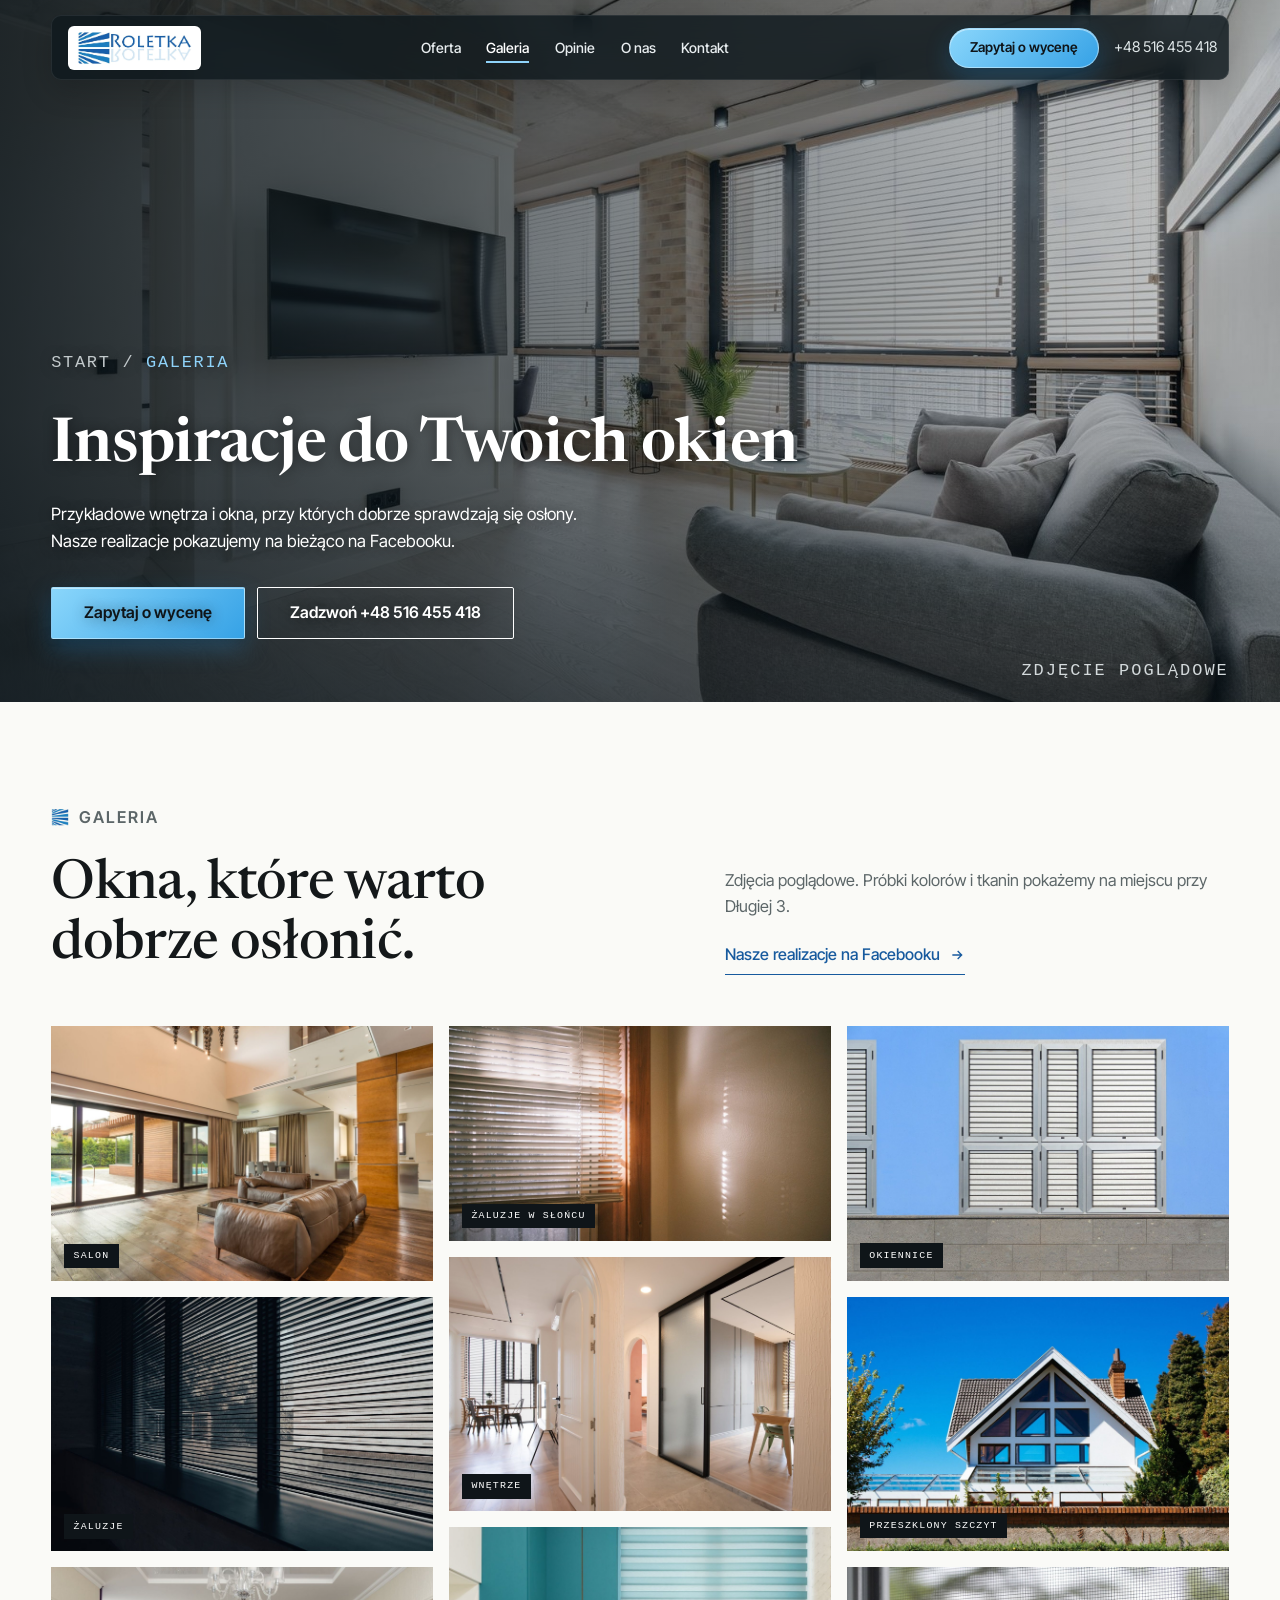
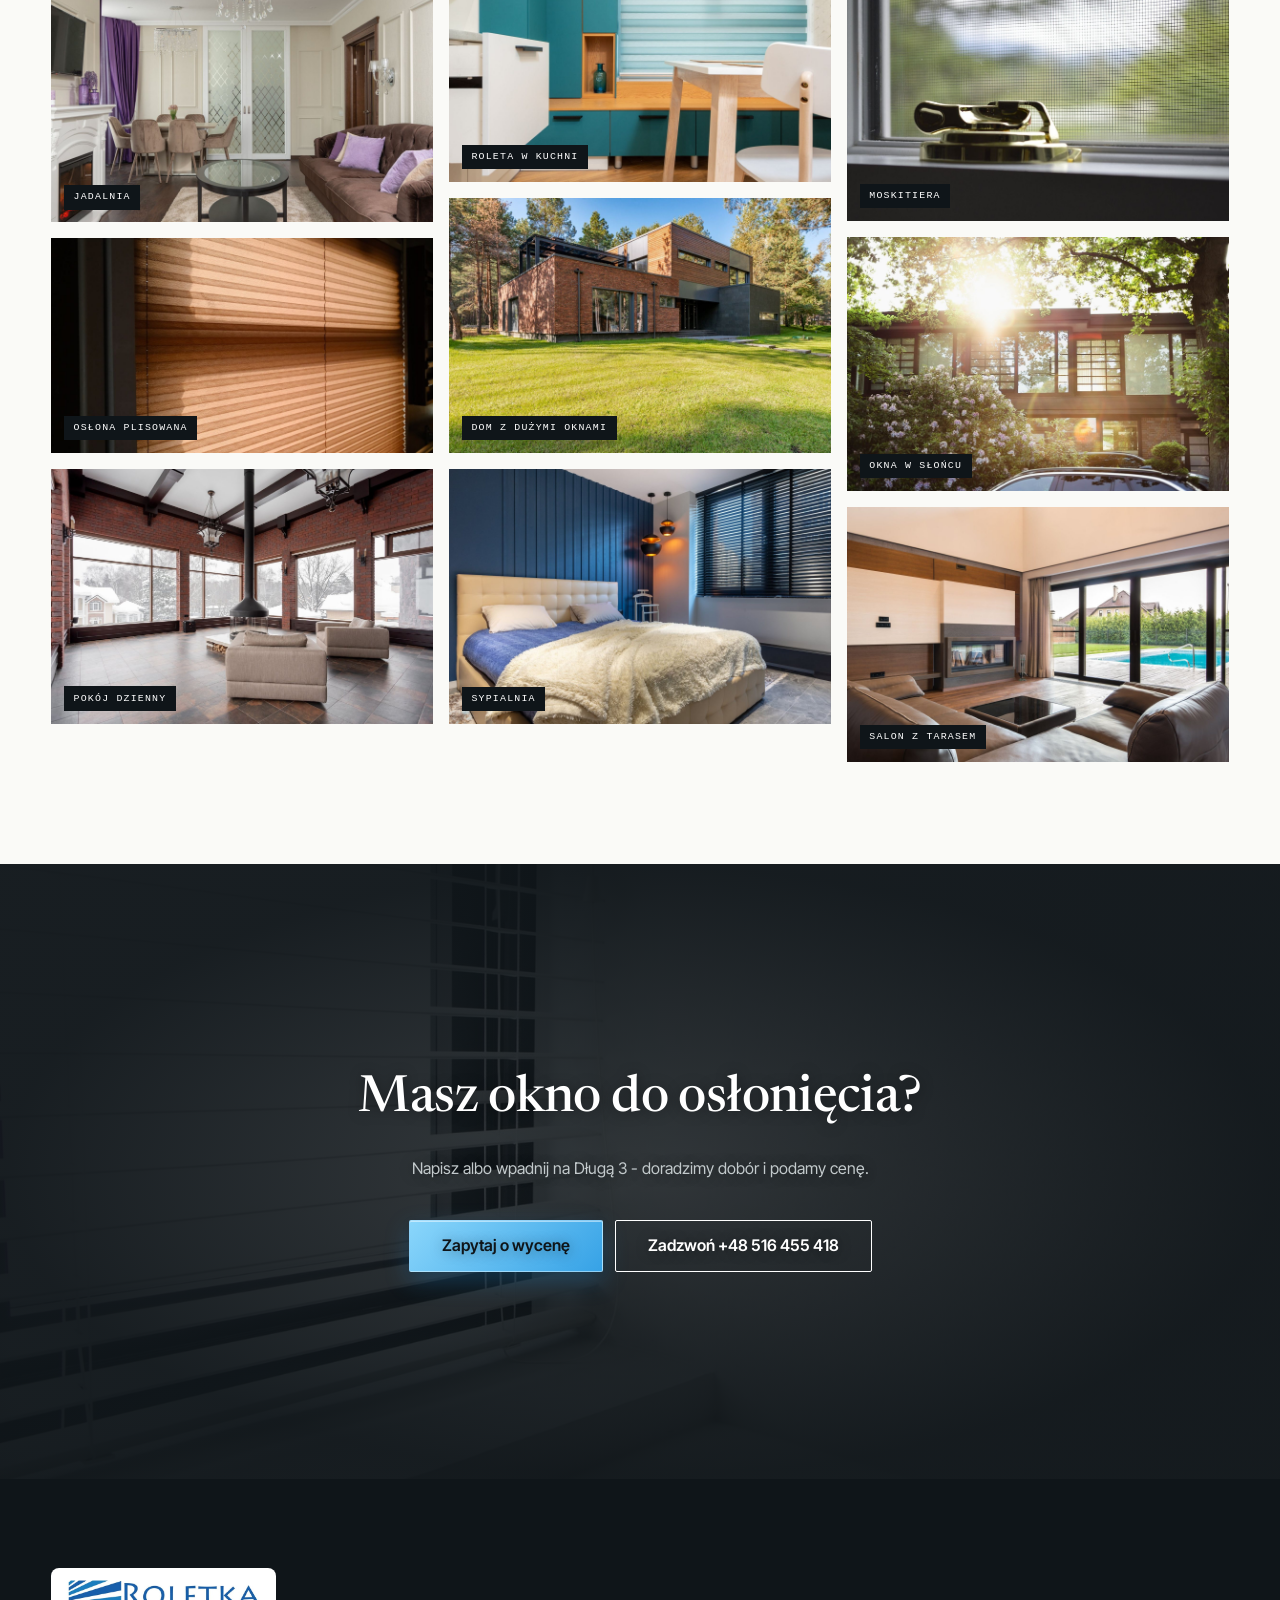
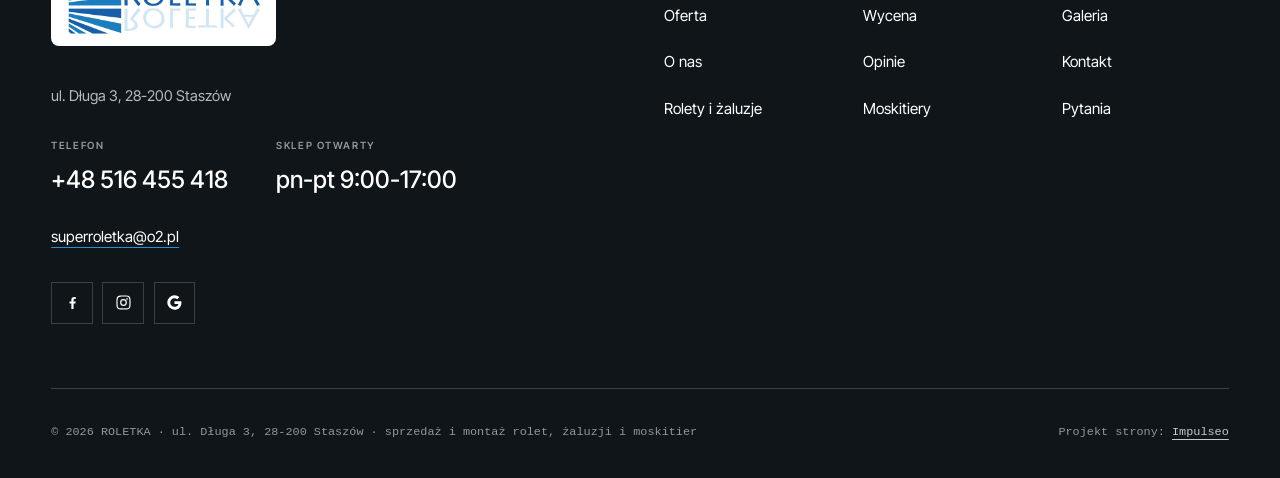
<file: realizacje.html>
<!DOCTYPE html>
<html lang="pl">
<head>
<meta charset="UTF-8">
<meta name="viewport" content="width=device-width, initial-scale=1.0">
<title>Galeria inspiracji · ROLETKA Staszów</title>
<meta name="description" content="Inspiracje: wnętrza i okna, przy których dobrze sprawdzają się rolety, żaluzje i moskitiery. ROLETKA, Staszów.">
<link rel="canonical" href="https://impulseo-pl.github.io/roletka/realizacje.html">
<meta name="robots" content="noindex, nofollow">
<meta name="theme-color" content="#0f1519">
<meta property="og:type" content="website">
<meta property="og:locale" content="pl_PL">
<meta property="og:site_name" content="ROLETKA">
<meta property="og:title" content="Galeria inspiracji · ROLETKA Staszów">
<meta property="og:description" content="Inspiracje: wnętrza i okna, przy których dobrze sprawdzają się rolety, żaluzje i moskitiery. ROLETKA, Staszów.">
<meta property="og:url" content="https://impulseo-pl.github.io/roletka/realizacje.html">
<meta property="og:image" content="https://impulseo-pl.github.io/roletka/img/og.jpg">
<meta property="og:image:width" content="1200">
<meta property="og:image:height" content="630">
<meta name="twitter:card" content="summary_large_image">
<link rel="icon" href="img/mark.png">
<script type="application/ld+json">{"@context": "https://schema.org", "@type": "LocalBusiness", "name": "ROLETKA", "url": "https://impulseo-pl.github.io/roletka/", "telephone": "+48516455418", "email": "superroletka@o2.pl", "image": "https://impulseo-pl.github.io/roletka/img/og.jpg", "address": {"@type": "PostalAddress", "streetAddress": "ul. Długa 3", "postalCode": "28-200", "addressLocality": "Staszów", "addressCountry": "PL"}, "openingHours": "Mo-Fr 09:00-17:00", "aggregateRating": {"@type": "AggregateRating", "ratingValue": "5.0", "reviewCount": "51"}, "sameAs": ["https://www.facebook.com/roletkastaszow/", "https://www.instagram.com/roletkastaszow/"]}</script>
<link rel="preconnect" href="https://fonts.googleapis.com">
<link rel="preconnect" href="https://fonts.gstatic.com" crossorigin>
<link href="https://fonts.googleapis.com/css2?family=Inter+Tight:wght@400;500;600&family=Newsreader:ital,opsz,wght@0,6..72,400..600;1,6..72,800&display=swap" rel="stylesheet">
<link rel="stylesheet" href="assets/styles.css?v=20261113">
<meta name="nb-deploy" content="e4530409fd41">
</head>
<body class="sub">
<a class="skip" href="#tresc">Przejdź do treści</a>
<header class="floatbar" aria-label="Nawigacja">
  <a class="fb-logo" href="index.html" aria-label="ROLETKA - strona główna"><img class="logo-img" src="img/logo.png" alt="ROLETKA" width="630" height="186"></a>
  <nav class="fb-nav"><a href="oferta.html">Oferta</a><a href="realizacje.html" aria-current="page">Galeria</a><a href="index.html#opinie">Opinie</a><a href="o-nas.html">O&nbsp;nas</a><a href="kontakt.html">Kontakt</a></nav>
  <div class="fb-right"><a class="pill-cta" href="kontakt.html">Zapytaj o&nbsp;wycenę</a><a class="top-phone" href="tel:+48516455418">+48 516 455 418</a><button class="burger" aria-label="Otwórz menu" aria-expanded="false"><span></span></button></div>
</header>
<nav class="mnav" aria-label="Menu mobilne"><button class="mnav-close" aria-label="Zamknij menu">×</button><a href="index.html">Strona główna</a><a href="oferta.html">Oferta</a><a href="realizacje.html">Galeria</a><a href="index.html#opinie">Opinie</a><a href="o-nas.html">O&nbsp;nas</a><a href="kontakt.html">Kontakt</a><a class="cta-fill" href="tel:+48516455418">Zadzwoń +48 516 455 418</a></nav>
<main id="tresc">
<section class="phead">
  <img src="img/p-salon.jpg" alt="" width="1600" height="1068" fetchpriority="high">
  <div class="wrap"><div class="phead-in">
    <p class="crumbs"><a href="index.html">Start</a> / <b>Galeria</b></p>
    <h1>Inspiracje do Twoich okien</h1>
    <p>Przykładowe wnętrza i&nbsp;okna, przy których dobrze sprawdzają się osłony. Nasze realizacje pokazujemy na bieżąco na Facebooku.</p>
    <div class="cta-row"><a class="cta-fill" href="kontakt.html">Zapytaj o&nbsp;wycenę</a><a class="cta-line" href="tel:+48516455418">Zadzwoń +48 516 455 418</a></div>
  </div></div>
  <p class="phead-note">Zdjęcie poglądowe</p>
</section>
<section class="sec bg-paper" aria-labelledby="gal-h">
  <div class="wrap">
    <div class="head-split"><div><p class="eyebrow">Galeria</p><h2 class="h2" id="gal-h">Okna, które warto dobrze osłonić.</h2></div>
    <div><p>Zdjęcia poglądowe. Próbki kolorów i&nbsp;tkanin pokażemy na miejscu przy Długiej 3.</p><a class="link-arrow" href="https://www.facebook.com/roletkastaszow/" target="_blank" rel="noopener">Nasze realizacje na Facebooku <svg viewBox="0 0 24 24" fill="none" stroke="currentColor" stroke-width="2" aria-hidden="true"><path d="M5 12h14M13 6l6 6-6 6"/></svg></a></div></div>
    <div class="masonry"><figure><img src="img/g1.jpg" alt="Salon - zdjęcie poglądowe" width="1600" height="1068"><figcaption>Salon</figcaption></figure><figure><img src="img/p-ciemne.jpg" alt="Żaluzje - zdjęcie poglądowe" width="1600" height="1066"><figcaption>Żaluzje</figcaption></figure><figure><img src="img/g2.jpg" alt="Jadalnia - zdjęcie poglądowe" width="1600" height="1068"><figcaption>Jadalnia</figcaption></figure><figure><img src="img/p-plisy.jpg" alt="Osłona plisowana - zdjęcie poglądowe" width="1600" height="900"><figcaption>Osłona plisowana</figcaption></figure><figure><img src="img/g4.jpg" alt="Pokój dzienny - zdjęcie poglądowe" width="1600" height="1066"><figcaption>Pokój dzienny</figcaption></figure><figure><img src="img/p-swiatlo.jpg" alt="Żaluzje w słońcu - zdjęcie poglądowe" width="1600" height="900"><figcaption>Żaluzje w&nbsp;słońcu</figcaption></figure><figure><img src="img/g5.jpg" alt="Wnętrze - zdjęcie poglądowe" width="1600" height="1066"><figcaption>Wnętrze</figcaption></figure><figure><img src="img/p-rolety.jpg" alt="Roleta w kuchni - zdjęcie poglądowe" width="1600" height="1068"><figcaption>Roleta w&nbsp;kuchni</figcaption></figure><figure><img src="img/g7.jpg" alt="Dom z dużymi oknami - zdjęcie poglądowe" width="1600" height="1068"><figcaption>Dom z&nbsp;dużymi oknami</figcaption></figure><figure><img src="img/p-sypialnia.jpg" alt="Sypialnia - zdjęcie poglądowe" width="1600" height="1068"><figcaption>Sypialnia</figcaption></figure><figure><img src="img/g3.jpg" alt="Okiennice - zdjęcie poglądowe" width="1600" height="1066"><figcaption>Okiennice</figcaption></figure><figure><img src="img/g8.jpg" alt="Przeszklony szczyt - zdjęcie poglądowe" width="1600" height="1066"><figcaption>Przeszklony szczyt</figcaption></figure><figure><img src="img/p-moskitiera.jpg" alt="Moskitiera - zdjęcie poglądowe" width="1580" height="1050"><figcaption>Moskitiera</figcaption></figure><figure><img src="img/g6.jpg" alt="Okna w słońcu - zdjęcie poglądowe" width="1600" height="1066"><figcaption>Okna w&nbsp;słońcu</figcaption></figure><figure><img src="img/about.jpg" alt="Salon z tarasem - zdjęcie poglądowe" width="1600" height="1068"><figcaption>Salon z&nbsp;tarasem</figcaption></figure></div>
  </div>
</section>
</main>
<section class="final stopklatka" aria-labelledby="final-h">
  <div class="stk-bg" style="background-image:url(img/p-zaluzje.jpg)" aria-hidden="true"></div>
  <div class="wrap">
    <h2 id="final-h">Masz okno do osłonięcia?</h2>
    <p>Napisz albo wpadnij na Długą 3 - doradzimy dobór i&nbsp;podamy cenę.</p>
    <div class="cta-row"><a class="cta-fill" href="kontakt.html">Zapytaj o&nbsp;wycenę</a><a class="cta-line" href="tel:+48516455418">Zadzwoń +48 516 455 418</a></div>
  </div>
</section>
<footer class="foot">
  <div class="wrap">
    <div class="foot-top">
      <div>
        <a class="foot-logo" href="index.html"><img src="img/logo.png" alt="ROLETKA" width="630" height="186" loading="lazy"></a>
        <p class="foot-addr"><a href="https://maps.google.com/?cid=5020246042224176464" target="_blank" rel="noopener">ul. Długa 3, 28-200 Staszów</a></p>
        <div class="foot-ph">
          <div><small>Telefon</small><a href="tel:+48516455418">+48 516 455 418</a></div>
          <div><small>Sklep otwarty</small><a href="kontakt.html">pn-pt 9:00-17:00</a></div>
        </div>
        <a class="foot-mail" href="mailto:superroletka@o2.pl">superroletka@o2.pl</a>
        <div class="soc">
          <a href="https://www.facebook.com/roletkastaszow/" target="_blank" rel="noopener" aria-label="Facebook"><svg viewBox="0 0 24 24" aria-hidden="true"><path d="M13.5 21v-7.5h2.6l.4-3h-3V8.6c0-.9.3-1.5 1.5-1.5h1.6V4.4c-.3 0-1.2-.1-2.3-.1-2.3 0-3.9 1.4-3.9 4v2.2H7.8v3h2.6V21z"/></svg></a>
          <a href="https://www.instagram.com/roletkastaszow/" target="_blank" rel="noopener" aria-label="Instagram"><svg viewBox="0 0 24 24" aria-hidden="true"><path d="M12 7.2A4.8 4.8 0 1 0 12 16.8 4.8 4.8 0 0 0 12 7.2zm0 7.9a3.1 3.1 0 1 1 0-6.2 3.1 3.1 0 0 1 0 6.2zM17 5.8a1.1 1.1 0 1 0 0 2.2 1.1 1.1 0 0 0 0-2.2zM12 3.6c2.7 0 3 0 4.1.1 2.7.1 4 1.4 4.1 4.1.1 1.1.1 1.4.1 4.2s0 3-.1 4.1c-.1 2.7-1.4 4-4.1 4.1-1.1.1-1.4.1-4.1.1s-3 0-4.1-.1c-2.7-.1-4-1.4-4.1-4.1C3.6 15 3.6 14.7 3.6 12s0-3 .1-4.1C3.8 5.2 5.1 3.9 7.9 3.8 9 3.6 9.3 3.6 12 3.6zM12 2c-2.7 0-3.1 0-4.2.1C4.1 2.2 2.2 4.1 2.1 7.8 2 8.9 2 9.3 2 12s0 3.1.1 4.2c.1 3.7 2 5.6 5.7 5.7 1.1.1 1.5.1 4.2.1s3.1 0 4.2-.1c3.7-.1 5.6-2 5.7-5.7.1-1.1.1-1.5.1-4.2s0-3.1-.1-4.2c-.1-3.7-2-5.6-5.7-5.7C15.1 2 14.7 2 12 2z"/></svg></a>
          <a href="https://maps.google.com/?cid=5020246042224176464" target="_blank" rel="noopener" aria-label="Wizytówka Google"><svg viewBox="0 0 24 24" aria-hidden="true"><path d="M21.6 10.2H12v3.9h5.5c-.5 2.5-2.7 4-5.5 4a6.1 6.1 0 1 1 0-12.2c1.5 0 2.9.5 4 1.4l2.9-2.9A10.2 10.2 0 0 0 12 1.8a10.2 10.2 0 1 0 0 20.4c5.9 0 9.8-4.1 9.8-9.9 0-.7-.1-1.4-.2-2.1z"/></svg></a>
        </div>
      </div>
      <nav class="foot-nav" aria-label="Stopka">
        <a href="oferta.html">Oferta</a><a href="oferta.html#wycena">Wycena</a><a href="realizacje.html">Galeria</a>
        <a href="o-nas.html">O&nbsp;nas</a><a href="index.html#opinie">Opinie</a><a href="kontakt.html">Kontakt</a>
        <a href="oferta.html#rolety">Rolety i&nbsp;żaluzje</a><a href="oferta.html#moskitiery">Moskitiery</a><a href="index.html#pytania">Pytania</a>
      </nav>
    </div>
    <div class="foot-bot">
      <p>© 2026 ROLETKA · ul. Długa 3, 28-200 Staszów · sprzedaż i&nbsp;montaż rolet, żaluzji i&nbsp;moskitier</p>
      <p>Projekt strony: <a class="foot-credit" href="https://impulseo.pl" target="_blank" rel="noopener">Impulseo</a></p>
    </div>
  </div>
</footer>
<div class="sticky-call"><a href="tel:+48516455418">Zadzwoń</a><a href="kontakt.html">Zapytaj o&nbsp;wycenę</a></div>
<script src="assets/main.js?v=20261113" defer></script>
</body>
</html>
</file>
<file: assets/styles.css>
/* ROLETKA - układ wzorowany 1:1 na swellroofing.com (prośba zespołu 13.11.2026) */
:root{
  --ink-deep:#0f1519;--ink:#14181a;--ink-panel:#151c20;--ink-body:#3f4647;
  --slate:#5c6668;--slate-soft:#8c9394;--rule-dark:#394043;
  --paper:#fafaf7;--paper-sunken:#f4f3ef;--hairline:#e3e1dc;--white:#fff;
  --brand:#2490d6;--brand-deep:#195eab;--brand-text:#175a9e;--brand-light:#8fd3fa;
  --accent:#2490d6;--accent-d:#195eab;--accent-soft:#e6f2fb;
  --btn-grad:linear-gradient(135deg,#8ad6fb,#36a2e6);
  --btn-shadow:inset 0 1px 0 #ffffff7a,0 2px 6px #0417192e,0 9px 24px #2490d64d;
  --display:"Newsreader",Georgia,serif;
  --sans:"Inter Tight",system-ui,-apple-system,"Segoe UI",sans-serif;
  --mono:ui-monospace,SFMono-Regular,Menlo,Consolas,monospace;
  --gutter:clamp(1.25rem,4vw,3.5rem);
  --maxw:1440px;
  --ease:cubic-bezier(.16,.84,.44,1);
  --img-zoom:1.05;--img-dur:1.4s;
}
*,*::before,*::after{box-sizing:border-box}
html{scroll-behavior:smooth;-webkit-text-size-adjust:100%}
body{margin:0;font-family:var(--sans);font-size:1rem;line-height:1.6;color:var(--ink-body);background:var(--paper);-webkit-font-smoothing:antialiased}
img{max-width:100%;display:block}
a{color:inherit}
h1,h2,h3,h4{font-family:var(--display);font-weight:500;color:var(--ink);margin:0;letter-spacing:-.012em;line-height:1.08;text-wrap:balance}
p{margin:0}
.skip{position:absolute;left:-9999px;top:0;background:var(--ink);color:#fff;padding:.6rem 1rem;z-index:100}
.skip:focus{left:1rem}
.wrap{width:min(100% - 2*var(--gutter),var(--maxw));margin-inline:auto}

/* ---------- etykieta sekcji z pasami z logo ---------- */
.eyebrow{display:inline-flex;align-items:center;gap:.6rem;font-size:.72rem;font-weight:600;letter-spacing:.12em;text-transform:uppercase;color:var(--brand-text);margin-bottom:1.6rem}
.eyebrow::before{content:"";width:18px;height:17px;background:url(../img/mark.png) center/contain no-repeat;flex:none}
.on-dark .eyebrow{color:#fff}

/* ---------- przyciski ---------- */
.cta-fill,.cta-line,.cta-dark{position:relative;display:inline-flex;align-items:center;justify-content:center;gap:.5rem;min-height:3.25rem;padding:.85rem 2rem;font:600 1rem/1.2 var(--sans);text-decoration:none;border-radius:2px;cursor:pointer;transition:transform .5s var(--ease),background-color .5s var(--ease),color .5s var(--ease),border-color .5s var(--ease),box-shadow .5s var(--ease)}
.cta-fill{background:var(--btn-grad);color:var(--ink-deep);border:1px solid #d6f1ff80;box-shadow:var(--btn-shadow)}
.cta-fill:hover{transform:translateY(-2px);box-shadow:inset 0 1px 0 #ffffff7a,0 4px 10px #0417192e,0 14px 30px #2490d666}
.cta-line{background:transparent;color:#fff;border:1.5px solid #fff}
.cta-line:hover{background:#fff;color:var(--ink-deep)}
.cta-line.ink{color:var(--ink);border-color:var(--ink)}
.cta-line.ink:hover{background:var(--ink);color:#fff}
.cta-dark{background:var(--ink);color:#fff;border:1px solid var(--ink)}
.cta-dark:hover{background:var(--brand-deep);border-color:var(--brand-deep)}
.cta-row{display:flex;flex-wrap:wrap;gap:.75rem}
.link-arrow{display:inline-flex;align-items:center;gap:.55rem;color:var(--brand-text);font-weight:500;text-decoration:none;padding-bottom:.4rem;border-bottom:1.5px solid currentColor;transition:gap .4s var(--ease)}
.link-arrow:hover{gap:.9rem}
.link-arrow svg{width:16px;height:16px}
.on-dark .link-arrow{color:#fff}

/* ---------- HERO ---------- */
.hero{position:relative;isolation:isolate;min-height:100svh;display:flex;flex-direction:column;color:#fff;overflow:clip;background:#123f63}
.hero-bg{position:absolute;inset:0;width:100%;height:100%;object-fit:cover;object-position:60% 50%;z-index:-2}
.hero::before{content:"";position:absolute;inset:0;z-index:-1;background:
  linear-gradient(180deg,rgba(14,74,128,.92) 0%,rgba(20,100,160,.66) 24%,rgba(20,100,160,.12) 50%,rgba(10,20,26,.1) 72%,rgba(10,20,26,.55) 100%),
  linear-gradient(90deg,rgba(10,30,48,.55) 0%,rgba(10,30,48,.18) 46%,rgba(10,30,48,0) 70%)}
.hero-word{font-family:var(--display);font-style:italic;font-weight:800;color:#f6f0e6;font-size:clamp(4.2rem,16.8vw,16.2rem);line-height:.9;letter-spacing:.02em;padding:clamp(1.2rem,2.4vw,2.2rem) var(--gutter) 0;margin:0;white-space:nowrap;text-shadow:0 2px 30px rgba(0,30,60,.18);user-select:none}
.topbar{display:flex;align-items:center;justify-content:space-between;gap:1.5rem;padding:clamp(1rem,2.4vw,2.2rem) var(--gutter) 0}
.topnav{display:flex;align-items:center;gap:clamp(1rem,2.6vw,2.6rem)}
.topnav a,.topnav button{font:500 .9rem/1 var(--sans);color:#fff;text-decoration:none;background:none;border:0;padding:.5rem 0;cursor:pointer;position:relative}
.topnav a::after{content:"";position:absolute;left:0;right:0;bottom:0;height:1.5px;background:currentColor;transform:scaleX(0);transform-origin:left;transition:transform .45s var(--ease)}
.topnav a:hover::after,.topnav a[aria-current="page"]::after{transform:scaleX(1)}
.top-cta{display:flex;align-items:center;gap:1.1rem}
.pill-cta{display:inline-flex;align-items:center;gap:.5rem;padding:.75rem 1.25rem;border-radius:999px;background:var(--btn-grad);color:var(--ink-deep);font:600 .85rem/1 var(--sans);text-decoration:none;box-shadow:var(--btn-shadow);border:1px solid #d6f1ff80;transition:transform .5s var(--ease),box-shadow .5s var(--ease)}
.pill-cta:hover{transform:translateY(-2px)}
.top-phone{color:#fff;text-decoration:none;font-size:1rem;white-space:nowrap}
.top-phone:hover{text-decoration:underline;text-underline-offset:4px}
.hero-copy{padding:clamp(1.6rem,4vh,3rem) var(--gutter) clamp(2rem,6vh,4rem);max-width:min(64rem,100%)}
.hero h1{color:#fff;font-weight:600;font-size:clamp(2.3rem,4.6vw,4.4rem);line-height:1.04;text-shadow:0 2px 24px rgba(0,20,40,.35);letter-spacing:-.015em}
.hero-lead{margin-top:1.3rem;font-size:clamp(1rem,1.25vw,1.12rem);max-width:34rem;color:#fff;text-shadow:0 1px 12px rgba(0,20,40,.4)}
.hero .cta-row{margin-top:1.8rem}
.top-cta .top-phone{background:rgba(10,30,48,.72);padding:.6rem 1rem;border-radius:999px}
.topnav,.top-cta,.hero-copy,.hero .cta-line{text-shadow:0 1px 14px rgba(0,0,0,.5)}
.final{text-shadow:0 1px 14px rgba(0,0,0,.4)}
.hero-spacer{flex:1}
.trustbar{background:rgba(15,21,25,.94);color:#fff}
.trustbar ul{list-style:none;margin:0 auto;padding:1.1rem 0;width:min(96%,1440px);display:grid;grid-template-columns:repeat(5,1fr)}
.trustbar li{display:flex;flex-direction:column;align-items:center;justify-content:center;text-align:center;padding:.35rem 1rem;border-left:1px solid var(--brand)}
.trustbar li:first-child{border-left:0}
.trustbar .k{font:500 1.08rem/1.2 var(--sans);display:inline-flex;align-items:center;gap:.35rem}
.trustbar .k svg{width:15px;height:15px;fill:#fff}
.trustbar .v{font-size:.78rem;color:#c3cacc;margin-top:.2rem}

/* ---------- pasek pływający (po przewinięciu i na podstronach) ---------- */
.floatbar{position:fixed;top:clamp(.5rem,1.2vw,1rem);left:var(--gutter);right:var(--gutter);z-index:50;display:flex;align-items:center;justify-content:space-between;gap:1rem;padding:.6rem .7rem .6rem 1rem;border-radius:10px;background:rgba(15,25,30,.82);backdrop-filter:blur(14px);-webkit-backdrop-filter:blur(14px);border:1px solid rgba(255,255,255,.08);box-shadow:0 10px 30px rgba(0,0,0,.18);transform:translateY(-140%);transition:transform .6s var(--ease)}
.floatbar.show,.sub .floatbar{transform:none}
.fb-logo{display:inline-flex;align-items:center;background:#fff;border-radius:6px;padding:.3rem .55rem}
.fb-logo img{height:34px;width:auto}
.fb-nav{display:flex;align-items:center;gap:clamp(.9rem,2vw,2rem)}
.fb-nav a{color:#e9eef0;text-decoration:none;font:500 .88rem/1 var(--sans);padding:.5rem 0;position:relative}
.fb-nav a::after{content:"";position:absolute;left:0;right:0;bottom:0;height:1.5px;background:var(--brand-light);transform:scaleX(0);transform-origin:left;transition:transform .45s var(--ease)}
.fb-nav a:hover::after,.fb-nav a[aria-current="page"]::after{transform:scaleX(1)}
.fb-nav a[aria-current="page"]{color:#fff}
.fb-right{display:flex;align-items:center;gap:.9rem}
.fb-right .top-phone{font-size:.92rem;color:#dfe6e8}
.burger{display:none;width:44px;height:44px;border-radius:8px;border:1px solid rgba(255,255,255,.25);background:transparent;color:#fff;cursor:pointer;align-items:center;justify-content:center}
.burger span,.burger span::before,.burger span::after{display:block;width:18px;height:1.5px;background:#fff;position:relative;content:""}
.burger span::before{position:absolute;top:-6px}.burger span::after{position:absolute;top:6px}
.mnav{position:fixed;inset:0;z-index:60;background:var(--ink-deep);color:#fff;padding:5.5rem var(--gutter) 2rem;display:flex;flex-direction:column;gap:.2rem;transform:translateX(100%);transition:transform .5s var(--ease);visibility:hidden}
.mnav.open{transform:none;visibility:visible}
.mnav a{color:#fff;text-decoration:none;font:500 1.6rem/1.2 var(--display);padding:.75rem 0;border-bottom:1px solid var(--rule-dark)}
.mnav .cta-fill{margin-top:1.5rem;font-family:var(--sans);font-size:1rem;border:0;padding:1rem 2rem}
.mnav-close{position:absolute;top:1.2rem;right:var(--gutter);width:44px;height:44px;border-radius:8px;border:1px solid rgba(255,255,255,.25);background:none;color:#fff;font-size:1.6rem;cursor:pointer}

/* ---------- sekcje ---------- */
.sec{padding:clamp(5rem,8vw,9rem) 0}
.bg-paper{background:var(--paper)}.bg-white{background:#fff}.bg-sunken{background:var(--paper-sunken)}
.bg-ink{background:var(--ink-deep);color:#c8cfd1}
.bg-ink h2,.bg-ink h3{color:#fff}
.h2{font-size:clamp(2.3rem,4.3vw,4rem)}
.head-split{display:grid;grid-template-columns:minmax(0,1fr) minmax(18rem,31.5rem);align-items:end;gap:clamp(2rem,5vw,6rem);margin-bottom:clamp(2.5rem,4vw,4rem)}
.head-split p{font-size:1.02rem;color:var(--slate)}
.head-split .link-arrow{margin-top:1.4rem}
.bg-ink .head-split p{color:#b8c0c2}

/* O nas */
.about{display:grid;grid-template-columns:minmax(0,1fr) minmax(0,.95fr);gap:clamp(2.5rem,8vw,9rem);align-items:start}
.about h2{font-size:clamp(2.4rem,4.5vw,4.1rem);max-width:13ch}
.about-txt p{margin-top:1.5rem;max-width:36rem;font-size:1.02rem}
.about-txt .cta-row{margin-top:2.6rem;align-items:center;gap:1.6rem}
.about-fig{margin:2.8rem 0 0}
.about-fig .frame{overflow:hidden;aspect-ratio:4/3}
.about-fig img{width:100%;height:100%;object-fit:cover;transition:transform var(--img-dur) var(--ease),filter var(--img-dur) var(--ease)}
.about-fig:hover img{transform:scale(var(--img-zoom));filter:brightness(1.05)}
.fig-cap{display:flex;justify-content:space-between;gap:1rem;margin-top:1rem;font-size:.8rem;color:var(--ink)}
.fig-cap .r{font-size:.66rem;letter-spacing:.12em;text-transform:uppercase;color:var(--brand-text);font-weight:600}

/* Opinie */
.rev{display:grid;grid-template-columns:minmax(0,1fr) minmax(0,1fr);gap:clamp(2.5rem,7vw,8rem)}
.rev h2{font-size:clamp(2.4rem,4.3vw,4rem);max-width:12ch}
.rev-quote{margin-top:3rem;max-width:30rem}
.rev-quote .qm{font-family:var(--display);font-style:italic;font-size:3rem;line-height:.5;color:var(--brand-text);display:block;height:1.4rem}
.rev-quote blockquote{margin:1rem 0 0;font:400 clamp(1.4rem,2vw,1.7rem)/1.45 var(--sans);color:var(--ink);letter-spacing:-.01em}
.rev-quote .who{margin-top:1.4rem;font-size:.9rem;color:var(--slate)}
.rev-quote .who b{color:var(--ink)}
.rev-left-cta{margin-top:4rem}
.rev-left-cta p{color:var(--slate);max-width:20rem;margin-bottom:1.4rem}
.rating-row{display:flex;justify-content:flex-end;gap:2.5rem;margin:5rem 0 2.4rem}
.rating{display:flex;align-items:center;gap:.8rem;text-decoration:none;color:var(--ink)}
.rating .g{width:22px;height:22px}
.rating .num{font:600 2.3rem/1 var(--sans);letter-spacing:-.02em}
.rating .stars{display:flex;gap:2px}.rating .stars svg{width:15px;height:15px;fill:var(--brand)}
.rating small{display:block;font-size:.8rem;color:var(--ink-body)}
.rev-list-head{display:flex;justify-content:space-between;align-items:center;padding-bottom:1rem;border-bottom:1px solid var(--hairline);font-size:.7rem;letter-spacing:.12em;text-transform:uppercase;color:var(--ink-body);font-weight:600}
.rev-pause{background:none;border:0;font:500 .78rem var(--sans);color:var(--slate);cursor:pointer;letter-spacing:0;text-transform:none}
.rev-window{height:30rem;overflow:hidden;position:relative;-webkit-mask-image:linear-gradient(180deg,transparent 0,#000 6%,#000 86%,transparent 100%);mask-image:linear-gradient(180deg,transparent 0,#000 6%,#000 86%,transparent 100%)}
.rev-track{animation:revscroll 46s linear infinite}
.rev-window:hover .rev-track,.rev-window.paused .rev-track{animation-play-state:paused}
@keyframes revscroll{to{transform:translateY(-50%)}}
.rev-item{padding:1.6rem 0;border-bottom:1px solid var(--hairline)}
.rev-item p{max-width:60ch;color:var(--ink-body);font-size:1rem;line-height:1.65;display:-webkit-box;-webkit-line-clamp:4;-webkit-box-orient:vertical;overflow:hidden}
.rev-item.open p{-webkit-line-clamp:unset}
.rev-more{background:none;border:0;padding:0;margin-top:.6rem;font:600 .82rem var(--sans);color:var(--ink);cursor:pointer}
.rev-meta{display:flex;align-items:center;gap:.5rem;margin-top:.8rem;font-size:.85rem;color:var(--slate)}
.rev-meta .stars{display:flex;gap:2px}.rev-meta .stars svg{width:13px;height:13px;fill:var(--brand)}
.rev-meta b{color:var(--ink)}
.rev-all{display:inline-flex;margin-top:1.8rem;gap:.5rem;font-weight:600;color:var(--ink);text-decoration:none}
.rev-all:hover{color:var(--brand-text)}
.rev-all svg{width:16px;height:16px;align-self:center}

/* Ciemna sekcja z suwakiem (odpowiednik "Before & After") */
.dark-pat{position:relative;isolation:isolate;overflow:hidden}
.dark-pat::before{content:"";position:absolute;inset:0;z-index:-1;opacity:.07;background-image:url(../img/mark.png);background-size:46px auto;background-repeat:repeat;filter:grayscale(1) brightness(2.2)}
.cmp-grid{display:grid;grid-template-columns:minmax(0,2.55fr) minmax(16rem,1fr);gap:1.4rem}
.cmp{position:relative;aspect-ratio:16/9.2;overflow:hidden;user-select:none;touch-action:pan-y;cursor:ew-resize;background:#222}
.cmp img{position:absolute;inset:0;width:100%;height:100%;object-fit:cover}
.cmp-after{position:absolute;inset:0;clip-path:inset(0 0 0 var(--pos,50%))}

.shade{position:absolute;inset:0;transition:background .6s var(--ease)}
.shade.rolety{background:linear-gradient(180deg,rgba(236,231,221,.84),rgba(226,220,208,.88)),repeating-linear-gradient(90deg,rgba(0,0,0,.025) 0 2px,transparent 2px 5px);background-blend-mode:multiply}
.shade.rolety::before{content:"";position:absolute;left:0;right:0;top:0;height:5%;background:linear-gradient(180deg,#e9e5dc,#cfc8bb);box-shadow:0 2px 8px rgba(0,0,0,.18)}
.shade.rolety::after{content:"";position:absolute;left:0;right:0;bottom:0;height:2.2%;background:#bdb5a6;box-shadow:0 -1px 0 rgba(255,255,255,.4)}
.shade.zaluzje{background:repeating-linear-gradient(180deg,rgba(236,230,218,.96) 0,rgba(214,206,192,.96) 13px,rgba(20,24,26,.28) 13px,rgba(20,24,26,.28) 17px)}
.shade.moskitiery{background:repeating-linear-gradient(0deg,rgba(25,30,32,.38) 0 1px,transparent 1px 4px),repeating-linear-gradient(90deg,rgba(25,30,32,.38) 0 1px,transparent 1px 4px);box-shadow:inset 0 0 0 10px rgba(240,240,236,.92)}
.cmp-line{position:absolute;top:0;bottom:0;left:var(--pos,50%);width:2px;background:#fff;transform:translateX(-1px)}
.cmp-knob{position:absolute;top:50%;left:var(--pos,50%);width:44px;height:44px;margin:-22px 0 0 -22px;border-radius:50%;background:#fff;display:grid;place-items:center;box-shadow:0 4px 16px rgba(0,0,0,.25)}
.cmp-knob svg{width:20px;height:20px;stroke:var(--ink);fill:none;stroke-width:2}
.cmp-tag{position:absolute;top:1rem;font:500 .66rem/1 var(--mono);letter-spacing:.14em;color:#fff;background:rgba(15,21,25,.78);padding:.45rem .6rem}
.cmp-tag.l{left:1rem}.cmp-tag.r{right:1rem}
.cmp-drag{position:absolute;left:var(--pos,50%);top:calc(50% + 2.2rem);transform:translateX(-50%);font:500 .62rem/1 var(--mono);letter-spacing:.14em;color:#fff;background:rgba(15,21,25,.78);padding:.45rem .6rem;white-space:nowrap}
.cmp-foot{display:flex;justify-content:space-between;margin-top:.9rem;font:400 .74rem var(--mono);color:#9aa3a5;letter-spacing:.04em}
.cmp-tabs{display:grid;grid-template-columns:repeat(3,1fr);gap:.7rem;margin-top:1rem}
.cmp-tab{position:relative;height:5.2rem;overflow:hidden;border:1.5px solid transparent;background:#000;cursor:pointer;padding:0;text-align:left;color:#fff}
.cmp-tab{background:#1c2428}
.swatch{position:absolute;inset:0;opacity:.32;transition:opacity .5s var(--ease)}
.swatch.rolety{background:linear-gradient(180deg,#e9e3d6,#cfc6b4)}
.swatch.zaluzje{background:repeating-linear-gradient(180deg,#e6dfd0 0 9px,#1c2428 9px 12px)}
.swatch.moskitiery{background:repeating-linear-gradient(0deg,#e6e6e0 0 1px,transparent 1px 4px),repeating-linear-gradient(90deg,#e6e6e0 0 1px,transparent 1px 4px)}
.cmp-tab:hover .swatch,.cmp-tab[aria-selected="true"] .swatch{opacity:.55}
.cmp-tab span{position:relative;display:block;padding:.7rem .8rem;font:400 .62rem/1.3 var(--mono);letter-spacing:.12em;color:#d0d6d8}
.cmp-tab b{display:block;font:600 .92rem/1.2 var(--sans);letter-spacing:0;color:#fff;margin-top:.2rem}
.cmp-tab[aria-selected="true"]{border-color:var(--brand)}
.cmp-tab[aria-selected="true"]::after{content:"WYBRANE";position:absolute;top:.4rem;right:.4rem;font:500 .55rem/1 var(--mono);letter-spacing:.1em;background:var(--brand);color:var(--ink-deep);padding:.3rem .4rem}
.cmp-panel{border:1px solid var(--rule-dark);background:rgba(21,28,32,.85);padding:1.6rem 1.4rem;display:flex;flex-direction:column}
.cmp-panel .ttl{font:400 .74rem/1.5 var(--mono);color:var(--brand-light);letter-spacing:.08em;text-transform:uppercase;padding-bottom:1.2rem;border-bottom:1px solid var(--rule-dark)}
.cmp-panel dl{margin:0;flex:1}
.cmp-panel dt{font:400 .64rem var(--mono);letter-spacing:.14em;color:#8f989a;margin-top:1.1rem}
.cmp-panel dd{margin:.35rem 0 0;padding-bottom:1rem;border-bottom:1px solid var(--rule-dark);color:#fff;font-weight:500;font-size:.95rem;line-height:1.45}
.cmp-panel .link-arrow{margin-top:1.6rem;align-self:flex-start}

/* Wstęga zdjęć (karuzela w łuku) */
.ribbon{text-align:center;overflow:hidden}
.ribbon .eyebrow{justify-content:center}
.ribbon h2{font-size:clamp(2.3rem,4.3vw,4rem);max-width:14ch;margin-inline:auto}
.ribbon .lead{max-width:40rem;margin:1.4rem auto 0;color:var(--ink-body)}
.ribbon .cta-row{justify-content:center;margin-top:2.2rem}
.ribbon .cta-dark,.ribbon .cta-line.ink{font-size:.8rem;letter-spacing:.06em;text-transform:uppercase;min-height:3rem;padding:.8rem 2.3rem}
.ring{position:relative;height:clamp(18rem,32vw,27rem);margin-top:2.6rem;perspective:1000px;perspective-origin:50% 50%;cursor:grab;touch-action:pan-y;outline:none}
.ring:active{cursor:grabbing}
.ring-item{position:absolute;left:50%;top:50%;width:clamp(10rem,19vw,17.5rem);aspect-ratio:4/3.1;margin:0;transform-style:preserve-3d;will-change:transform;box-shadow:0 22px 40px -18px rgba(0,0,0,.35)}
.ring-item img{width:100%;height:100%;object-fit:cover;pointer-events:none}
.ring-note{font:400 .7rem var(--mono);color:var(--slate);margin-top:1.4rem;letter-spacing:.04em}

/* Wycena (odpowiednik "Cost guide") */
.cost{display:grid;grid-template-columns:minmax(0,.95fr) minmax(0,1.05fr);gap:clamp(2rem,6vw,6rem);align-items:center}
.cost h2{font-size:clamp(2.4rem,4.4vw,4.1rem);max-width:12ch}
.cost-txt p{margin-top:2rem;max-width:30rem;font-size:1.02rem}
.cost-txt .cta-fill{margin-top:2.2rem}
.bids{position:relative;min-height:26rem}
.bid{position:absolute;padding:1.6rem 1.8rem;font-family:var(--mono);box-shadow:0 30px 60px -25px rgba(0,0,0,.45)}
.bid-b{right:0;top:0;width:min(100%,25rem);background:#14191c;color:#c9d0d2;transform:rotate(1.6deg)}
.bid-a{left:0;bottom:0;width:min(100%,28rem);background:#f6f2e8;color:#2c3133;transform:rotate(-1.4deg);border:1px solid #e4dccb}
.bid .lbl{font-size:.64rem;letter-spacing:.14em;color:#8f989a;text-transform:uppercase}
.bid-a .lbl{color:var(--brand-text)}
.bid-b .q{display:flex;justify-content:space-between;align-items:baseline;margin-top:1.6rem;font-size:.85rem}
.bid-b .q b{font:600 1.8rem var(--mono);color:#fff}
.bid-b .n{margin-top:1.2rem;padding-top:1rem;border-top:1px dashed #3c4447;font-size:.7rem;color:#8f989a}
.bid-a ul{list-style:none;margin:1.2rem 0 0;padding:0;font-size:.76rem}
.bid-a li{display:flex;gap:.4rem;padding:.32rem 0}
.bid-a li span:nth-child(2){flex:1;border-bottom:1px dotted #b9b19f;transform:translateY(-.35em)}
.bid-a .tot{display:flex;justify-content:space-between;align-items:baseline;margin-top:1.1rem;padding-top:.9rem;border-top:2px solid #2c3133;font-weight:700;font-size:.8rem}
.bid-a .tot b{font-size:1.05rem}
.bids-note{position:absolute;right:0;top:12.6rem;font:400 .66rem var(--mono);color:#4b5557}

/* Oferta - dwie duże karty */
.offer-grid{display:grid;grid-template-columns:1fr 1fr;gap:1.2rem}
.offer{background:#fff;border:1px solid var(--hairline);border-radius:2px;display:flex;flex-direction:column}
.offer-top{padding:1.75rem 1.75rem 2.4rem}
.offer-img{overflow:hidden;aspect-ratio:2/1}
.offer-img img{width:100%;height:100%;object-fit:cover;transition:transform var(--img-dur) var(--ease),filter var(--img-dur) var(--ease)}
.offer:hover .offer-img img{transform:scale(var(--img-zoom));filter:brightness(1.05)}
.offer-h{display:flex;justify-content:space-between;align-items:center;gap:1rem;margin-top:1.8rem}
.offer-h h3{font-size:clamp(1.5rem,2.1vw,1.9rem);letter-spacing:.01em}
.sq-arrow{width:2.75rem;height:2.75rem;flex:none;display:grid;place-items:center;border:1.5px solid var(--ink);color:var(--ink);text-decoration:none;transition:background-color .5s var(--ease),color .5s var(--ease)}
.sq-arrow:hover{background:var(--ink);color:#fff}
.sq-arrow svg{width:18px;height:18px}
.offer-top>p{margin-top:1rem;color:var(--slate);max-width:28rem;font-size:.95rem}
.offer-sub{display:grid;grid-template-columns:1fr 1fr;border-top:1px solid var(--hairline);margin-top:auto}
.offer-sub a{display:block;padding:1.5rem 1.4rem 1.7rem;text-decoration:none;border-top:1px solid var(--hairline);transition:background-color .5s var(--ease)}
.offer-sub a:nth-child(-n+2){border-top:0}
.offer-sub a:nth-child(odd){border-right:1px solid var(--hairline)}
.offer-sub a:hover{background:var(--paper)}
.offer-sub h4{display:flex;justify-content:space-between;gap:.5rem;font-size:1.12rem;font-weight:500}
.offer-sub h4 span{color:var(--slate);font-family:var(--sans);font-size:.9rem;transition:transform .4s var(--ease)}
.offer-sub a:hover h4 span{transform:translateX(4px);color:var(--brand-text)}
.offer-sub p{margin-top:1rem;font-size:.85rem;color:var(--slate);line-height:1.55}
.offer-note{margin-top:2rem;font-size:.92rem;color:var(--ink-body)}
.offer-note a{color:var(--brand-text);font-weight:600}

/* Dlaczego my */
.why{display:grid;grid-template-columns:minmax(0,1fr) minmax(0,.72fr);gap:clamp(2rem,4vw,4rem);align-items:center}
.why h2{font-size:clamp(2.3rem,4vw,3.6rem);max-width:15ch}
.why-grid{display:grid;grid-template-columns:1fr 1fr;margin-top:2.6rem;border-top:1px solid var(--hairline)}
.why-grid div{padding:1.4rem 1.4rem 1.6rem 0;border-bottom:1px solid var(--hairline)}
.why-grid div:nth-child(even){padding-left:1.4rem;border-left:1px solid var(--hairline)}
.why-grid .n{font:400 .7rem var(--mono);color:var(--brand-text);letter-spacing:.06em}
.why-grid h3{font-size:1.25rem;margin-top:.8rem}
.why-grid p{margin-top:.55rem;font-size:.95rem;color:var(--slate);max-width:20rem}
.why-fig{position:relative;margin:0 calc(-1 * var(--gutter)) 0 0;overflow:hidden;aspect-ratio:9/10}
.why-fig img{width:100%;height:100%;object-fit:cover;transition:transform var(--img-dur) var(--ease),filter var(--img-dur) var(--ease)}
.why-fig:hover img{transform:scale(var(--img-zoom));filter:brightness(1.05)}
.why-fig figcaption{position:absolute;left:1rem;bottom:1rem;background:rgba(15,21,25,.88);color:#fff;font-size:.82rem;padding:.6rem .9rem}

/* Gdzie jesteśmy (odpowiednik "Service areas") */
.area h2{font-size:clamp(2.3rem,4vw,3.6rem);max-width:17ch}
.area-grid{display:grid;grid-template-columns:minmax(0,1fr) minmax(0,1fr) minmax(18rem,1.05fr);gap:clamp(1.5rem,3vw,3rem);margin-top:3rem;align-items:start}
.area-col h3{font-size:1.35rem;letter-spacing:.02em}
.area-col .ph{display:block;margin-top:1rem;font:400 1.35rem var(--mono);color:var(--brand-text);text-decoration:none;letter-spacing:.02em}
.area-col .ph:hover{text-decoration:underline}
.area-col p,.area-col ul{margin-top:1.4rem;color:var(--slate);font-size:.95rem;line-height:1.75}
.area-col ul{list-style:none;padding:0}
.area-col li{display:flex;justify-content:space-between;gap:1rem;border-bottom:1px dotted var(--hairline);padding:1rem 0}
.area-col li b{font-weight:500;color:var(--ink)}
.area-col .row-link{display:flex;justify-content:space-between;align-items:center;margin-top:1.6rem;padding-top:1rem;border-top:1px solid var(--hairline);text-decoration:none;color:var(--ink);font-weight:600;font-size:.95rem}
.area-col .row-link svg{width:20px;height:20px;color:var(--brand-text);transition:transform .4s var(--ease)}
.area-col .row-link:hover svg{transform:translateX(4px)}
.map-box{background:#fff;padding:6px;box-shadow:0 10px 30px -12px rgba(0,0,0,.2)}
.map-box iframe{display:block;width:100%;height:16rem;border:0;filter:saturate(.75)}

/* FAQ */
.faq-list{border-top:1px solid var(--hairline)}
.faq-row{border-bottom:1px solid var(--hairline)}
.faq-q{width:100%;display:grid;grid-template-columns:3rem 1fr auto;align-items:center;gap:1rem;padding:1.4rem 0;background:none;border:0;text-align:left;cursor:pointer;color:var(--ink)}
.faq-q .n{font:400 .7rem var(--mono);color:var(--slate)}
.faq-q h3{font-size:clamp(1.3rem,2vw,1.75rem);font-weight:400}
.faq-q .pl{width:2.4rem;height:2.4rem;border-radius:50%;border:1px solid var(--hairline);display:grid;place-items:center;color:var(--brand-text);font-size:1.2rem;transition:transform .5s var(--ease),background-color .5s var(--ease)}
.faq-row.open .pl{transform:rotate(45deg);background:var(--accent-soft)}
.faq-a{display:grid;grid-template-rows:0fr;transition:grid-template-rows .5s var(--ease)}
.faq-row.open .faq-a{grid-template-rows:1fr}
.faq-a>div{overflow:hidden}
.faq-a p{padding:0 4rem 1.6rem 4rem;max-width:calc(58ch + 8rem);color:var(--ink-body)}
.faq-more{display:inline-block;margin-top:2rem;color:var(--brand-text);font-weight:600}

/* CTA końcowe */
.final{position:relative;isolation:isolate;min-height:clamp(30rem,48vw,42rem);display:grid;place-items:center;text-align:center;color:#fff;overflow:hidden;background:var(--ink-deep)}
.stk-bg{position:absolute;inset:0;z-index:-2;background-size:cover;background-position:center;opacity:.38;filter:grayscale(.25)}
.final::before{content:"";position:absolute;inset:0;z-index:-1;background:radial-gradient(ellipse at center,rgba(15,21,25,.55) 0%,rgba(15,21,25,.9) 70%)}
.final h2{color:#fff;font-size:clamp(2.2rem,4vw,3.6rem);max-width:20ch;margin-inline:auto}
.final p{max-width:min(100%,58ch);margin:1.8rem auto 0;color:#c3cacc}
.final .cta-row{justify-content:center;margin-top:2.4rem}
.final .cta-fill,.final .cta-line{min-width:12rem}

/* Stopka */
.foot{background:var(--ink-deep);color:#b5bdbf;padding:clamp(4.5rem,7vw,7.5rem) 0 2.2rem}
.foot-top{display:grid;grid-template-columns:minmax(0,1fr) minmax(0,1fr);gap:3rem}
.foot-logo{display:inline-block;background:#fff;border-radius:8px;padding:.6rem .9rem}
.foot-logo img{height:58px;width:auto}
.foot-addr{margin-top:2rem;font-size:.92rem}
.foot-addr a{color:inherit;text-decoration:none}
.foot-ph{display:flex;gap:3rem;margin-top:1.8rem}
.foot-ph small{display:block;font-size:.62rem;letter-spacing:.16em;color:#8f989a;font-weight:600;text-transform:uppercase}
.foot-ph a{display:block;margin-top:.5rem;color:#fff;text-decoration:none;font-size:1.5rem;font-weight:500}
.foot-mail{display:inline-block;margin-top:1.6rem;color:#fff;font-size:.95rem;text-underline-offset:5px;text-decoration-color:var(--brand)}
.soc{display:flex;gap:.6rem;margin-top:2rem}
.soc a{width:2.6rem;height:2.6rem;display:grid;place-items:center;border:1px solid var(--rule-dark);color:#fff;transition:border-color .4s var(--ease),background-color .4s var(--ease)}
.soc a:hover{border-color:var(--brand);background:rgba(36,144,214,.15)}
.soc svg{width:17px;height:17px;fill:currentColor}
.foot-nav{display:grid;grid-template-columns:repeat(3,1fr);grid-auto-rows:min-content;gap:1.4rem 2rem;padding-top:2.2rem;align-content:start}
.foot-nav a{color:#fff;text-decoration:none;font-size:.95rem}
.foot-nav a:hover{color:var(--brand-light)}
.foot-bot{display:flex;justify-content:space-between;align-items:center;flex-wrap:wrap;gap:1rem;margin-top:4rem;padding-top:2rem;border-top:1px solid var(--rule-dark);font:400 .74rem/1.9 var(--mono);color:#8f989a}
.foot-bot a{color:#c3cacc;text-underline-offset:4px}
.foot-credit{color:#c3cacc}

/* ---------- PODSTRONY ---------- */
.phead{position:relative;isolation:isolate;min-height:min(78svh,46rem);display:flex;align-items:flex-end;color:#fff;overflow:hidden;background:#123f63}
.phead>img{position:absolute;inset:0;width:100%;height:100%;object-fit:cover;z-index:-2}
.phead::before{content:"";position:absolute;inset:0;z-index:-1;background:linear-gradient(90deg,rgba(12,22,28,.86) 0%,rgba(12,22,28,.55) 45%,rgba(12,22,28,.2) 100%),linear-gradient(0deg,rgba(12,22,28,.45),transparent 40%)}
.phead>.wrap{flex:none;width:min(100% - 2*var(--gutter),var(--maxw))}
.phead-in{padding:8.5rem 0 clamp(3rem,7vh,5rem);max-width:52rem;text-shadow:0 1px 14px rgba(0,0,0,.45)}
.crumbs{font:400 .7rem var(--mono);letter-spacing:.1em;text-transform:uppercase;color:#c3cacc}
.crumbs a{color:#c3cacc;text-decoration:none}
.crumbs b{color:var(--brand-light);font-weight:400}
.phead h1{color:#fff;font-weight:600;font-size:clamp(2.4rem,4.8vw,4.4rem);margin-top:2.6rem}
.phead p{margin-top:1.3rem;max-width:34rem;font-size:1.06rem}
.phead .cta-row{margin-top:2rem}
.phead-note{position:absolute;right:var(--gutter);bottom:1.4rem;font:400 .64rem var(--mono);letter-spacing:.12em;color:#d4dadc;text-transform:uppercase}

.masonry{columns:3 20rem;column-gap:1rem}
.masonry figure{break-inside:avoid;margin:0 0 1rem;overflow:hidden;position:relative}
.masonry img{width:100%;height:auto;transition:transform var(--img-dur) var(--ease),filter var(--img-dur) var(--ease)}
.masonry figure:hover img{transform:scale(var(--img-zoom));filter:brightness(1.05)}
.masonry figcaption{position:absolute;left:.8rem;bottom:.8rem;font:500 .62rem/1 var(--mono);letter-spacing:.12em;text-transform:uppercase;background:#0f1519;color:#fff;padding:.45rem .6rem}

.steps{display:grid;grid-template-columns:repeat(4,1fr);border-top:1px solid var(--hairline)}
.steps div{padding:1.6rem 1.4rem 1.8rem 0;border-right:1px solid var(--hairline)}
.steps div+div{padding-left:1.4rem}
.steps div:last-child{border-right:0}
.steps .n{font:400 .7rem var(--mono);color:var(--brand-text)}
.steps h3{font-size:1.3rem;margin-top:.8rem}
.steps p{margin-top:.6rem;font-size:.93rem;color:var(--slate)}

.contact-grid{display:grid;grid-template-columns:minmax(0,1fr) minmax(0,1.1fr);gap:clamp(2rem,6vw,6rem);align-items:start}
.cform{background:#fff;border:1px solid var(--hairline);padding:clamp(1.5rem,3vw,2.6rem)}
.cform h3{font-size:1.6rem}
.cform .fld{margin-top:1.2rem}
.cform label{display:block;font:600 .68rem var(--sans);letter-spacing:.12em;text-transform:uppercase;color:var(--ink);margin-bottom:.45rem}
.cform input,.cform textarea{width:100%;font:400 1rem var(--sans);padding:.85rem .9rem;border:1px solid var(--hairline);background:var(--paper);color:var(--ink);border-radius:2px}
.cform input:focus,.cform textarea:focus{outline:2px solid var(--brand);outline-offset:1px;background:#fff}
.cform textarea{min-height:8rem;resize:vertical}
.cform .cta-fill{margin-top:1.6rem;width:100%}
.cform small{display:block;margin-top:1rem;color:var(--slate);font-size:.82rem}

:focus-visible{outline:2px solid var(--brand);outline-offset:3px}

/* pasek kontaktu na telefonie */
.sticky-call{display:none}
@media (max-width:760px){
  .sticky-call{display:grid;grid-template-columns:1fr 1.4fr;gap:.5rem;position:fixed;left:.6rem;right:.6rem;bottom:.6rem;z-index:40;padding:.45rem;border-radius:10px;background:rgba(15,21,25,.92);backdrop-filter:blur(10px);-webkit-backdrop-filter:blur(10px);box-shadow:0 10px 30px rgba(0,0,0,.25)}
  .sticky-call a{display:flex;align-items:center;justify-content:center;min-height:2.9rem;padding:.5rem 1rem;border-radius:6px;font:600 .92rem var(--sans);text-decoration:none;color:#fff;border:1px solid rgba(255,255,255,.3)}
  .sticky-call a+a{background:var(--btn-grad);color:var(--ink-deep);border-color:transparent}
  .phead-in{padding-bottom:6rem}
  .phead::before{background:linear-gradient(180deg,rgba(12,22,28,.5) 0%,rgba(12,22,28,.74) 38%,rgba(12,22,28,.86) 100%)}
  .foot{padding-bottom:5.5rem}
}

/* ---------- RESPONSYWNOŚĆ ---------- */
@media (max-width:1100px){
  .topnav{display:none}
  .fb-nav,.fb-right .top-phone{display:none}
  .burger{display:inline-flex}
  .trustbar ul{grid-template-columns:repeat(5,1fr)}
  .trustbar li{padding:.3rem .5rem}
  .cmp-grid{grid-template-columns:1fr}
  .area-grid{grid-template-columns:1fr 1fr}
  .map-box{grid-column:1/-1}
}
@media (max-width:900px){
  .head-split,.about,.rev,.cost,.why,.contact-grid,.foot-top{grid-template-columns:1fr}
  .about-fig{margin-top:0}
  .rating-row{justify-content:flex-start;margin-top:0}
  .offer-grid{grid-template-columns:1fr}
  .why-fig{margin:0;aspect-ratio:4/3}
  .bids{min-height:24rem}
  .steps{grid-template-columns:1fr 1fr}
  .steps div:nth-child(2){border-right:0}
  .steps div:nth-child(3){padding-left:0}
  .trustbar ul{grid-template-columns:repeat(5,minmax(7.5rem,1fr));overflow-x:auto;scrollbar-width:none;width:100%;padding-inline:var(--gutter)}
}
@media (max-width:640px){
  .phead{min-height:100svh}
  .top-cta .top-phone{display:none}
  .hero-word{font-size:15.2vw;letter-spacing:0}
  .hero::before{background:linear-gradient(180deg,rgba(14,74,128,.92) 0%,rgba(20,100,160,.6) 22%,rgba(10,30,48,.5) 50%,rgba(10,20,26,.7) 100%)}
  .hero h1{font-size:2.15rem}
  .hero .cta-row a{flex:1 1 100%}
  .area-grid{grid-template-columns:1fr}
  .offer-sub{grid-template-columns:1fr}
  .offer-sub a{border-right:0!important;border-top:1px solid var(--hairline)!important}
  .offer-sub a:first-child{border-top:0!important}
  .why-grid{grid-template-columns:1fr}
  .why-grid div:nth-child(even){padding-left:0;border-left:0}
  .faq-q{grid-template-columns:2rem 1fr auto}
  .faq-a p{padding:0 0 1.4rem 3rem}
  .cmp-tabs{grid-template-columns:1fr 1fr 1fr;gap:.4rem}
  .cmp-tab span{padding:.5rem}
  .cmp-tab[aria-selected="true"]::after{display:none}
  .bid{padding:1.2rem}
  .bid-b{width:88%}.bid-a{width:94%}
  .bids-note{display:none}
  .foot-ph{flex-direction:column;gap:1.2rem}
  .foot-nav{grid-template-columns:1fr 1fr}
  .steps{grid-template-columns:1fr}
  .steps div{border-right:0!important;padding-left:0!important;border-bottom:1px solid var(--hairline)}
  .rev-window{height:26rem}
  .phead-note{display:none}
  .floatbar{padding:.45rem .5rem .45rem .6rem}
  .fb-logo img{height:28px}
  .fb-right .pill-cta{padding:.65rem .9rem;font-size:.78rem}
}
@media (prefers-reduced-motion:reduce){
  *,*::before,*::after{animation:none!important;transition:none!important;scroll-behavior:auto!important}
  .rev-window{overflow:auto}
}
</file>
